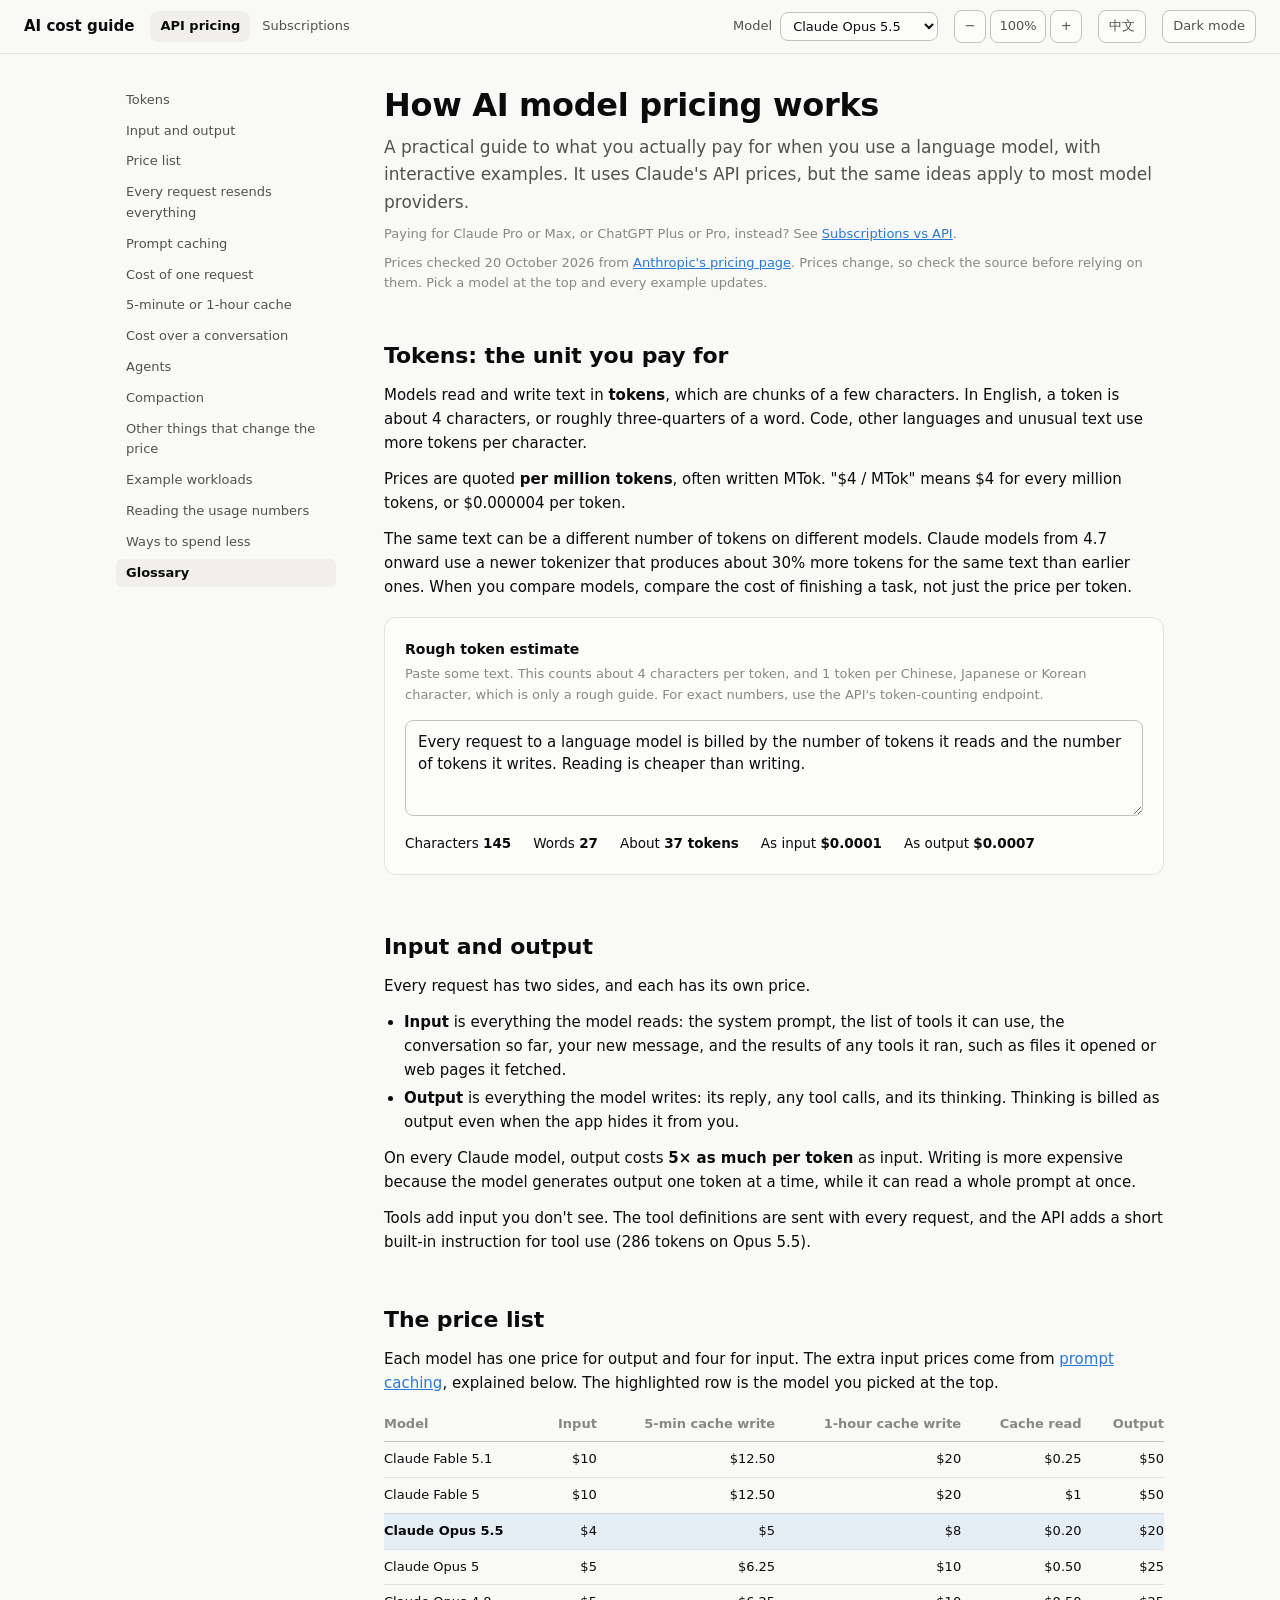
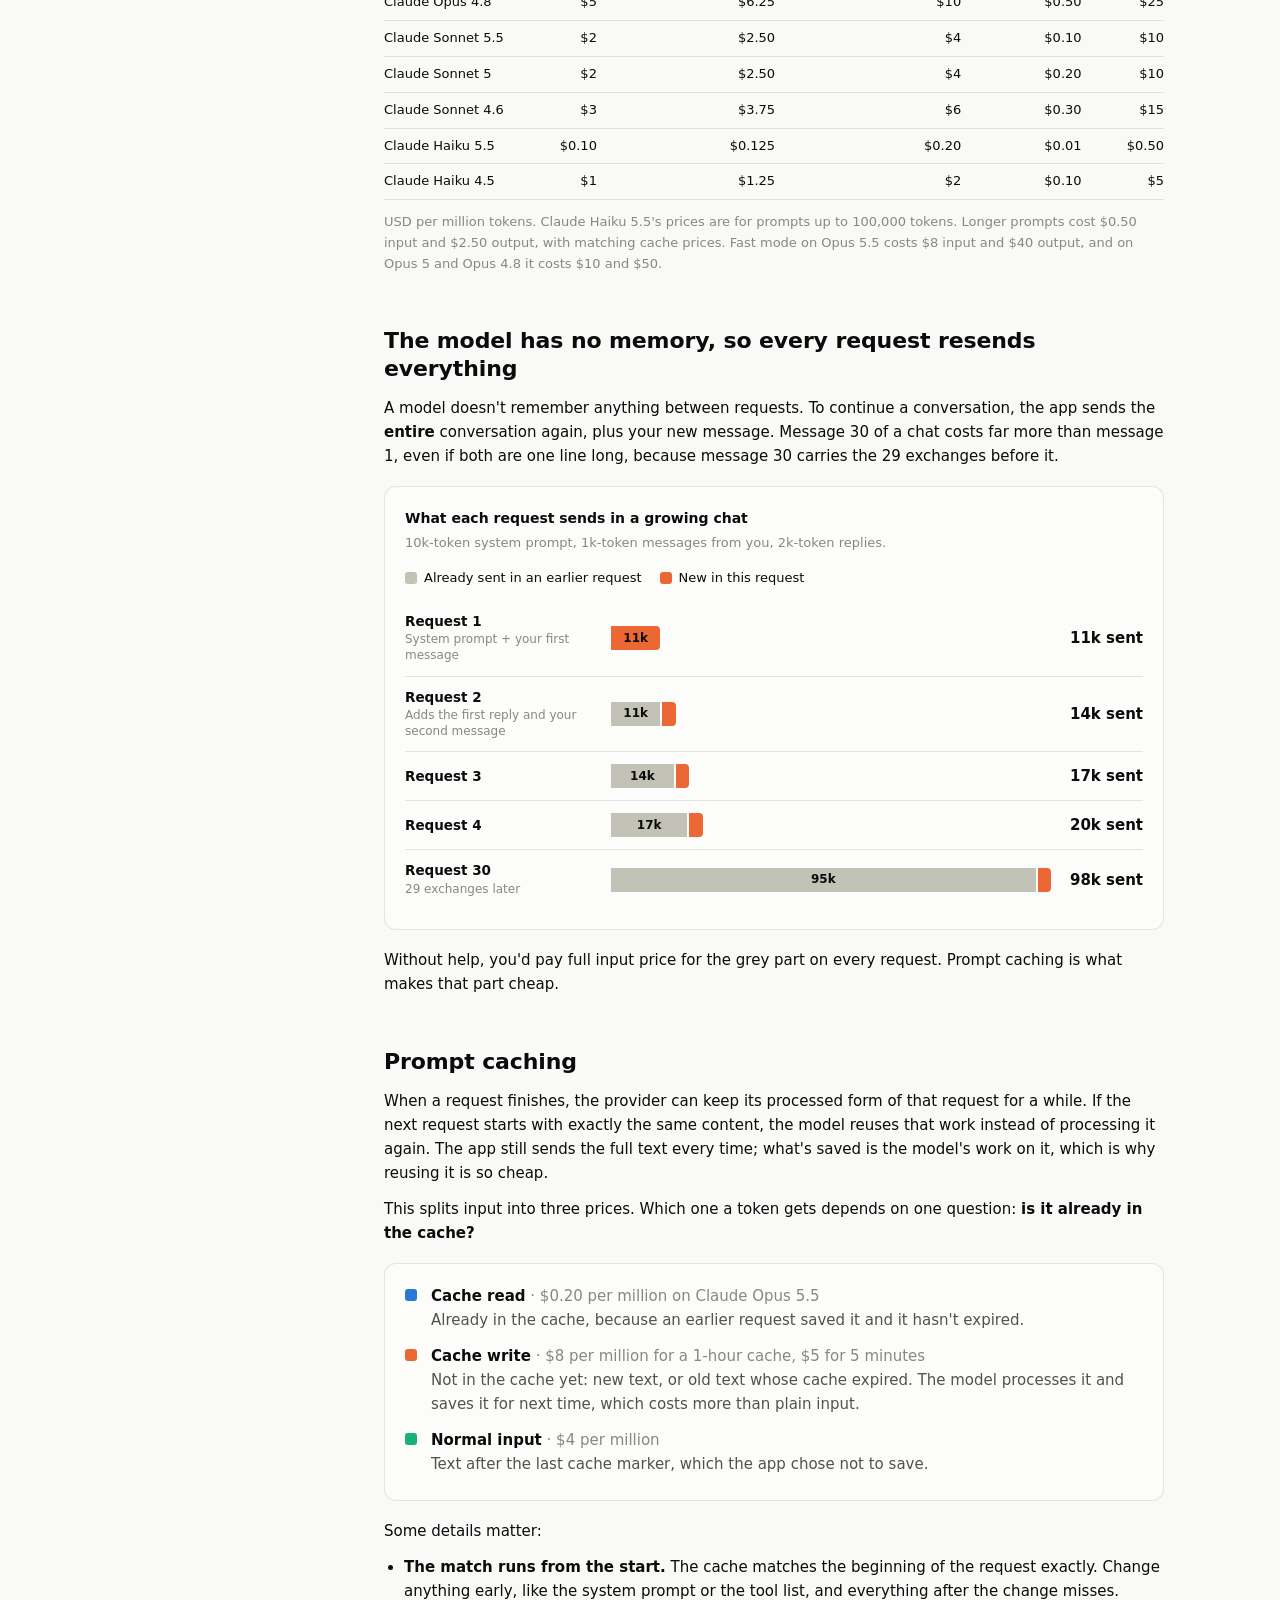
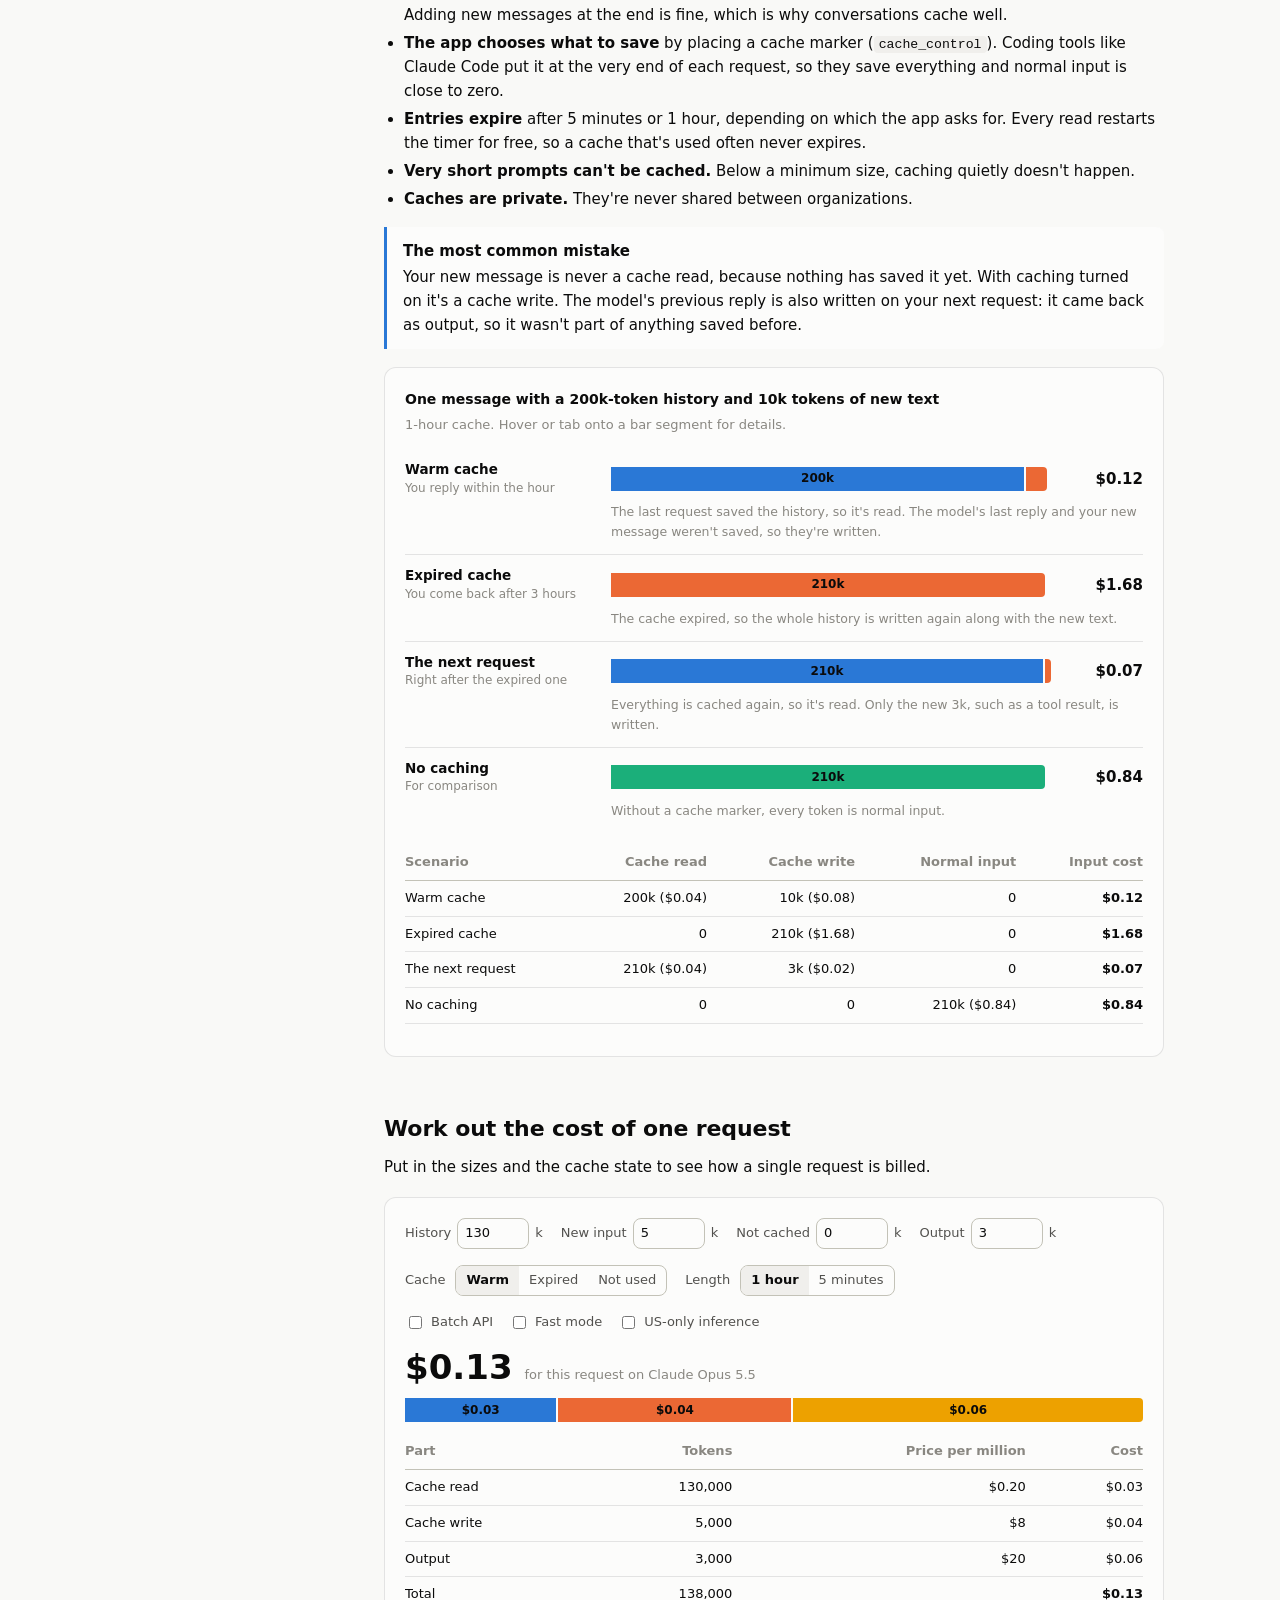
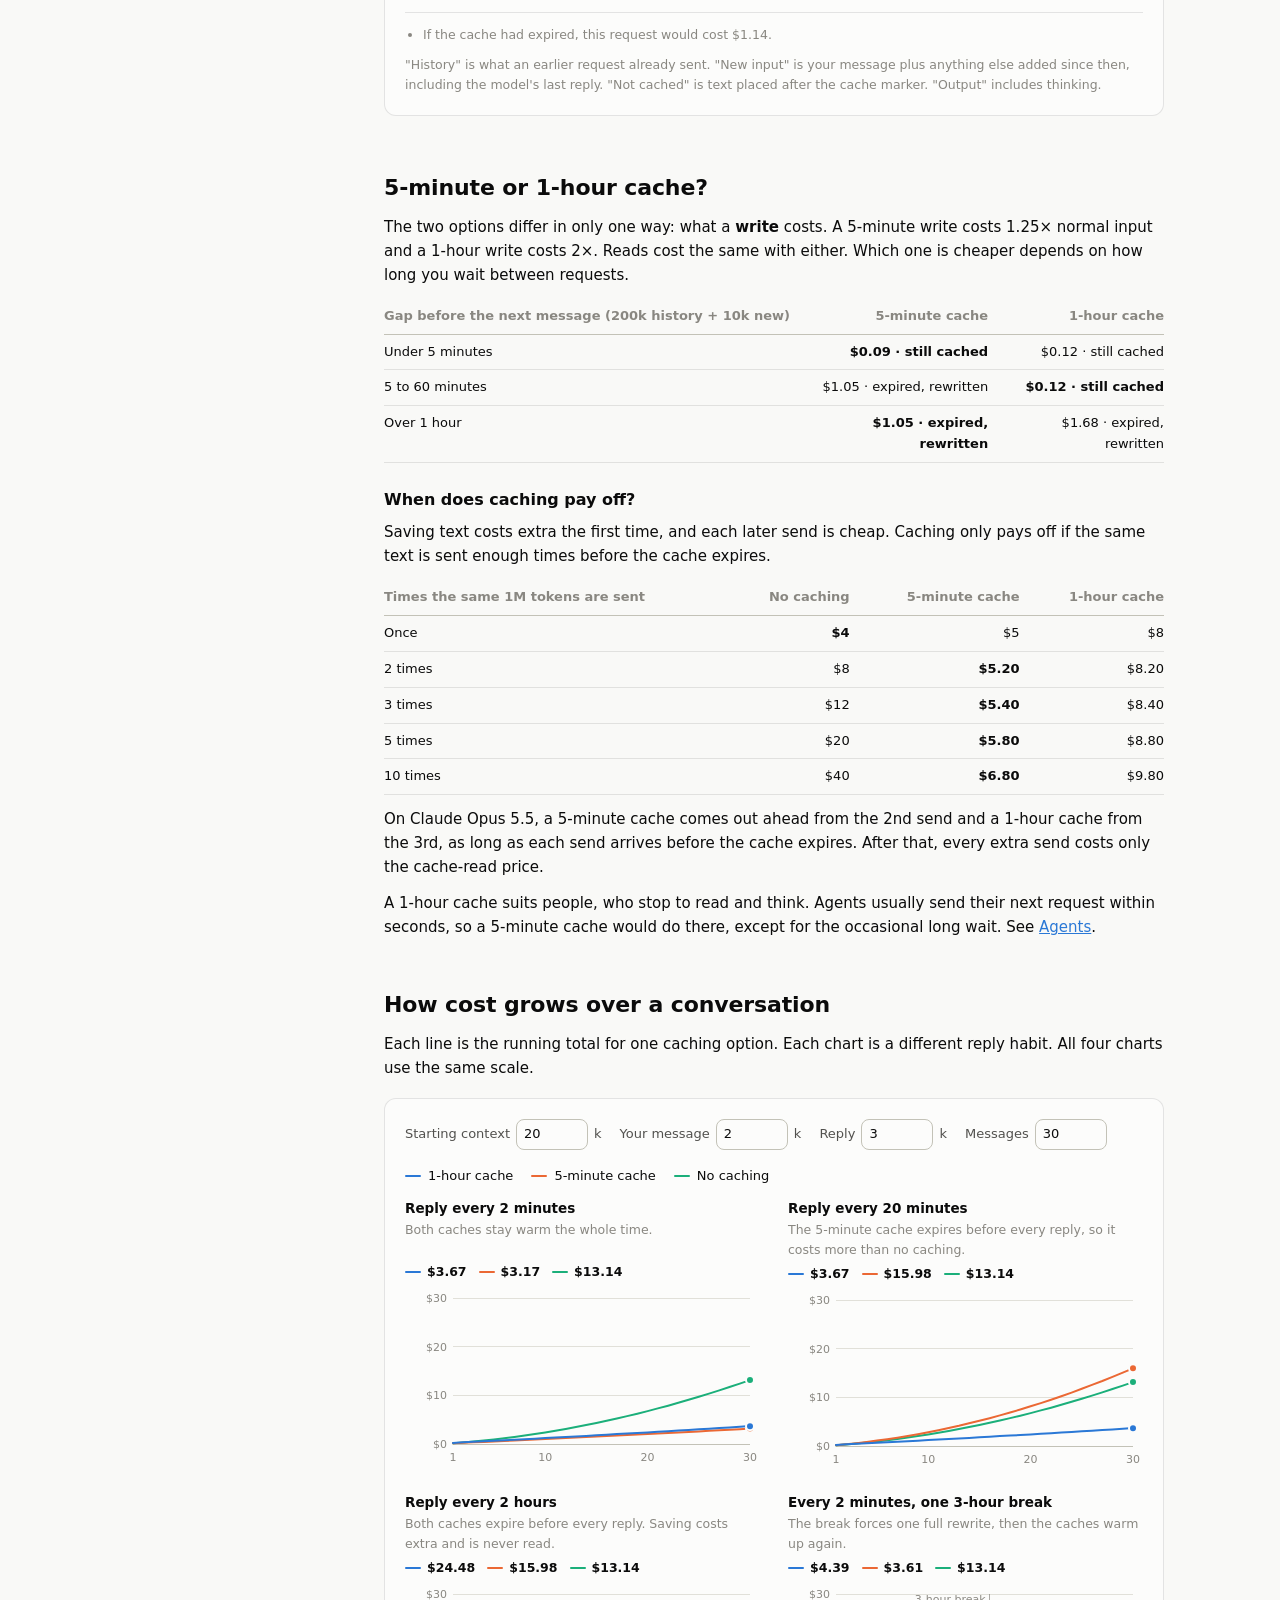
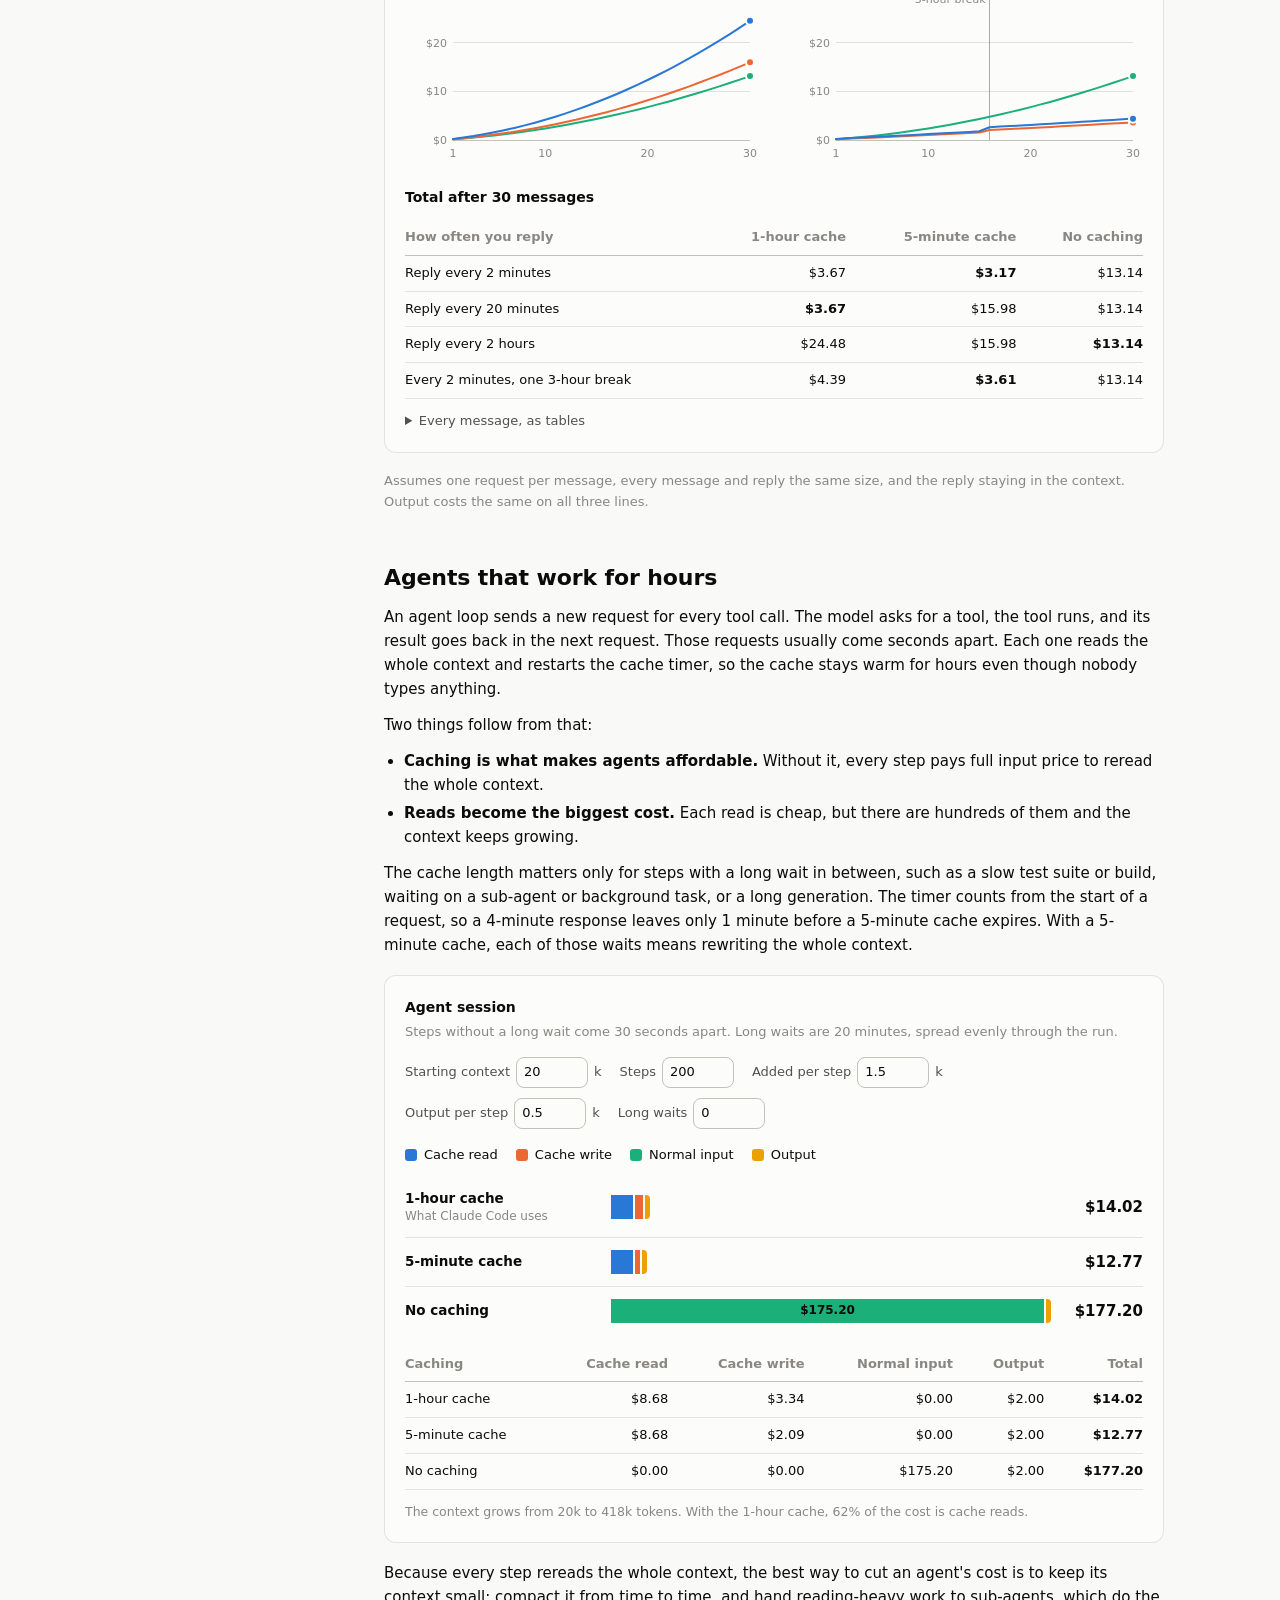
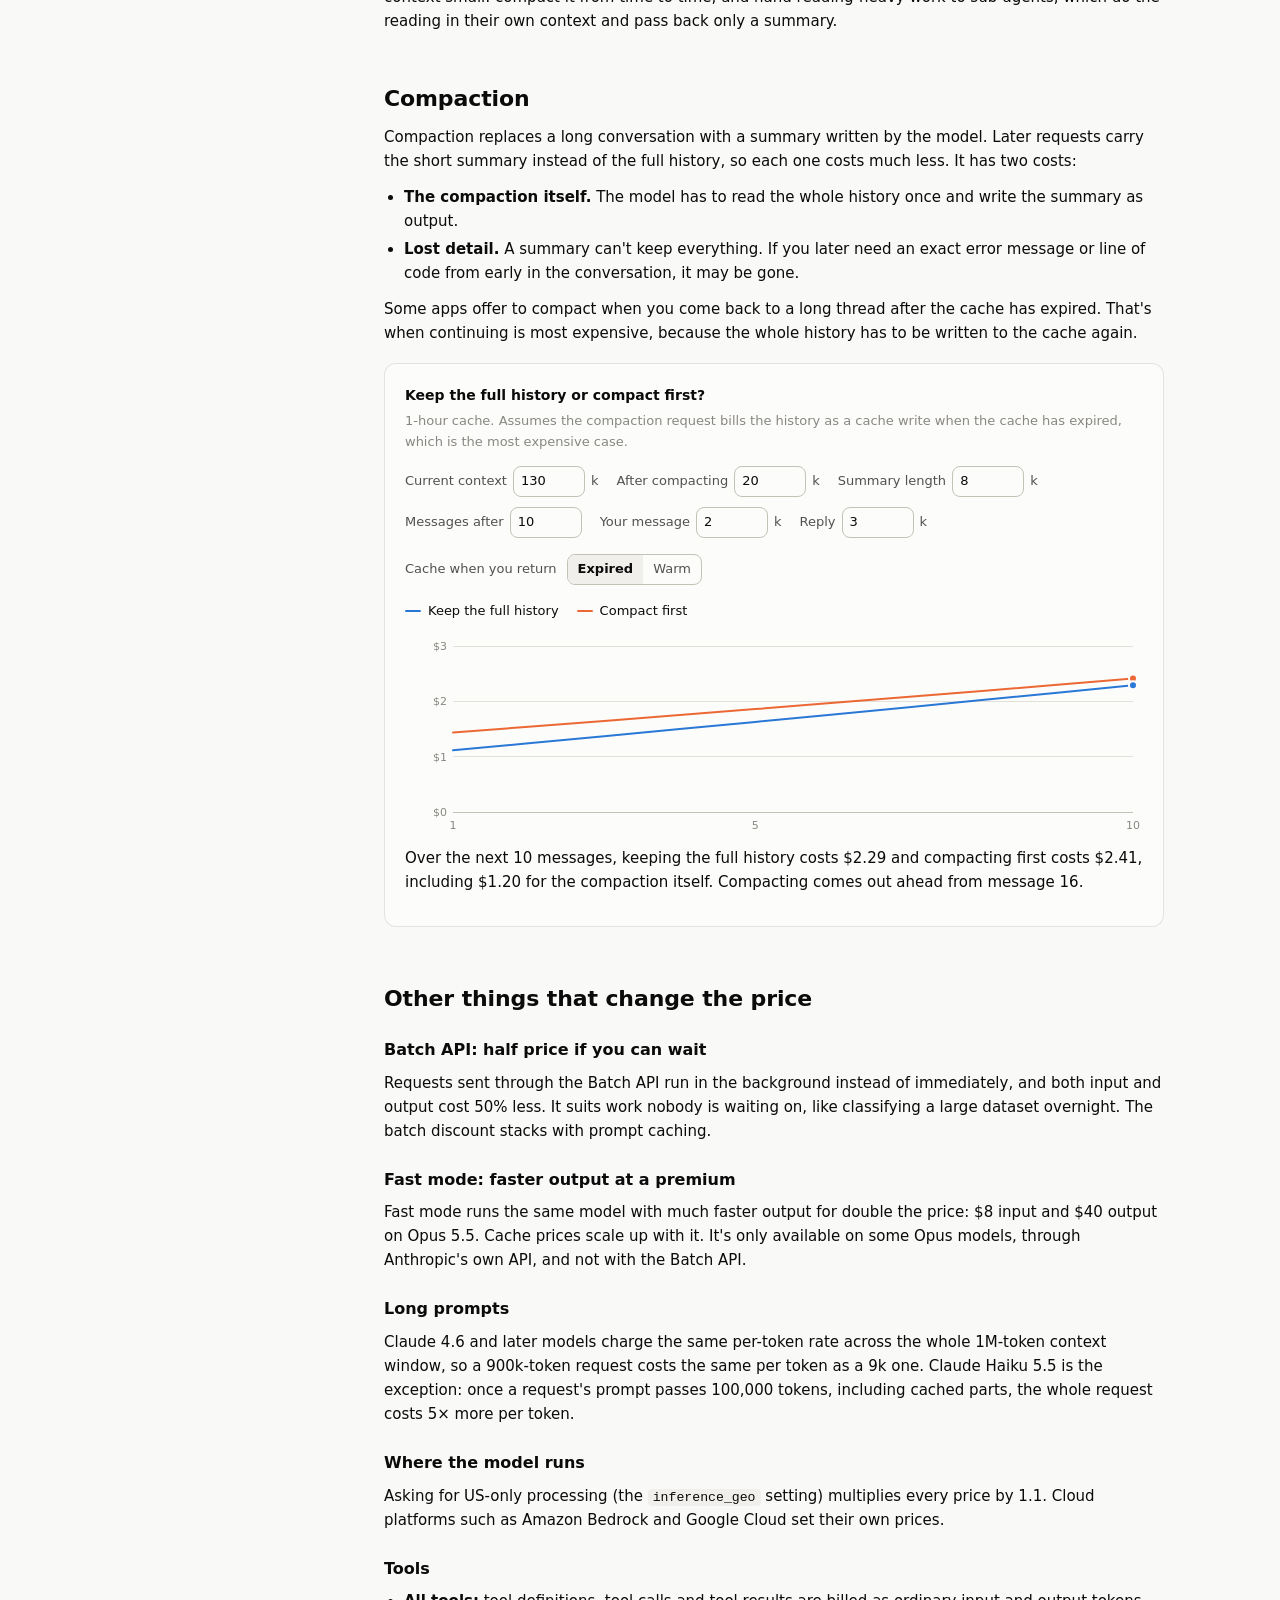
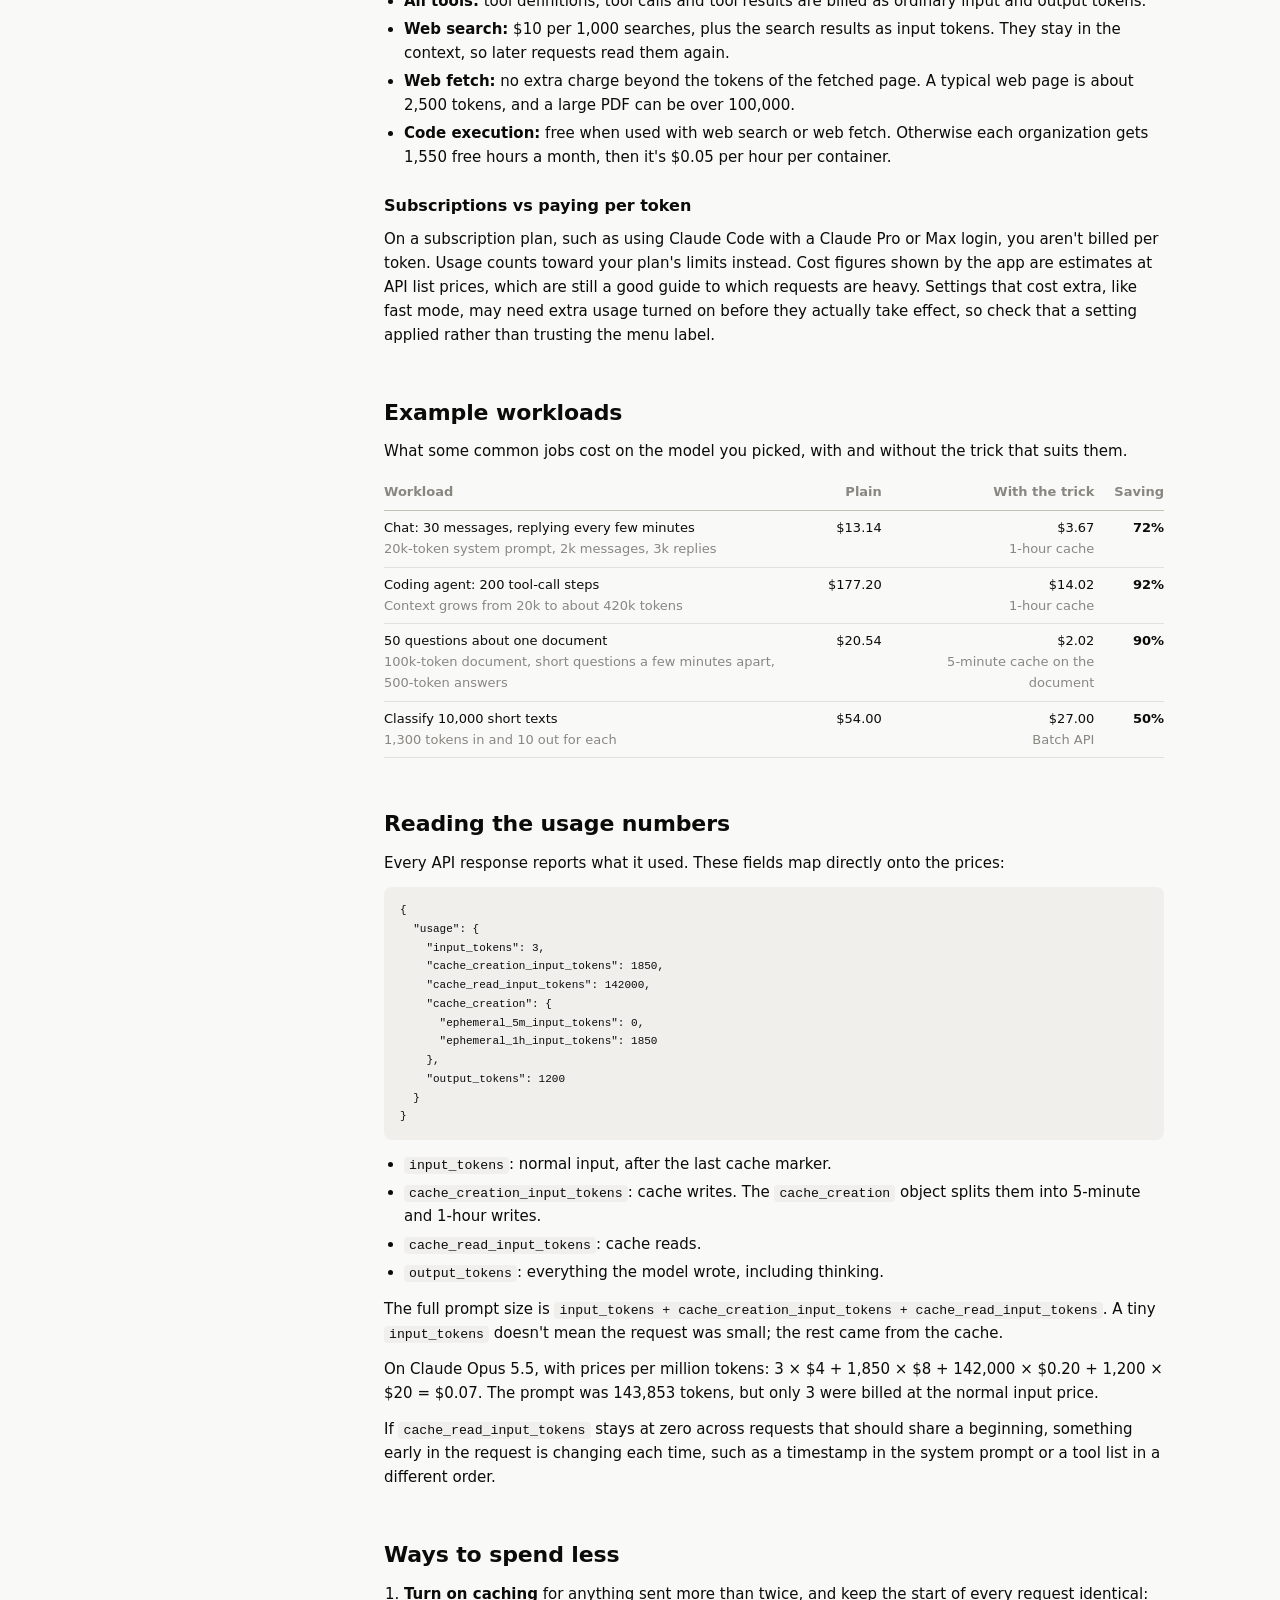
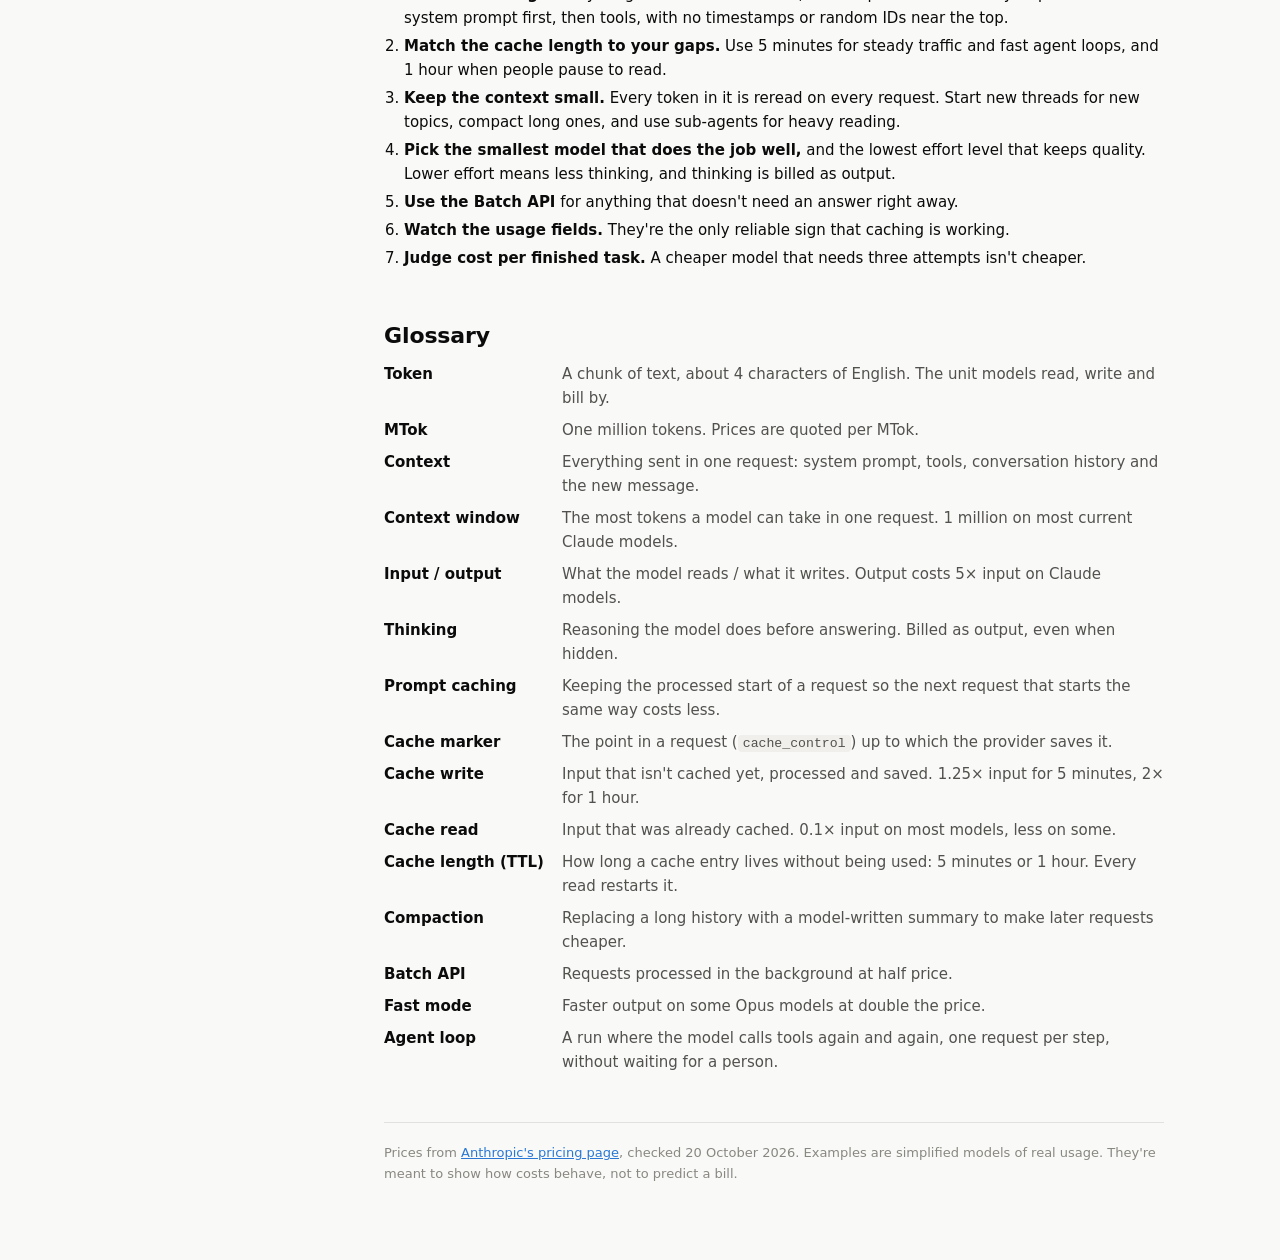
<file: index.html>
<!doctype html>
<html lang="en">
<head>
<meta charset="utf-8">
<meta name="viewport" content="width=device-width, initial-scale=1">
<title data-zh="AI 费用指南：AI 模型是怎么收费的">AI cost guide: how AI model pricing works</title>
<meta name="description" content="An interactive guide to how AI model pricing works, using Claude's API prices: tokens, input and output, prompt caching, conversations, agents, compaction and more.">
<link rel="stylesheet" href="css/styles.css">
<script src="js/boot.js"></script>
</head>
<body>

<header class="topbar">
  <a class="brand" href="index.html"><span lang="en">AI cost guide</span><span lang="zh-CN">AI 费用指南</span></a>
  <nav class="topnav" aria-label="Pages" data-zh-aria-label="页面"><a href="index.html" aria-current="page"><span lang="en">API pricing</span><span lang="zh-CN">API 定价</span></a><a href="subscriptions.html"><span lang="en">Subscriptions</span><span lang="zh-CN">订阅套餐</span></a></nav>
  <label><span lang="en">Model</span><span lang="zh-CN">模型</span> <select id="model-select" aria-label="Model used in every example" data-zh-aria-label="所有示例使用的模型"></select></label>
  <div class="tb-zoom" role="group" aria-label="Page zoom, shared by both pages" data-zh-aria-label="页面缩放，两个页面共用">
    <button class="icon-btn" id="zoom-out" type="button" aria-label="Zoom out" data-zh-aria-label="缩小" title="Zoom out (Ctrl/⌘ −)" data-zh-title="缩小（Ctrl/⌘ −）">−</button>
    <button class="icon-btn zval" id="zoom-val" type="button" title="Reset zoom to 100% (Ctrl/⌘ 0)" data-zh-title="恢复为 100%（Ctrl/⌘ 0）">100%</button>
    <button class="icon-btn" id="zoom-in" type="button" aria-label="Zoom in" data-zh-aria-label="放大" title="Zoom in (Ctrl/⌘ +)" data-zh-title="放大（Ctrl/⌘ +）">+</button>
  </div>
  <button class="icon-btn" id="lang-btn" type="button">中文</button>
  <button class="icon-btn" id="theme-btn" type="button">Dark mode</button>
</header>

<div class="layout" id="top">
  <nav class="toc" aria-label="Sections" data-zh-aria-label="章节">
    <ol>
      <li><a href="#tokens"><span lang="en">Tokens</span><span lang="zh-CN">Token</span></a></li>
      <li><a href="#input-output"><span lang="en">Input and output</span><span lang="zh-CN">输入与输出</span></a></li>
      <li><a href="#prices"><span lang="en">Price list</span><span lang="zh-CN">价格表</span></a></li>
      <li><a href="#resend"><span lang="en">Every request resends everything</span><span lang="zh-CN">每次请求都重发全部内容</span></a></li>
      <li><a href="#caching"><span lang="en">Prompt caching</span><span lang="zh-CN">提示词缓存</span></a></li>
      <li><a href="#calculator"><span lang="en">Cost of one request</span><span lang="zh-CN">单次请求的费用</span></a></li>
      <li><a href="#cache-length"><span lang="en">5-minute or 1-hour cache</span><span lang="zh-CN">5 分钟还是 1 小时缓存</span></a></li>
      <li><a href="#conversation"><span lang="en">Cost over a conversation</span><span lang="zh-CN">一段对话的累计费用</span></a></li>
      <li><a href="#agents"><span lang="en">Agents</span><span lang="zh-CN">智能体</span></a></li>
      <li><a href="#compaction"><span lang="en">Compaction</span><span lang="zh-CN">压缩上下文</span></a></li>
      <li><a href="#other-costs"><span lang="en">Other things that change the price</span><span lang="zh-CN">其他影响价格的因素</span></a></li>
      <li><a href="#examples"><span lang="en">Example workloads</span><span lang="zh-CN">常见任务示例</span></a></li>
      <li><a href="#usage"><span lang="en">Reading the usage numbers</span><span lang="zh-CN">看懂用量数字</span></a></li>
      <li><a href="#save"><span lang="en">Ways to spend less</span><span lang="zh-CN">省钱的办法</span></a></li>
      <li><a href="#glossary"><span lang="en">Glossary</span><span lang="zh-CN">术语表</span></a></li>
    </ol>
  </nav>

  <main>
    <div class="hero">
      <h1 lang="en">How AI model pricing works</h1>
      <h1 lang="zh-CN">AI 模型是怎么收费的</h1>
      <p lang="en">A practical guide to what you actually pay for when you use a language model, with interactive examples. It uses Claude's API prices, but the same ideas apply to most model providers.</p>
      <p lang="zh-CN">这是一份带交互示例的实用指南，讲清楚使用语言模型时你到底在为什么付费。文中用的是 Claude 的 API 价格，但同样的道理适用于大多数模型服务商。</p>
      <p class="meta" lang="en">Paying for Claude Pro or Max, or ChatGPT Plus or Pro, instead? See <a href="subscriptions.html">Subscriptions vs API</a>.</p>
      <p class="meta" lang="zh-CN">用的是 Claude Pro、Max，或 ChatGPT Plus、Pro 这类订阅？请看<a href="subscriptions.html">订阅与 API 对比</a>。</p>
      <p class="meta" lang="en">Prices checked <span class="checked-date"></span> from <a class="source-link" href="#">Anthropic's pricing page</a>. Prices change, so check the source before relying on them. Pick a model at the top and every example updates.</p>
      <p class="meta" lang="zh-CN">价格来自 <a class="source-link" href="#">Anthropic 定价页面</a>，核对于 <span class="checked-date"></span>。价格会变动，使用前请先查看原始来源。在顶部选择一个模型，所有示例都会随之更新。</p>
    </div>

    <!-- Tokens -->
    <section id="tokens">
      <h2 lang="en">Tokens: the unit you pay for</h2>
      <h2 lang="zh-CN">Token：计费的单位</h2>
      <p lang="en">Models read and write text in <b>tokens</b>, which are chunks of a few characters. In English, a token is about 4 characters, or roughly three-quarters of a word. Code, other languages and unusual text use more tokens per character.</p>
      <p lang="zh-CN">模型以 <b>token</b>（也叫“词元”）为单位读写文本，一个 token 就是由几个字符组成的一小段文本。英文里 1 个 token 大约是 4 个字符，约等于四分之三个单词。代码、其他语言和不常见的文本，每个字符要用更多 token：中文大约每个汉字 1 个 token。</p>
      <p lang="en">Prices are quoted <b>per million tokens</b>, often written MTok. "$4 / MTok" means $4 for every million tokens, or $0.000004 per token.</p>
      <p lang="zh-CN">价格按<b>每百万 token</b> 计算，常写作 MTok。“$4 / MTok”表示每一百万个 token 收 4 美元，也就是每个 token 0.000004 美元。</p>
      <p lang="en">The same text can be a different number of tokens on different models. Claude models from 4.7 onward use a newer tokenizer that produces about 30% more tokens for the same text than earlier ones. When you compare models, compare the cost of finishing a task, not just the price per token.</p>
      <p lang="zh-CN">同样的文本在不同模型上可能是不同数量的 token。Claude 4.7 及之后的模型使用了新的分词器，同样的文本会比以前的模型多出约 30% 的 token。比较模型时，要比较完成一项任务的总费用，而不只是每个 token 的单价。</p>
      <div class="panel">
        <p class="panel-title" lang="en">Rough token estimate</p>
        <p class="panel-title" lang="zh-CN">粗略估算 token 数</p>
        <p class="panel-sub" lang="en">Paste some text. This counts about 4 characters per token, and 1 token per Chinese, Japanese or Korean character, which is only a rough guide. For exact numbers, use the API's token-counting endpoint.</p>
        <p class="panel-sub" lang="zh-CN">粘贴一段文本试试。这里按约 4 个字符 1 个 token、每个汉字（或日文、韩文字符）1 个 token 来估算，只能作粗略参考。如需精确数字，请使用 API 的 token 计数接口。</p>
        <textarea id="tok-text" aria-label="Text to estimate" data-zh-aria-label="要估算的文本" data-zh="每次调用语言模型，都按它读取的 token 数和写出的 token 数计费。读取比写出便宜。">Every request to a language model is billed by the number of tokens it reads and the number of tokens it writes. Reading is cheaper than writing.</textarea>
        <div class="estimate" id="tok-out" aria-live="polite"></div>
      </div>
    </section>

    <!-- Input and output -->
    <section id="input-output">
      <h2 lang="en">Input and output</h2>
      <h2 lang="zh-CN">输入与输出</h2>
      <p lang="en">Every request has two sides, and each has its own price.</p>
      <p lang="zh-CN">每次请求都分成两部分，各有各的价格。</p>
      <ul class="plain" lang="en">
        <li><b>Input</b> is everything the model reads: the system prompt, the list of tools it can use, the conversation so far, your new message, and the results of any tools it ran, such as files it opened or web pages it fetched.</li>
        <li><b>Output</b> is everything the model writes: its reply, any tool calls, and its thinking. Thinking is billed as output even when the app hides it from you.</li>
      </ul>
      <ul class="plain" lang="zh-CN">
        <li><b>输入</b>是模型读取的所有内容：系统提示词、它能使用的工具列表、之前的对话、你的新消息，以及它运行过的工具返回的结果，比如它打开的文件或抓取的网页。</li>
        <li><b>输出</b>是模型写出的所有内容：它的回复、工具调用，以及它的思考过程。即使应用把思考过程隐藏起来不给你看，它也按输出计费。</li>
      </ul>
      <p lang="en">On every Claude model, output costs <b>5× as much per token</b> as input. Writing is more expensive because the model generates output one token at a time, while it can read a whole prompt at once.</p>
      <p lang="zh-CN">在所有 Claude 模型上，输出的<b>单价都是输入的 5 倍</b>。写比读贵，是因为模型生成输出时只能一个 token 一个 token 地写，而读取提示词时可以一次读完一整段。</p>
      <p lang="en">Tools add input you don't see. The tool definitions are sent with every request, and the API adds a short built-in instruction for tool use (286 tokens on Opus 5.5).</p>
      <p lang="zh-CN">工具还会带来你看不见的输入。每次请求都会附带工具定义，API 还会额外加上一段简短的内置工具使用说明（在 Opus 5.5 上是 286 个 token）。</p>
    </section>

    <!-- Prices -->
    <section id="prices">
      <h2 lang="en">The price list</h2>
      <h2 lang="zh-CN">价格表</h2>
      <p lang="en">Each model has one price for output and four for input. The extra input prices come from <a href="#caching">prompt caching</a>, explained below. The highlighted row is the model you picked at the top.</p>
      <p lang="zh-CN">每个模型有一个输出价格和四个输入价格。多出来的几个输入价格来自<a href="#caching">提示词缓存</a>，下文会解释。高亮的那一行就是你在顶部选择的模型。</p>
      <div class="table-wrap">
        <table aria-label="Claude API prices per million tokens" data-zh-aria-label="Claude API 价格（每百万 token）">
          <thead><tr><th><span lang="en">Model</span><span lang="zh-CN">模型</span></th><th><span lang="en">Input</span><span lang="zh-CN">输入</span></th><th><span lang="en">5-min cache write</span><span lang="zh-CN">5 分钟缓存写入</span></th><th><span lang="en">1-hour cache write</span><span lang="zh-CN">1 小时缓存写入</span></th><th><span lang="en">Cache read</span><span lang="zh-CN">缓存读取</span></th><th><span lang="en">Output</span><span lang="zh-CN">输出</span></th></tr></thead>
          <tbody id="price-body"></tbody>
        </table>
      </div>
      <p class="muted" style="font-size:13px" lang="en">USD per million tokens. Claude Haiku 5.5's prices are for prompts up to 100,000 tokens. Longer prompts cost $0.50 input and $2.50 output, with matching cache prices. Fast mode on Opus 5.5 costs $8 input and $40 output, and on Opus 5 and Opus 4.8 it costs $10 and $50.</p>
      <p class="muted" style="font-size:13px" lang="zh-CN">单位为美元/每百万 token。Claude Haiku 5.5 的价格适用于 100,000 token 以内的提示词，更长的提示词输入 $0.50、输出 $2.50，缓存价格也相应提高。快速模式在 Opus 5.5 上输入 $8、输出 $40，在 Opus 5 和 Opus 4.8 上为 $10 和 $50。</p>
    </section>

    <!-- Resend -->
    <section id="resend">
      <h2 lang="en">The model has no memory, so every request resends everything</h2>
      <h2 lang="zh-CN">模型没有记忆，所以每次请求都要重发全部内容</h2>
      <p lang="en">A model doesn't remember anything between requests. To continue a conversation, the app sends the <b>entire</b> conversation again, plus your new message. Message 30 of a chat costs far more than message 1, even if both are one line long, because message 30 carries the 29 exchanges before it.</p>
      <p lang="zh-CN">模型在两次请求之间什么都不记得。要继续一段对话，应用会把<b>整段</b>对话连同你的新消息再发送一遍。所以聊天里的第 30 条消息比第 1 条贵得多，哪怕两条都只有一行字，因为第 30 条消息带着前面 29 轮的往来。</p>
      <div class="panel">
        <p class="panel-title" lang="en">What each request sends in a growing chat</p>
        <p class="panel-title" lang="zh-CN">对话越来越长时，每次请求发送了什么</p>
        <p class="panel-sub" lang="en">10k-token system prompt, 1k-token messages from you, 2k-token replies.</p>
        <p class="panel-sub" lang="zh-CN">系统提示词 10k token，你的每条消息 1k token，每条回复 2k token。</p>
        <div class="legend">
          <span><i class="key-rect" style="background:var(--before)"></i><span lang="en">Already sent in an earlier request</span><span lang="zh-CN">之前的请求已经发送过</span></span>
          <span><i class="key-rect" style="background:var(--c-new)"></i><span lang="en">New in this request</span><span lang="zh-CN">这次请求新增的</span></span>
        </div>
        <div class="bar-rows" id="resend-bars"></div>
      </div>
      <p lang="en">Without help, you'd pay full input price for the grey part on every request. Prompt caching is what makes that part cheap.</p>
      <p lang="zh-CN">如果什么都不做，每次请求都要为灰色部分付全价的输入费用。提示词缓存就是让这部分变便宜的办法。</p>
    </section>

    <!-- Caching -->
    <section id="caching">
      <h2 lang="en">Prompt caching</h2>
      <h2 lang="zh-CN">提示词缓存</h2>
      <p lang="en">When a request finishes, the provider can keep its processed form of that request for a while. If the next request starts with exactly the same content, the model reuses that work instead of processing it again. The app still sends the full text every time; what's saved is the model's work on it, which is why reusing it is so cheap.</p>
      <p lang="zh-CN">一次请求完成后，服务商可以把这次请求处理后的结果保留一段时间。如果下一次请求的开头内容完全相同，模型就直接复用这些处理结果，不必重新处理。应用每次仍然会发送完整的文本；省下来的是模型处理这些文本的工作，所以复用起来非常便宜。</p>
      <p lang="en">This splits input into three prices. Which one a token gets depends on one question: <b>is it already in the cache?</b></p>
      <p lang="zh-CN">这样一来，输入就分成了三种价格。一个 token 按哪种价格计费，只取决于一个问题：<b>它是否已经在缓存里？</b></p>
      <div class="panel">
        <ul class="rules">
          <li><i class="key-rect" style="background:var(--c-read)"></i><div lang="en"><b>Cache read</b> <span class="muted num" data-rate="read"></span><br><span class="ink-2">Already in the cache, because an earlier request saved it and it hasn't expired.</span></div><div lang="zh-CN"><b>缓存读取</b> <span class="muted num" data-rate="read"></span><br><span class="ink-2">已经在缓存里：之前的请求保存过它，而且还没过期。</span></div></li>
          <li><i class="key-rect" style="background:var(--c-write)"></i><div lang="en"><b>Cache write</b> <span class="muted num" data-rate="w1"></span><br><span class="ink-2">Not in the cache yet: new text, or old text whose cache expired. The model processes it and saves it for next time, which costs more than plain input.</span></div><div lang="zh-CN"><b>缓存写入</b> <span class="muted num" data-rate="w1"></span><br><span class="ink-2">还不在缓存里：新的文本，或者缓存已经过期的旧文本。模型处理它并保存下来供下次使用，所以比普通输入更贵。</span></div></li>
          <li><i class="key-rect" style="background:var(--c-normal)"></i><div lang="en"><b>Normal input</b> <span class="muted num" data-rate="input"></span><br><span class="ink-2">Text after the last cache marker, which the app chose not to save.</span></div><div lang="zh-CN"><b>普通输入</b> <span class="muted num" data-rate="input"></span><br><span class="ink-2">最后一个缓存标记之后的文本，应用选择不保存这部分。</span></div></li>
        </ul>
      </div>
      <p lang="en">Some details matter:</p>
      <p lang="zh-CN">有几个细节很重要：</p>
      <ul class="plain" lang="en">
        <li><b>The match runs from the start.</b> The cache matches the beginning of the request exactly. Change anything early, like the system prompt or the tool list, and everything after the change misses. Adding new messages at the end is fine, which is why conversations cache well.</li>
        <li><b>The app chooses what to save</b> by placing a cache marker (<code>cache_control</code>). Coding tools like Claude Code put it at the very end of each request, so they save everything and normal input is close to zero.</li>
        <li><b>Entries expire</b> after 5 minutes or 1 hour, depending on which the app asks for. Every read restarts the timer for free, so a cache that's used often never expires.</li>
        <li><b>Very short prompts can't be cached.</b> Below a minimum size, caching quietly doesn't happen.</li>
        <li><b>Caches are private.</b> They're never shared between organizations.</li>
      </ul>
      <ul class="plain" lang="zh-CN">
        <li><b>从开头开始匹配。</b>缓存要求请求的开头部分完全一致。只要前面有任何改动，比如改了系统提示词或工具列表，改动之后的所有内容都无法命中缓存。在末尾追加新消息没有问题，所以对话的缓存效果很好。</li>
        <li><b>由应用决定保存什么</b>，方法是放置一个缓存标记（<code>cache_control</code>）。像 Claude Code 这样的编程工具会把它放在每次请求的最末尾，所以会保存全部内容，普通输入几乎为零。</li>
        <li><b>缓存会过期</b>，过期时间是 5 分钟或 1 小时，取决于应用选择哪一种。每次读取都会免费重新计时，所以经常使用的缓存永远不会过期。</li>
        <li><b>太短的提示词无法缓存。</b>低于最小长度时，缓存会悄悄地不生效。</li>
        <li><b>缓存是私有的。</b>不同组织之间从不共享缓存。</li>
      </ul>
      <div class="callout" lang="en">
        <strong>The most common mistake</strong>
        Your new message is never a cache read, because nothing has saved it yet. With caching turned on it's a cache write. The model's previous reply is also written on your next request: it came back as output, so it wasn't part of anything saved before.
      </div>
      <div class="callout" lang="zh-CN">
        <strong>最常见的误解</strong>
        你的新消息永远不会是缓存读取，因为还没有任何请求保存过它。开启缓存后，它算作缓存写入。模型的上一条回复也会在你下一次请求时被写入缓存：它是作为输出返回的，所以不在之前保存过的任何内容里。
      </div>
      <div class="panel">
        <p class="panel-title" lang="en">One message with a 200k-token history and 10k tokens of new text</p>
        <p class="panel-title" lang="zh-CN">一条消息：200k token 的历史记录，加上 10k token 的新文本</p>
        <p class="panel-sub" lang="en">1-hour cache. Hover or tab onto a bar segment for details.</p>
        <p class="panel-sub" lang="zh-CN">1 小时缓存。把鼠标移到条形的某一段上（或用 Tab 键选中）可查看详情。</p>
        <div class="bar-rows" id="scenario-bars"></div>
        <div class="table-wrap">
          <table aria-label="Token split and cost per scenario" data-zh-aria-label="各场景的 token 构成和费用">
            <thead><tr><th><span lang="en">Scenario</span><span lang="zh-CN">场景</span></th><th><span lang="en">Cache read</span><span lang="zh-CN">缓存读取</span></th><th><span lang="en">Cache write</span><span lang="zh-CN">缓存写入</span></th><th><span lang="en">Normal input</span><span lang="zh-CN">普通输入</span></th><th><span lang="en">Input cost</span><span lang="zh-CN">输入费用</span></th></tr></thead>
            <tbody id="scenario-body"></tbody>
          </table>
        </div>
      </div>
    </section>

    <!-- Calculator -->
    <section id="calculator">
      <h2 lang="en">Work out the cost of one request</h2>
      <h2 lang="zh-CN">算一算单次请求的费用</h2>
      <p lang="en">Put in the sizes and the cache state to see how a single request is billed.</p>
      <p lang="zh-CN">填入各部分的大小和缓存状态，看看一次请求是怎么计费的。</p>
      <div class="panel">
        <div class="controls">
          <label><span lang="en">History</span><span lang="zh-CN">历史记录</span> <input type="number" id="calc-history" value="130" min="0" max="1000" step="10"> k</label>
          <label><span lang="en">New input</span><span lang="zh-CN">新输入</span> <input type="number" id="calc-new" value="5" min="0" max="1000" step="1"> k</label>
          <label><span lang="en">Not cached</span><span lang="zh-CN">不缓存</span> <input type="number" id="calc-tail" value="0" min="0" max="1000" step="1"> k</label>
          <label><span lang="en">Output</span><span lang="zh-CN">输出</span> <input type="number" id="calc-output" value="3" min="0" max="128" step="1"> k</label>
        </div>
        <div class="controls">
          <fieldset><legend><span lang="en">Cache</span><span lang="zh-CN">缓存</span></legend>
            <span class="seg-btns">
              <label><input type="radio" name="calc-state" value="warm" checked><span><span lang="en">Warm</span><span lang="zh-CN">有效</span></span></label>
              <label><input type="radio" name="calc-state" value="expired"><span><span lang="en">Expired</span><span lang="zh-CN">已过期</span></span></label>
              <label><input type="radio" name="calc-state" value="none"><span><span lang="en">Not used</span><span lang="zh-CN">不使用</span></span></label>
            </span>
          </fieldset>
          <fieldset><legend><span lang="en">Length</span><span lang="zh-CN">时长</span></legend>
            <span class="seg-btns">
              <label><input type="radio" name="calc-ttl" value="1h" checked><span><span lang="en">1 hour</span><span lang="zh-CN">1 小时</span></span></label>
              <label><input type="radio" name="calc-ttl" value="5m"><span><span lang="en">5 minutes</span><span lang="zh-CN">5 分钟</span></span></label>
            </span>
          </fieldset>
        </div>
        <div class="controls checks">
          <label><input type="checkbox" id="calc-batch"> <span lang="en">Batch API</span><span lang="zh-CN">批处理 API</span></label>
          <label><input type="checkbox" id="calc-fast"> <span lang="en">Fast mode</span><span lang="zh-CN">快速模式</span></label>
          <label><input type="checkbox" id="calc-us"> <span lang="en">US-only inference</span><span lang="zh-CN">仅在美国推理</span></label>
        </div>
        <div class="result"><span class="big num" id="calc-total"></span><span class="big-label" id="calc-label"></span></div>
        <div id="calc-bar"></div>
        <div class="table-wrap">
          <table aria-label="Cost breakdown" data-zh-aria-label="费用明细">
            <thead><tr><th><span lang="en">Part</span><span lang="zh-CN">部分</span></th><th><span lang="en">Tokens</span><span lang="zh-CN">Token 数</span></th><th><span lang="en">Price per million</span><span lang="zh-CN">每百万价格</span></th><th><span lang="en">Cost</span><span lang="zh-CN">费用</span></th></tr></thead>
            <tbody id="calc-body"></tbody>
          </table>
        </div>
        <ul class="notes" id="calc-notes"></ul>
        <p class="muted" style="font-size:12.5px;margin:10px 0 0" lang="en">"History" is what an earlier request already sent. "New input" is your message plus anything else added since then, including the model's last reply. "Not cached" is text placed after the cache marker. "Output" includes thinking.</p>
        <p class="muted" style="font-size:12.5px;margin:10px 0 0" lang="zh-CN">“历史记录”是之前的请求已经发送过的内容。“新输入”是你的消息以及此后新增的其他内容，包括模型的上一条回复。“不缓存”是放在缓存标记之后的文本。“输出”包含思考内容。</p>
      </div>
    </section>

    <!-- Cache length -->
    <section id="cache-length">
      <h2 lang="en">5-minute or 1-hour cache?</h2>
      <h2 lang="zh-CN">选 5 分钟缓存还是 1 小时缓存？</h2>
      <p lang="en">The two options differ in only one way: what a <b>write</b> costs. A 5-minute write costs 1.25× normal input and a 1-hour write costs 2×. Reads cost the same with either. Which one is cheaper depends on how long you wait between requests.</p>
      <p lang="zh-CN">两种选项只有一个区别：<b>写入</b>的价格。5 分钟缓存的写入价格是普通输入的 1.25 倍，1 小时缓存是 2 倍。两者的读取价格相同。哪个更便宜，取决于你两次请求之间隔多久。</p>
      <div class="table-wrap">
        <table aria-label="Cost by gap between messages" data-zh-aria-label="按消息间隔计算的费用">
          <thead><tr><th><span lang="en">Gap before the next message (200k history + 10k new)</span><span lang="zh-CN">距下一条消息的间隔（200k 历史记录 + 10k 新内容）</span></th><th><span lang="en">5-minute cache</span><span lang="zh-CN">5 分钟缓存</span></th><th><span lang="en">1-hour cache</span><span lang="zh-CN">1 小时缓存</span></th></tr></thead>
          <tbody id="gap-body"></tbody>
        </table>
      </div>
      <h3 lang="en">When does caching pay off?</h3>
      <h3 lang="zh-CN">缓存什么时候才划算？</h3>
      <p lang="en">Saving text costs extra the first time, and each later send is cheap. Caching only pays off if the same text is sent enough times before the cache expires.</p>
      <p lang="zh-CN">第一次保存文本要多花钱，之后每次发送都很便宜。只有在缓存过期前把同样的文本发送足够多次，缓存才划算。</p>
      <div class="table-wrap">
        <table aria-label="Cost of sending the same million tokens several times" data-zh-aria-label="同样的一百万 token 发送多次的费用">
          <thead><tr><th><span lang="en">Times the same 1M tokens are sent</span><span lang="zh-CN">同样的 1M token 发送次数</span></th><th><span lang="en">No caching</span><span lang="zh-CN">不缓存</span></th><th><span lang="en">5-minute cache</span><span lang="zh-CN">5 分钟缓存</span></th><th><span lang="en">1-hour cache</span><span lang="zh-CN">1 小时缓存</span></th></tr></thead>
          <tbody id="breakeven-body"></tbody>
        </table>
      </div>
      <p id="breakeven-text"></p>
      <p lang="en">A 1-hour cache suits people, who stop to read and think. Agents usually send their next request within seconds, so a 5-minute cache would do there, except for the occasional long wait. See <a href="#agents">Agents</a>.</p>
      <p lang="zh-CN">1 小时缓存适合人来用，因为人会停下来阅读和思考。智能体通常几秒内就会发出下一个请求，所以用 5 分钟缓存就够了，除非偶尔有很长的等待。参见<a href="#agents">智能体</a>。</p>
    </section>

    <!-- Conversation -->
    <section id="conversation">
      <h2 lang="en">How cost grows over a conversation</h2>
      <h2 lang="zh-CN">一段对话的费用是怎么增长的</h2>
      <p lang="en">Each line is the running total for one caching option. Each chart is a different reply habit. All four charts use the same scale.</p>
      <p lang="zh-CN">每条线是一种缓存选项的累计费用，每张图代表一种回复习惯。四张图使用相同的刻度。</p>
      <div class="panel">
        <div class="controls">
          <label><span lang="en">Starting context</span><span lang="zh-CN">初始上下文</span> <input type="number" id="conv-start" value="20" min="0" max="900" step="5"> k</label>
          <label><span lang="en">Your message</span><span lang="zh-CN">你的消息</span> <input type="number" id="conv-user" value="2" min="0.1" max="100" step="1"> k</label>
          <label><span lang="en">Reply</span><span lang="zh-CN">回复</span> <input type="number" id="conv-reply" value="3" min="0.1" max="100" step="1"> k</label>
          <label><span lang="en">Messages</span><span lang="zh-CN">消息数</span> <input type="number" id="conv-n" value="30" min="2" max="200" step="5"></label>
        </div>
        <div class="legend">
          <span><i class="key-line" style="background:var(--c-h1)"></i><span lang="en">1-hour cache</span><span lang="zh-CN">1 小时缓存</span></span>
          <span><i class="key-line" style="background:var(--c-m5)"></i><span lang="en">5-minute cache</span><span lang="zh-CN">5 分钟缓存</span></span>
          <span><i class="key-line" style="background:var(--c-none)"></i><span lang="en">No caching</span><span lang="zh-CN">不缓存</span></span>
        </div>
        <div class="multiples" id="conv-charts"></div>
        <h3 id="conv-sum-h" style="font-size:14px"></h3>
        <div class="table-wrap">
          <table aria-labelledby="conv-sum-h">
            <thead><tr><th><span lang="en">How often you reply</span><span lang="zh-CN">回复频率</span></th><th><span lang="en">1-hour cache</span><span lang="zh-CN">1 小时缓存</span></th><th><span lang="en">5-minute cache</span><span lang="zh-CN">5 分钟缓存</span></th><th><span lang="en">No caching</span><span lang="zh-CN">不缓存</span></th></tr></thead>
            <tbody id="conv-body"></tbody>
          </table>
        </div>
        <details><summary><span lang="en">Every message, as tables</span><span lang="zh-CN">每条消息的明细表</span></summary><div id="conv-detail"></div></details>
      </div>
      <p class="muted" style="font-size:13px" lang="en">Assumes one request per message, every message and reply the same size, and the reply staying in the context. Output costs the same on all three lines.</p>
      <p class="muted" style="font-size:13px" lang="zh-CN">假设每条消息对应一次请求，每条消息和每条回复大小都相同，并且回复会留在上下文中。三条线的输出费用相同。</p>
    </section>

    <!-- Agents -->
    <section id="agents">
      <h2 lang="en">Agents that work for hours</h2>
      <h2 lang="zh-CN">连续工作几个小时的智能体</h2>
      <p lang="en">An agent loop sends a new request for every tool call. The model asks for a tool, the tool runs, and its result goes back in the next request. Those requests usually come seconds apart. Each one reads the whole context and restarts the cache timer, so the cache stays warm for hours even though nobody types anything.</p>
      <p lang="zh-CN">智能体（Agent）循环每调用一次工具就发送一次新请求：模型要求调用某个工具，工具运行，结果放进下一次请求里发回去。这些请求通常只隔几秒。每次请求都会读取整个上下文并重新开始缓存计时，所以即使没有人打字，缓存也能连续几个小时保持有效。</p>
      <p lang="en">Two things follow from that:</p>
      <p lang="zh-CN">由此可以得出两点：</p>
      <ul class="plain" lang="en">
        <li><b>Caching is what makes agents affordable.</b> Without it, every step pays full input price to reread the whole context.</li>
        <li><b>Reads become the biggest cost.</b> Each read is cheap, but there are hundreds of them and the context keeps growing.</li>
      </ul>
      <ul class="plain" lang="zh-CN">
        <li><b>有了缓存，智能体才用得起。</b>没有缓存，每一步都要按全价重新读取整个上下文。</li>
        <li><b>读取会成为最大的开销。</b>每次读取都很便宜，但要读上几百次，而且上下文还在不断变长。</li>
      </ul>
      <p lang="en">The cache length matters only for steps with a long wait in between, such as a slow test suite or build, waiting on a sub-agent or background task, or a long generation. The timer counts from the start of a request, so a 4-minute response leaves only 1 minute before a 5-minute cache expires. With a 5-minute cache, each of those waits means rewriting the whole context.</p>
      <p lang="zh-CN">缓存时长只对中间有长时间等待的步骤有影响，比如运行很慢的测试或构建、等待子智能体或后台任务，或者生成很长的内容。计时从请求开始时算起，所以一次耗时 4 分钟的响应结束后，5 分钟缓存只剩 1 分钟就会过期。用 5 分钟缓存时，每遇到一次这样的等待，就要把整个上下文重新写入一遍。</p>
      <div class="panel">
        <p class="panel-title" lang="en">Agent session</p>
        <p class="panel-title" lang="zh-CN">智能体会话</p>
        <p class="panel-sub" lang="en">Steps without a long wait come 30 seconds apart. Long waits are 20 minutes, spread evenly through the run.</p>
        <p class="panel-sub" lang="zh-CN">没有长时间等待的步骤之间隔 30 秒。长时间等待每次 20 分钟，均匀分布在整个运行过程中。</p>
        <div class="controls">
          <label><span lang="en">Starting context</span><span lang="zh-CN">初始上下文</span> <input type="number" id="ag-start" value="20" min="0" max="900" step="5"> k</label>
          <label><span lang="en">Steps</span><span lang="zh-CN">步数</span> <input type="number" id="ag-steps" value="200" min="2" max="2000" step="10"></label>
          <label><span lang="en">Added per step</span><span lang="zh-CN">每步新增</span> <input type="number" id="ag-add" value="1.5" min="0" max="100" step="0.5"> k</label>
          <label><span lang="en">Output per step</span><span lang="zh-CN">每步输出</span> <input type="number" id="ag-out" value="0.5" min="0" max="64" step="0.5"> k</label>
          <label><span lang="en">Long waits</span><span lang="zh-CN">长时间等待次数</span> <input type="number" id="ag-waits" value="0" min="0" max="500" step="1"></label>
        </div>
        <div class="legend">
          <span><i class="key-rect" style="background:var(--c-read)"></i><span lang="en">Cache read</span><span lang="zh-CN">缓存读取</span></span>
          <span><i class="key-rect" style="background:var(--c-write)"></i><span lang="en">Cache write</span><span lang="zh-CN">缓存写入</span></span>
          <span><i class="key-rect" style="background:var(--c-normal)"></i><span lang="en">Normal input</span><span lang="zh-CN">普通输入</span></span>
          <span><i class="key-rect" style="background:var(--c-output)"></i><span lang="en">Output</span><span lang="zh-CN">输出</span></span>
        </div>
        <div class="bar-rows" id="agent-bars"></div>
        <div class="table-wrap">
          <table aria-label="Agent session cost by caching option" data-zh-aria-label="不同缓存选项下的智能体会话费用">
            <thead><tr><th><span lang="en">Caching</span><span lang="zh-CN">缓存方式</span></th><th><span lang="en">Cache read</span><span lang="zh-CN">缓存读取</span></th><th><span lang="en">Cache write</span><span lang="zh-CN">缓存写入</span></th><th><span lang="en">Normal input</span><span lang="zh-CN">普通输入</span></th><th><span lang="en">Output</span><span lang="zh-CN">输出</span></th><th><span lang="en">Total</span><span lang="zh-CN">总计</span></th></tr></thead>
            <tbody id="agent-body"></tbody>
          </table>
        </div>
        <p class="muted" style="font-size:12.5px;margin:0" id="agent-note"></p>
      </div>
      <p lang="en">Because every step rereads the whole context, the best way to cut an agent's cost is to keep its context small: compact it from time to time, and hand reading-heavy work to sub-agents, which do the reading in their own context and pass back only a summary.</p>
      <p lang="zh-CN">因为每一步都要重新读取整个上下文，降低智能体费用最好的办法就是让上下文保持精简：时不时压缩一下，并把需要大量阅读的工作交给子智能体。子智能体在自己的上下文里完成阅读，只把摘要传回来。</p>
    </section>

    <!-- Compaction -->
    <section id="compaction">
      <h2 lang="en">Compaction</h2>
      <h2 lang="zh-CN">压缩上下文</h2>
      <p lang="en">Compaction replaces a long conversation with a summary written by the model. Later requests carry the short summary instead of the full history, so each one costs much less. It has two costs:</p>
      <p lang="zh-CN">压缩（compaction）就是用模型写的一份摘要替换掉一段很长的对话。之后的请求只需带上简短的摘要，而不是完整的历史记录，所以每次请求都便宜得多。它有两项代价：</p>
      <ul class="plain" lang="en">
        <li><b>The compaction itself.</b> The model has to read the whole history once and write the summary as output.</li>
        <li><b>Lost detail.</b> A summary can't keep everything. If you later need an exact error message or line of code from early in the conversation, it may be gone.</li>
      </ul>
      <ul class="plain" lang="zh-CN">
        <li><b>压缩本身的费用。</b>模型要把整段历史读一遍，并把摘要作为输出写出来。</li>
        <li><b>细节会丢失。</b>摘要不可能保留所有内容。如果你之后需要对话早期某条确切的错误信息或某行代码，它可能已经没了。</li>
      </ul>
      <p lang="en">Some apps offer to compact when you come back to a long thread after the cache has expired. That's when continuing is most expensive, because the whole history has to be written to the cache again.</p>
      <p lang="zh-CN">有些应用会在你隔了很久、缓存已经过期后回到一段很长的对话时，提议先压缩。这正是继续对话最贵的时候，因为整段历史都要重新写入缓存。</p>
      <div class="panel">
        <p class="panel-title" lang="en">Keep the full history or compact first?</p>
        <p class="panel-title" lang="zh-CN">保留完整历史，还是先压缩？</p>
        <p class="panel-sub" lang="en">1-hour cache. Assumes the compaction request bills the history as a cache write when the cache has expired, which is the most expensive case.</p>
        <p class="panel-sub" lang="zh-CN">1 小时缓存。假设缓存已过期时，压缩请求把历史记录按缓存写入计费，这是最贵的情况。</p>
        <div class="controls">
          <label><span lang="en">Current context</span><span lang="zh-CN">当前上下文</span> <input type="number" id="cp-history" value="130" min="1" max="1000" step="10"> k</label>
          <label><span lang="en">After compacting</span><span lang="zh-CN">压缩后</span> <input type="number" id="cp-after" value="20" min="1" max="500" step="5"> k</label>
          <label><span lang="en">Summary length</span><span lang="zh-CN">摘要长度</span> <input type="number" id="cp-summary" value="8" min="0" max="64" step="1"> k</label>
          <label><span lang="en">Messages after</span><span lang="zh-CN">之后的消息数</span> <input type="number" id="cp-n" value="10" min="1" max="200" step="1"></label>
          <label><span lang="en">Your message</span><span lang="zh-CN">你的消息</span> <input type="number" id="cp-user" value="2" min="0.1" max="100" step="1"> k</label>
          <label><span lang="en">Reply</span><span lang="zh-CN">回复</span> <input type="number" id="cp-reply" value="3" min="0.1" max="100" step="1"> k</label>
        </div>
        <div class="controls">
          <fieldset><legend><span lang="en">Cache when you return</span><span lang="zh-CN">回来时的缓存</span></legend>
            <span class="seg-btns">
              <label><input type="radio" name="cp-state" value="expired" checked><span><span lang="en">Expired</span><span lang="zh-CN">已过期</span></span></label>
              <label><input type="radio" name="cp-state" value="warm"><span><span lang="en">Warm</span><span lang="zh-CN">有效</span></span></label>
            </span>
          </fieldset>
        </div>
        <div class="legend">
          <span><i class="key-line" style="background:var(--c-keep)"></i><span lang="en">Keep the full history</span><span lang="zh-CN">保留完整历史</span></span>
          <span><i class="key-line" style="background:var(--c-compact)"></i><span lang="en">Compact first</span><span lang="zh-CN">先压缩</span></span>
        </div>
        <div class="plot" id="cp-chart"></div>
        <p id="cp-text" style="margin-top:12px"></p>
      </div>
    </section>

    <!-- Other costs -->
    <section id="other-costs">
      <h2 lang="en">Other things that change the price</h2>
      <h2 lang="zh-CN">其他影响价格的因素</h2>
      <h3 lang="en">Batch API: half price if you can wait</h3>
      <h3 lang="zh-CN">批处理 API：愿意等，就打五折</h3>
      <p lang="en">Requests sent through the Batch API run in the background instead of immediately, and both input and output cost 50% less. It suits work nobody is waiting on, like classifying a large dataset overnight. The batch discount stacks with prompt caching.</p>
      <p lang="zh-CN">通过批处理 API（Batch API）发送的请求会在后台运行，而不是立即执行，输入和输出都便宜 50%。它适合没人急着等结果的工作，比如连夜给一个大数据集做分类。批处理折扣可以和提示词缓存叠加。</p>
      <h3 lang="en">Fast mode: faster output at a premium</h3>
      <h3 lang="zh-CN">快速模式：加钱换更快的输出</h3>
      <p lang="en">Fast mode runs the same model with much faster output for double the price: $8 input and $40 output on Opus 5.5. Cache prices scale up with it. It's only available on some Opus models, through Anthropic's own API, and not with the Batch API.</p>
      <p lang="zh-CN">快速模式运行的是同一个模型，输出快得多，价格翻倍：在 Opus 5.5 上输入 $8、输出 $40。缓存价格也随之上调。它只在部分 Opus 模型上提供，只能通过 Anthropic 自己的 API 使用，而且不能和批处理 API 一起用。</p>
      <h3 lang="en">Long prompts</h3>
      <h3 lang="zh-CN">超长提示词</h3>
      <p lang="en">Claude 4.6 and later models charge the same per-token rate across the whole 1M-token context window, so a 900k-token request costs the same per token as a 9k one. Claude Haiku 5.5 is the exception: once a request's prompt passes 100,000 tokens, including cached parts, the whole request costs 5× more per token.</p>
      <p lang="zh-CN">Claude 4.6 及之后的模型在整个 100 万 token 的上下文窗口内都按同一单价计费，所以 900k token 的请求和 9k token 的请求，每个 token 的价格是一样的。Claude Haiku 5.5 是例外：一旦请求的提示词超过 100,000 token（缓存部分也算在内），整个请求每个 token 的价格都会变成 5 倍。</p>
      <h3 lang="en">Where the model runs</h3>
      <h3 lang="zh-CN">模型在哪里运行</h3>
      <p lang="en">Asking for US-only processing (the <code>inference_geo</code> setting) multiplies every price by 1.1. Cloud platforms such as Amazon Bedrock and Google Cloud set their own prices.</p>
      <p lang="zh-CN">要求只在美国境内处理（<code>inference_geo</code> 设置）会让所有价格乘以 1.1。Amazon Bedrock、Google Cloud 等云平台则各自定价。</p>
      <h3 lang="en">Tools</h3>
      <h3 lang="zh-CN">工具</h3>
      <ul class="plain" lang="en">
        <li><b>All tools:</b> tool definitions, tool calls and tool results are billed as ordinary input and output tokens.</li>
        <li><b>Web search:</b> $10 per 1,000 searches, plus the search results as input tokens. They stay in the context, so later requests read them again.</li>
        <li><b>Web fetch:</b> no extra charge beyond the tokens of the fetched page. A typical web page is about 2,500 tokens, and a large PDF can be over 100,000.</li>
        <li><b>Code execution:</b> free when used with web search or web fetch. Otherwise each organization gets 1,550 free hours a month, then it's $0.05 per hour per container.</li>
      </ul>
      <ul class="plain" lang="zh-CN">
        <li><b>所有工具：</b>工具定义、工具调用和工具结果都按普通的输入和输出 token 计费。</li>
        <li><b>网页搜索：</b>每 1,000 次搜索 $10，搜索结果另按输入 token 计费。这些结果会留在上下文里，所以之后的请求还会再读一遍。</li>
        <li><b>网页抓取：</b>除了抓取页面本身的 token 外不额外收费。一个普通网页大约 2,500 个 token，一份大型 PDF 可能超过 100,000 个。</li>
        <li><b>代码执行：</b>和网页搜索或网页抓取一起使用时免费。否则每个组织每月有 1,550 小时的免费额度，超出后每个容器每小时 $0.05。</li>
      </ul>
      <h3 lang="en">Subscriptions vs paying per token</h3>
      <h3 lang="zh-CN">订阅与按 token 付费</h3>
      <p lang="en">On a subscription plan, such as using Claude Code with a Claude Pro or Max login, you aren't billed per token. Usage counts toward your plan's limits instead. Cost figures shown by the app are estimates at API list prices, which are still a good guide to which requests are heavy. Settings that cost extra, like fast mode, may need extra usage turned on before they actually take effect, so check that a setting applied rather than trusting the menu label.</p>
      <p lang="zh-CN">使用订阅套餐时，比如用 Claude Pro 或 Max 账号登录 Claude Code，不会按 token 收费，用量会计入套餐的限额。应用里显示的费用数字是按 API 标价估算的，但仍然能很好地反映哪些请求比较“重”。有些需要额外付费的设置（比如快速模式）可能要先开启额外用量才会真正生效，所以要确认设置确实生效了，别只看菜单上的标签。</p>
    </section>

    <!-- Examples -->
    <section id="examples">
      <h2 lang="en">Example workloads</h2>
      <h2 lang="zh-CN">常见任务示例</h2>
      <p lang="en">What some common jobs cost on the model you picked, with and without the trick that suits them.</p>
      <p lang="zh-CN">在你选择的模型上，几种常见任务分别要花多少钱：不用省钱技巧时，以及用上最适合它的技巧时。</p>
      <div class="table-wrap">
        <table aria-label="Example workload costs" data-zh-aria-label="常见任务的费用">
          <thead><tr><th class="wrap"><span lang="en">Workload</span><span lang="zh-CN">任务</span></th><th><span lang="en">Plain</span><span lang="zh-CN">不用技巧</span></th><th><span lang="en">With the trick</span><span lang="zh-CN">使用技巧</span></th><th><span lang="en">Saving</span><span lang="zh-CN">节省</span></th></tr></thead>
          <tbody id="examples-body"></tbody>
        </table>
      </div>
    </section>

    <!-- Usage -->
    <section id="usage">
      <h2 lang="en">Reading the usage numbers</h2>
      <h2 lang="zh-CN">看懂用量数字</h2>
      <p lang="en">Every API response reports what it used. These fields map directly onto the prices:</p>
      <p lang="zh-CN">每个 API 响应都会报告它用了多少。这些字段和价格一一对应：</p>
      <pre><code id="usage-json"></code></pre>
      <ul class="plain" style="margin-top:12px" lang="en">
        <li><code>input_tokens</code>: normal input, after the last cache marker.</li>
        <li><code>cache_creation_input_tokens</code>: cache writes. The <code>cache_creation</code> object splits them into 5-minute and 1-hour writes.</li>
        <li><code>cache_read_input_tokens</code>: cache reads.</li>
        <li><code>output_tokens</code>: everything the model wrote, including thinking.</li>
      </ul>
      <ul class="plain" style="margin-top:12px" lang="zh-CN">
        <li><code>input_tokens</code>：普通输入，即最后一个缓存标记之后的部分。</li>
        <li><code>cache_creation_input_tokens</code>：缓存写入。<code>cache_creation</code> 对象会把它拆分成 5 分钟写入和 1 小时写入。</li>
        <li><code>cache_read_input_tokens</code>：缓存读取。</li>
        <li><code>output_tokens</code>：模型写出的所有内容，包括思考。</li>
      </ul>
      <p lang="en">The full prompt size is <code>input_tokens + cache_creation_input_tokens + cache_read_input_tokens</code>. A tiny <code>input_tokens</code> doesn't mean the request was small; the rest came from the cache.</p>
      <p lang="zh-CN">完整的提示词大小是 <code>input_tokens + cache_creation_input_tokens + cache_read_input_tokens</code>。<code>input_tokens</code> 很小并不代表请求很小，其余部分来自缓存。</p>
      <p id="usage-math"></p>
      <p lang="en">If <code>cache_read_input_tokens</code> stays at zero across requests that should share a beginning, something early in the request is changing each time, such as a timestamp in the system prompt or a tool list in a different order.</p>
      <p lang="zh-CN">如果几次本应开头相同的请求里，<code>cache_read_input_tokens</code> 一直是零，说明请求靠前的部分每次都有变化，比如系统提示词里有时间戳，或者工具列表的顺序不一样。</p>
    </section>

    <!-- Save -->
    <section id="save">
      <h2 lang="en">Ways to spend less</h2>
      <h2 lang="zh-CN">省钱的办法</h2>
      <ol class="plain" lang="en">
        <li><b>Turn on caching</b> for anything sent more than twice, and keep the start of every request identical: system prompt first, then tools, with no timestamps or random IDs near the top.</li>
        <li><b>Match the cache length to your gaps.</b> Use 5 minutes for steady traffic and fast agent loops, and 1 hour when people pause to read.</li>
        <li><b>Keep the context small.</b> Every token in it is reread on every request. Start new threads for new topics, compact long ones, and use sub-agents for heavy reading.</li>
        <li><b>Pick the smallest model that does the job well,</b> and the lowest effort level that keeps quality. Lower effort means less thinking, and thinking is billed as output.</li>
        <li><b>Use the Batch API</b> for anything that doesn't need an answer right away.</li>
        <li><b>Watch the usage fields.</b> They're the only reliable sign that caching is working.</li>
        <li><b>Judge cost per finished task.</b> A cheaper model that needs three attempts isn't cheaper.</li>
      </ol>
      <ol class="plain" lang="zh-CN">
        <li><b>开启缓存：</b>凡是会发送两次以上的内容都要缓存，并让每次请求的开头保持完全一致：先放系统提示词，再放工具，开头附近不要有时间戳或随机 ID。</li>
        <li><b>让缓存时长匹配你的间隔。</b>请求稳定、智能体循环很快时用 5 分钟；有人会停下来阅读时用 1 小时。</li>
        <li><b>保持上下文精简。</b>上下文里的每个 token 在每次请求时都要重新读取。新话题就开新对话，长对话要压缩，大量阅读的工作交给子智能体。</li>
        <li><b>选能把事情做好的最小模型，</b>以及能保证质量的最低推理强度（effort）。推理强度越低，思考越少，而思考按输出计费。</li>
        <li><b>不急着要答案的任务，</b>都用批处理 API。</li>
        <li><b>留意用量字段。</b>只有它们能可靠地告诉你缓存是否在起作用。</li>
        <li><b>按完成一项任务的总费用来衡量。</b>便宜的模型如果要试三次才成功，其实并不便宜。</li>
      </ol>
    </section>

    <!-- Glossary -->
    <section id="glossary">
      <h2 lang="en">Glossary</h2>
      <h2 lang="zh-CN">术语表</h2>
      <dl class="glossary" lang="en">
        <dt>Token</dt><dd>A chunk of text, about 4 characters of English. The unit models read, write and bill by.</dd>
        <dt>MTok</dt><dd>One million tokens. Prices are quoted per MTok.</dd>
        <dt>Context</dt><dd>Everything sent in one request: system prompt, tools, conversation history and the new message.</dd>
        <dt>Context window</dt><dd>The most tokens a model can take in one request. 1 million on most current Claude models.</dd>
        <dt>Input / output</dt><dd>What the model reads / what it writes. Output costs 5× input on Claude models.</dd>
        <dt>Thinking</dt><dd>Reasoning the model does before answering. Billed as output, even when hidden.</dd>
        <dt>Prompt caching</dt><dd>Keeping the processed start of a request so the next request that starts the same way costs less.</dd>
        <dt>Cache marker</dt><dd>The point in a request (<code>cache_control</code>) up to which the provider saves it.</dd>
        <dt>Cache write</dt><dd>Input that isn't cached yet, processed and saved. 1.25× input for 5 minutes, 2× for 1 hour.</dd>
        <dt>Cache read</dt><dd>Input that was already cached. 0.1× input on most models, less on some.</dd>
        <dt>Cache length (TTL)</dt><dd>How long a cache entry lives without being used: 5 minutes or 1 hour. Every read restarts it.</dd>
        <dt>Compaction</dt><dd>Replacing a long history with a model-written summary to make later requests cheaper.</dd>
        <dt>Batch API</dt><dd>Requests processed in the background at half price.</dd>
        <dt>Fast mode</dt><dd>Faster output on some Opus models at double the price.</dd>
        <dt>Agent loop</dt><dd>A run where the model calls tools again and again, one request per step, without waiting for a person.</dd>
      </dl>
      <dl class="glossary" lang="zh-CN">
        <dt>Token（词元）</dt><dd>一小段文本，大约 4 个英文字符，或大约 1 个汉字。模型按它来读、写和计费。</dd>
        <dt>MTok</dt><dd>一百万个 token。价格按每 MTok 报价。</dd>
        <dt>上下文（Context）</dt><dd>一次请求里发送的全部内容：系统提示词、工具、对话历史和新消息。</dd>
        <dt>上下文窗口</dt><dd>模型在一次请求中最多能接收的 token 数。目前大多数 Claude 模型是 100 万。</dd>
        <dt>输入 / 输出</dt><dd>模型读取的内容 / 写出的内容。在 Claude 模型上，输出价格是输入的 5 倍。</dd>
        <dt>思考（Thinking）</dt><dd>模型在回答前进行的推理。按输出计费，即使被隐藏也一样。</dd>
        <dt>提示词缓存</dt><dd>保留请求开头部分的处理结果，让下一次以同样内容开头的请求更便宜。</dd>
        <dt>缓存标记</dt><dd>请求中的一个位置（<code>cache_control</code>），服务商会保存到这个位置为止的内容。</dd>
        <dt>缓存写入</dt><dd>还没有缓存的输入，经过处理并保存下来。5 分钟缓存为输入价格的 1.25 倍，1 小时缓存为 2 倍。</dd>
        <dt>缓存读取</dt><dd>已经缓存过的输入。在大多数模型上是输入价格的 0.1 倍，部分模型更低。</dd>
        <dt>缓存时长（TTL）</dt><dd>缓存在不被使用的情况下能保留多久：5 分钟或 1 小时。每次读取都会重新计时。</dd>
        <dt>压缩（Compaction）</dt><dd>用模型写的摘要替换很长的历史记录，让之后的请求更便宜。</dd>
        <dt>批处理 API</dt><dd>在后台处理、按半价计费的请求。</dd>
        <dt>快速模式</dt><dd>部分 Opus 模型提供的更快输出，价格翻倍。</dd>
        <dt>智能体循环</dt><dd>模型一次又一次地调用工具、每一步发送一次请求、不用等人来操作的运行过程。</dd>
      </dl>
    </section>

    <footer>
      <p lang="en">Prices from <a class="source-link" href="#">Anthropic's pricing page</a>, checked <span class="checked-date"></span>. Examples are simplified models of real usage. They're meant to show how costs behave, not to predict a bill.</p>
      <p lang="zh-CN">价格来自 <a class="source-link" href="#">Anthropic 定价页面</a>，核对于 <span class="checked-date"></span>。示例是对真实使用情况的简化模拟，目的是展示费用如何变化，而不是预测你的账单。</p>
    </footer>
  </main>
</div>

<script src="js/lang.js"></script>
<script src="js/pricing.js"></script>
<script src="js/charts.js"></script>
<script src="js/theme.js"></script>
<script src="js/zoom.js"></script>
<script src="js/app.js"></script>
</body>
</html>
</file>
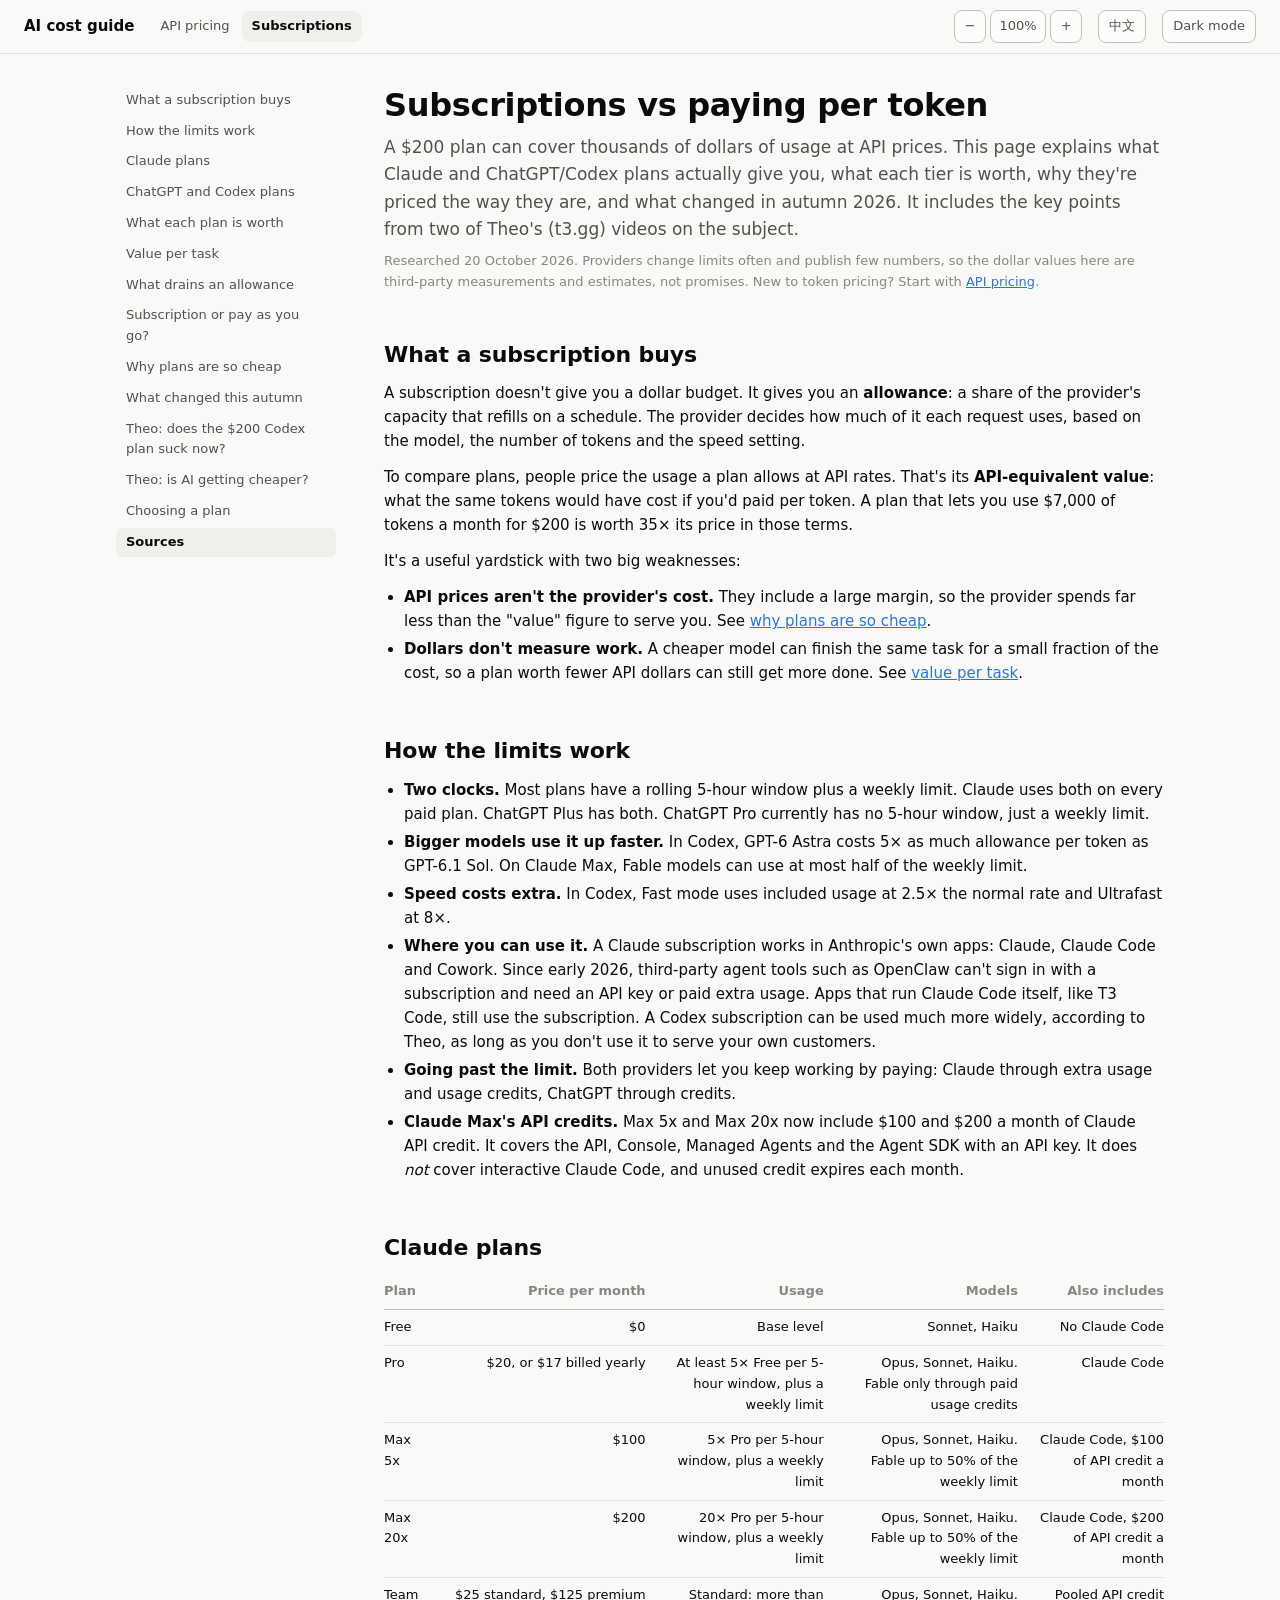
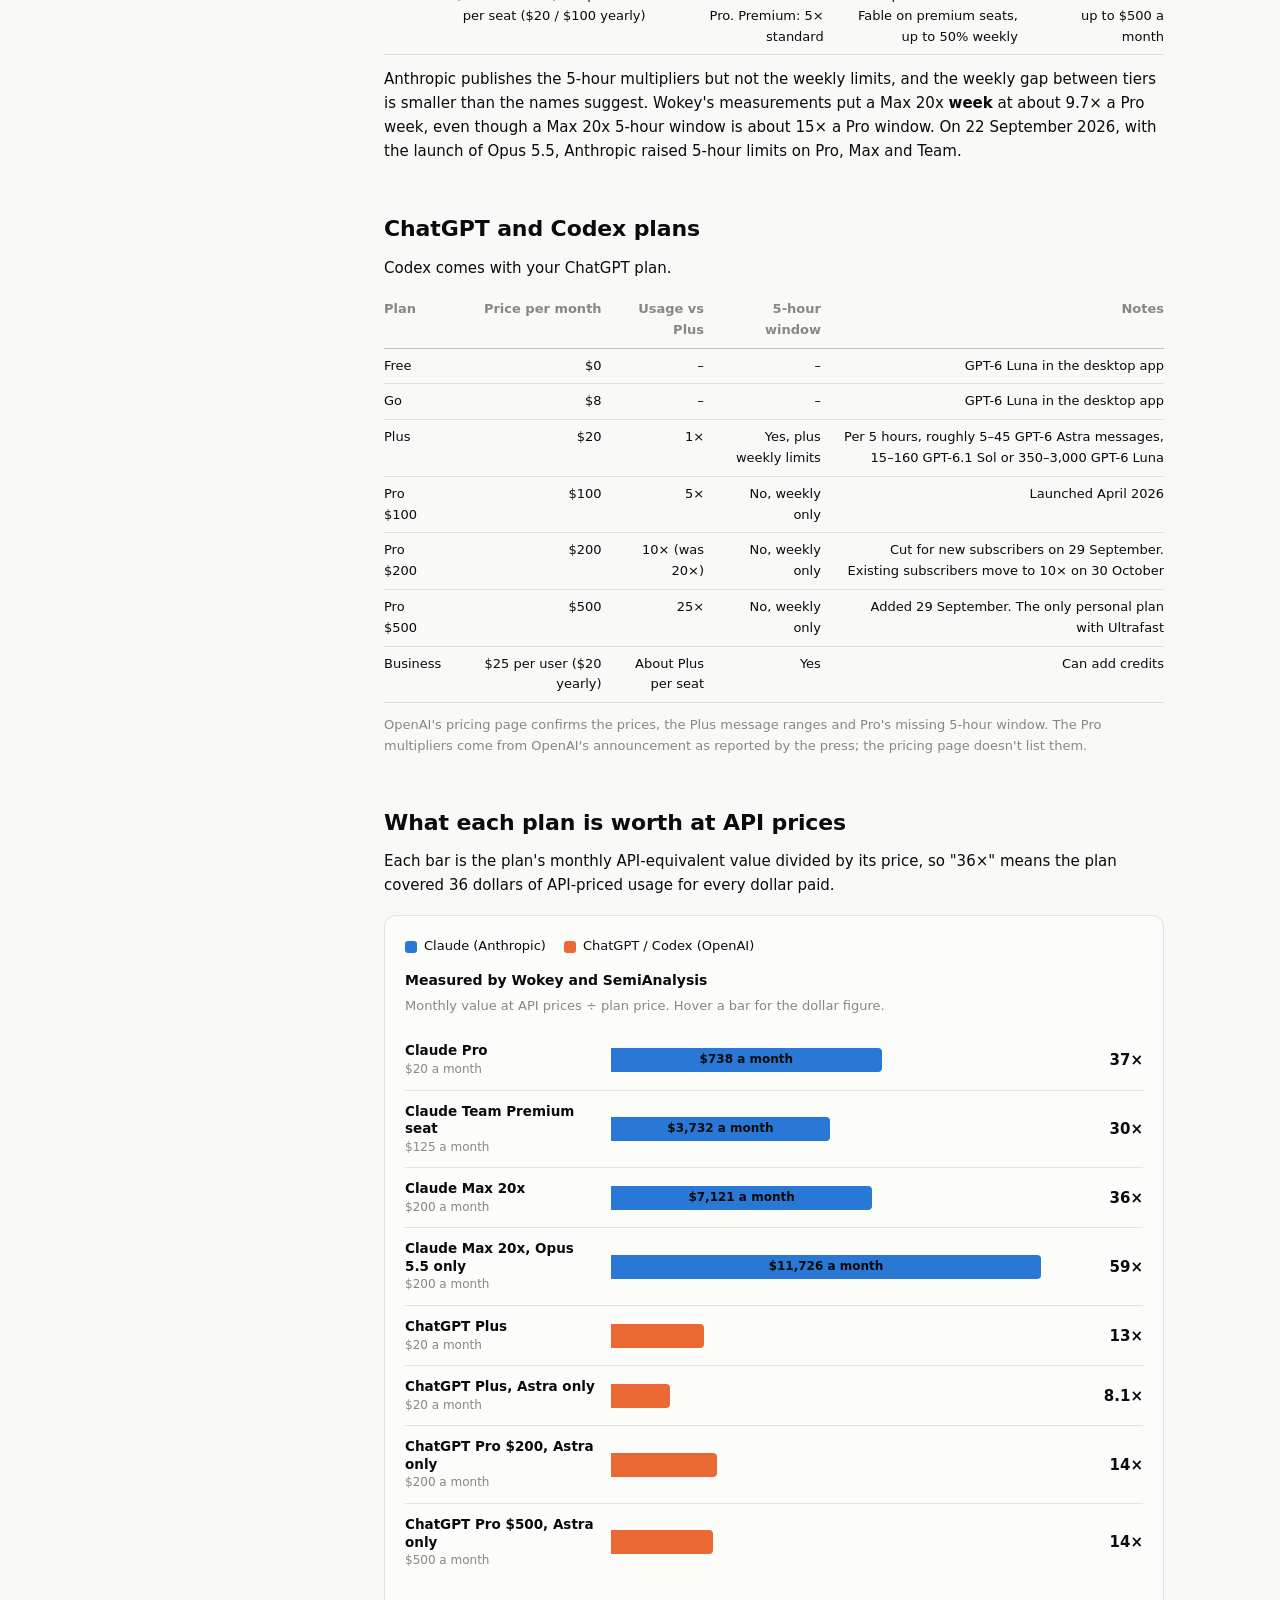
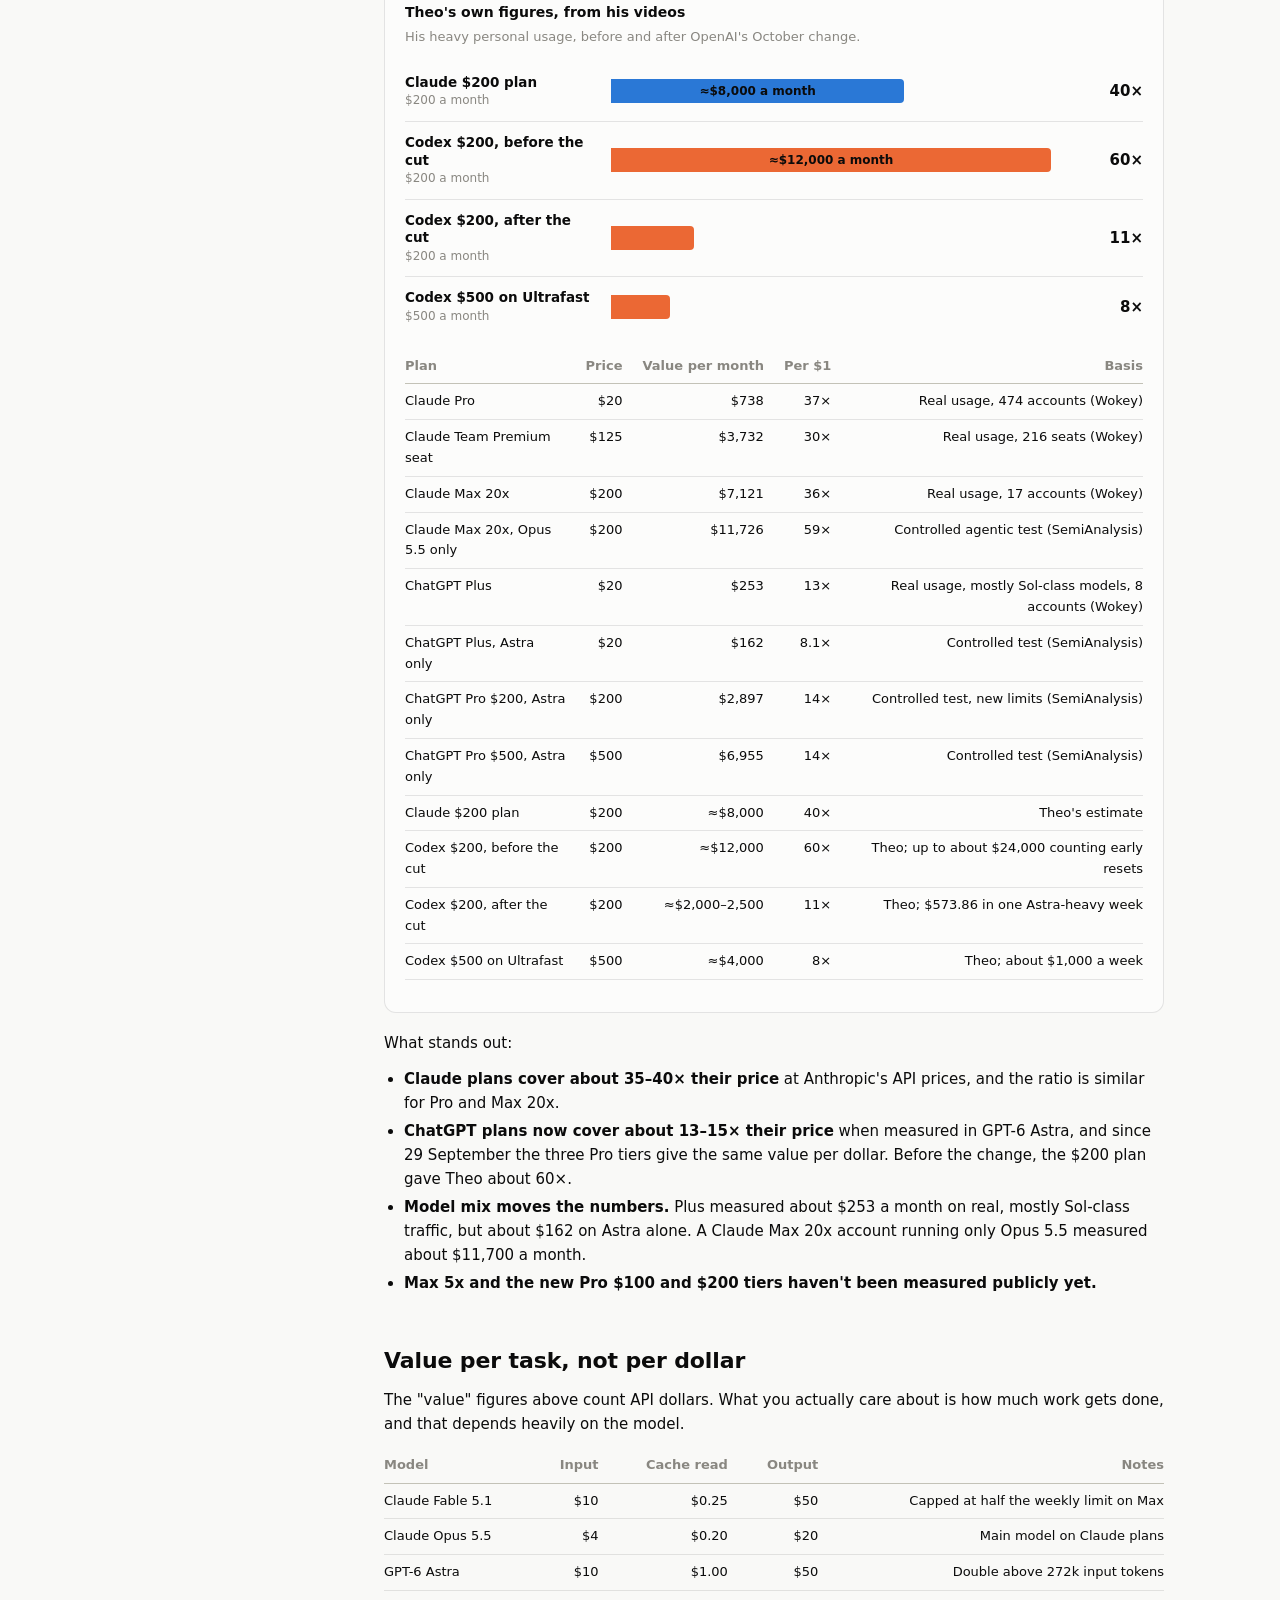
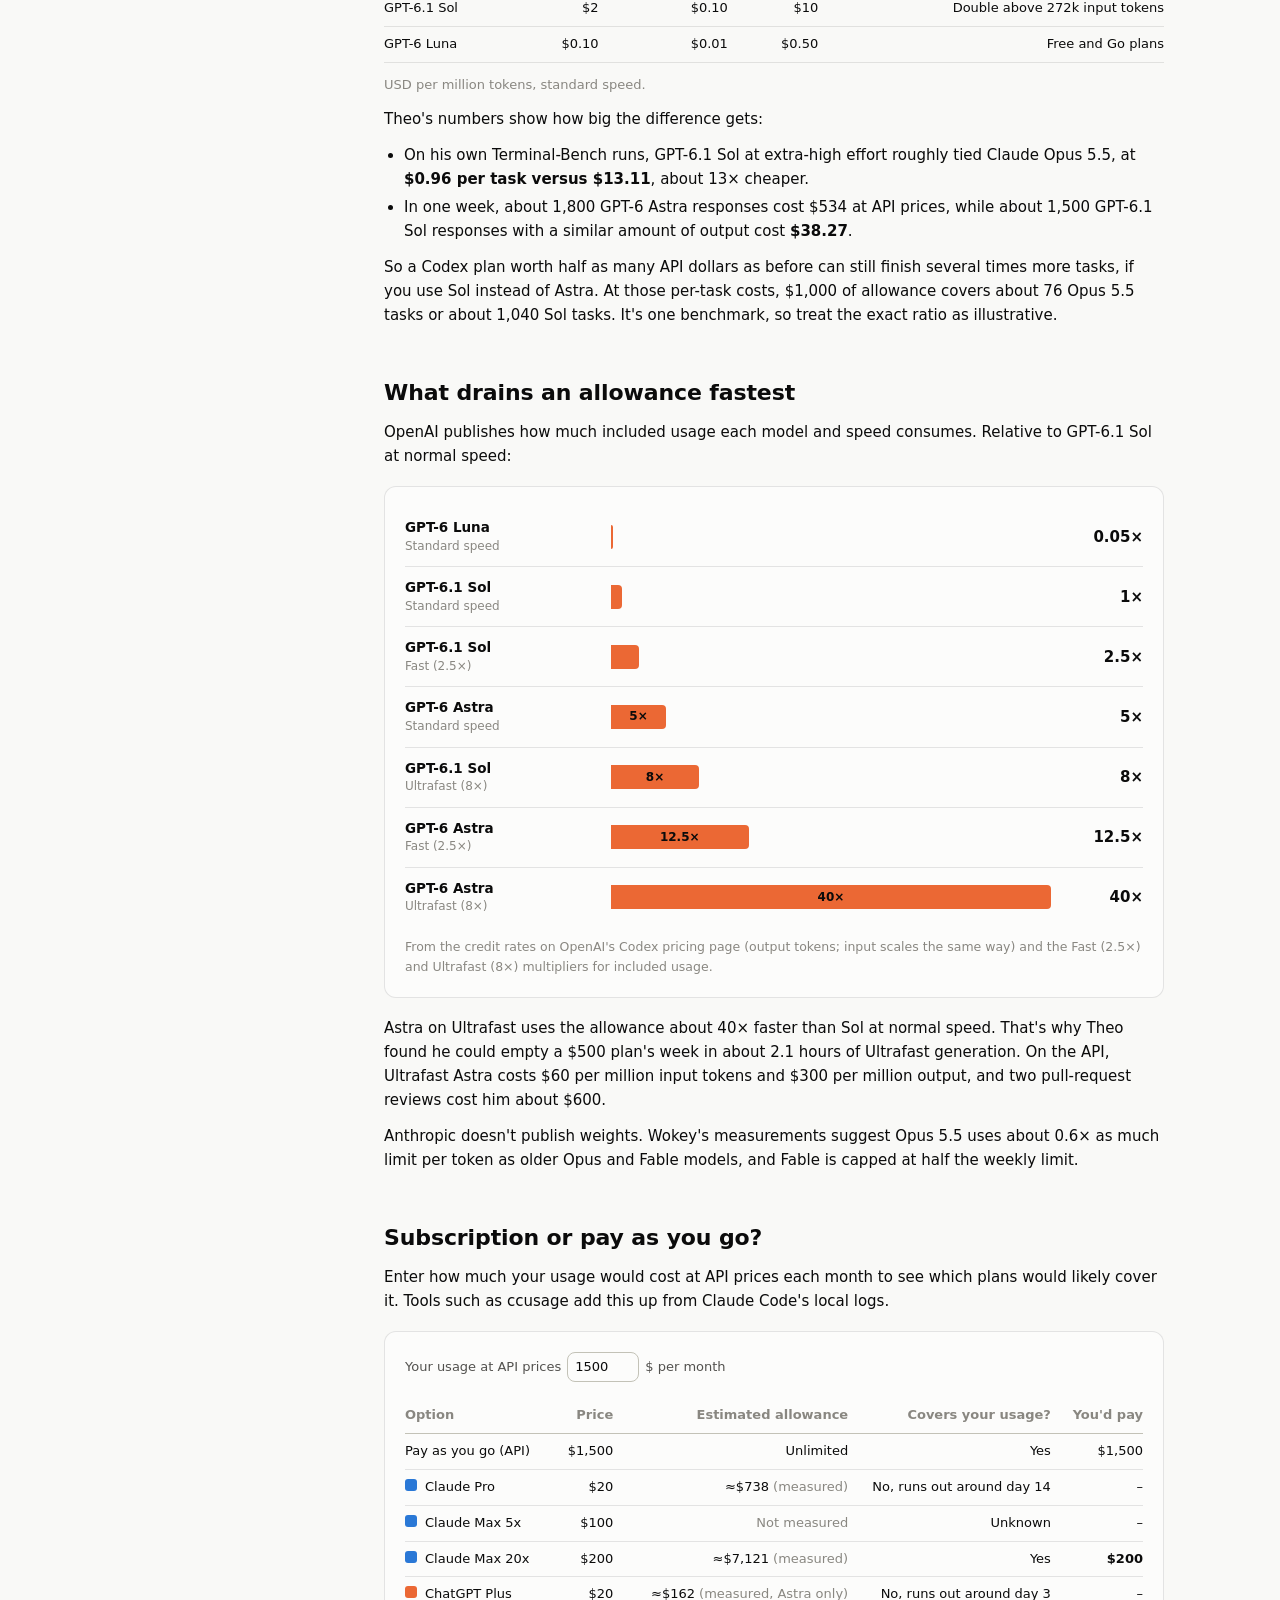
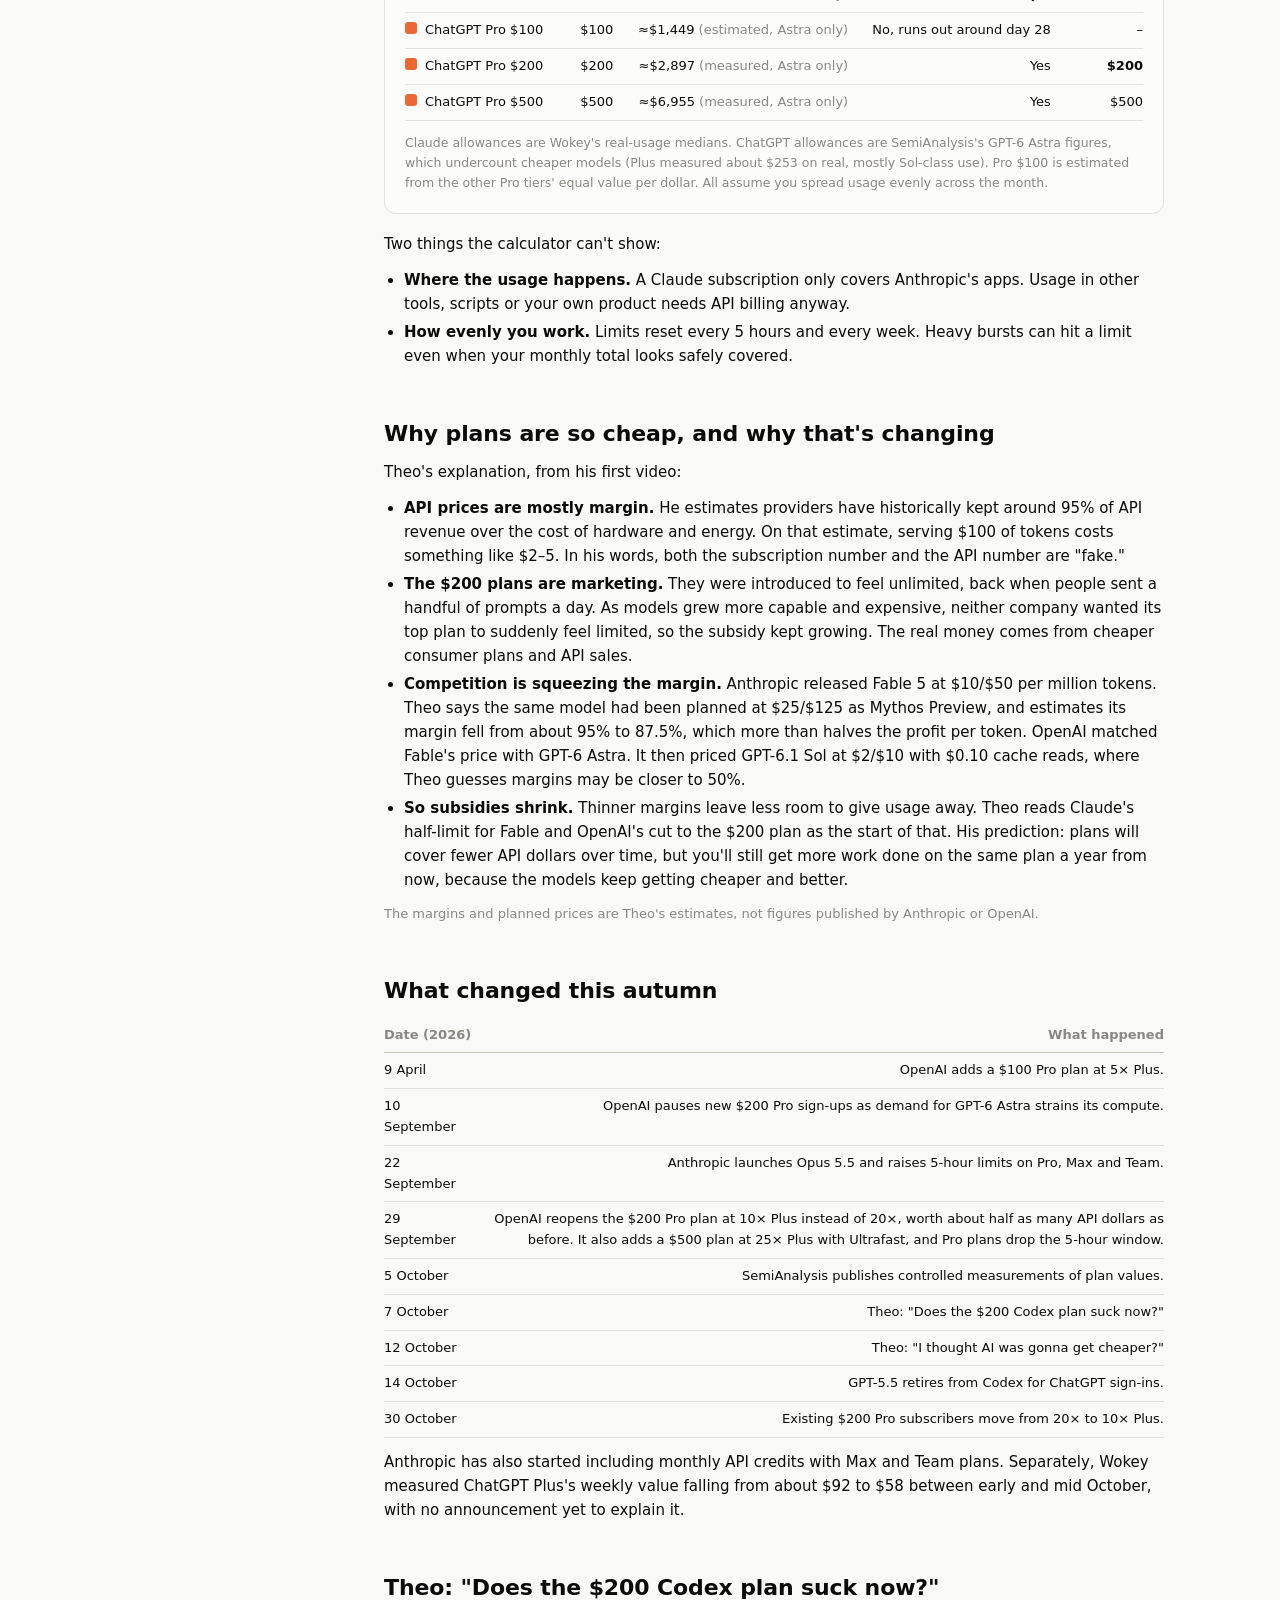
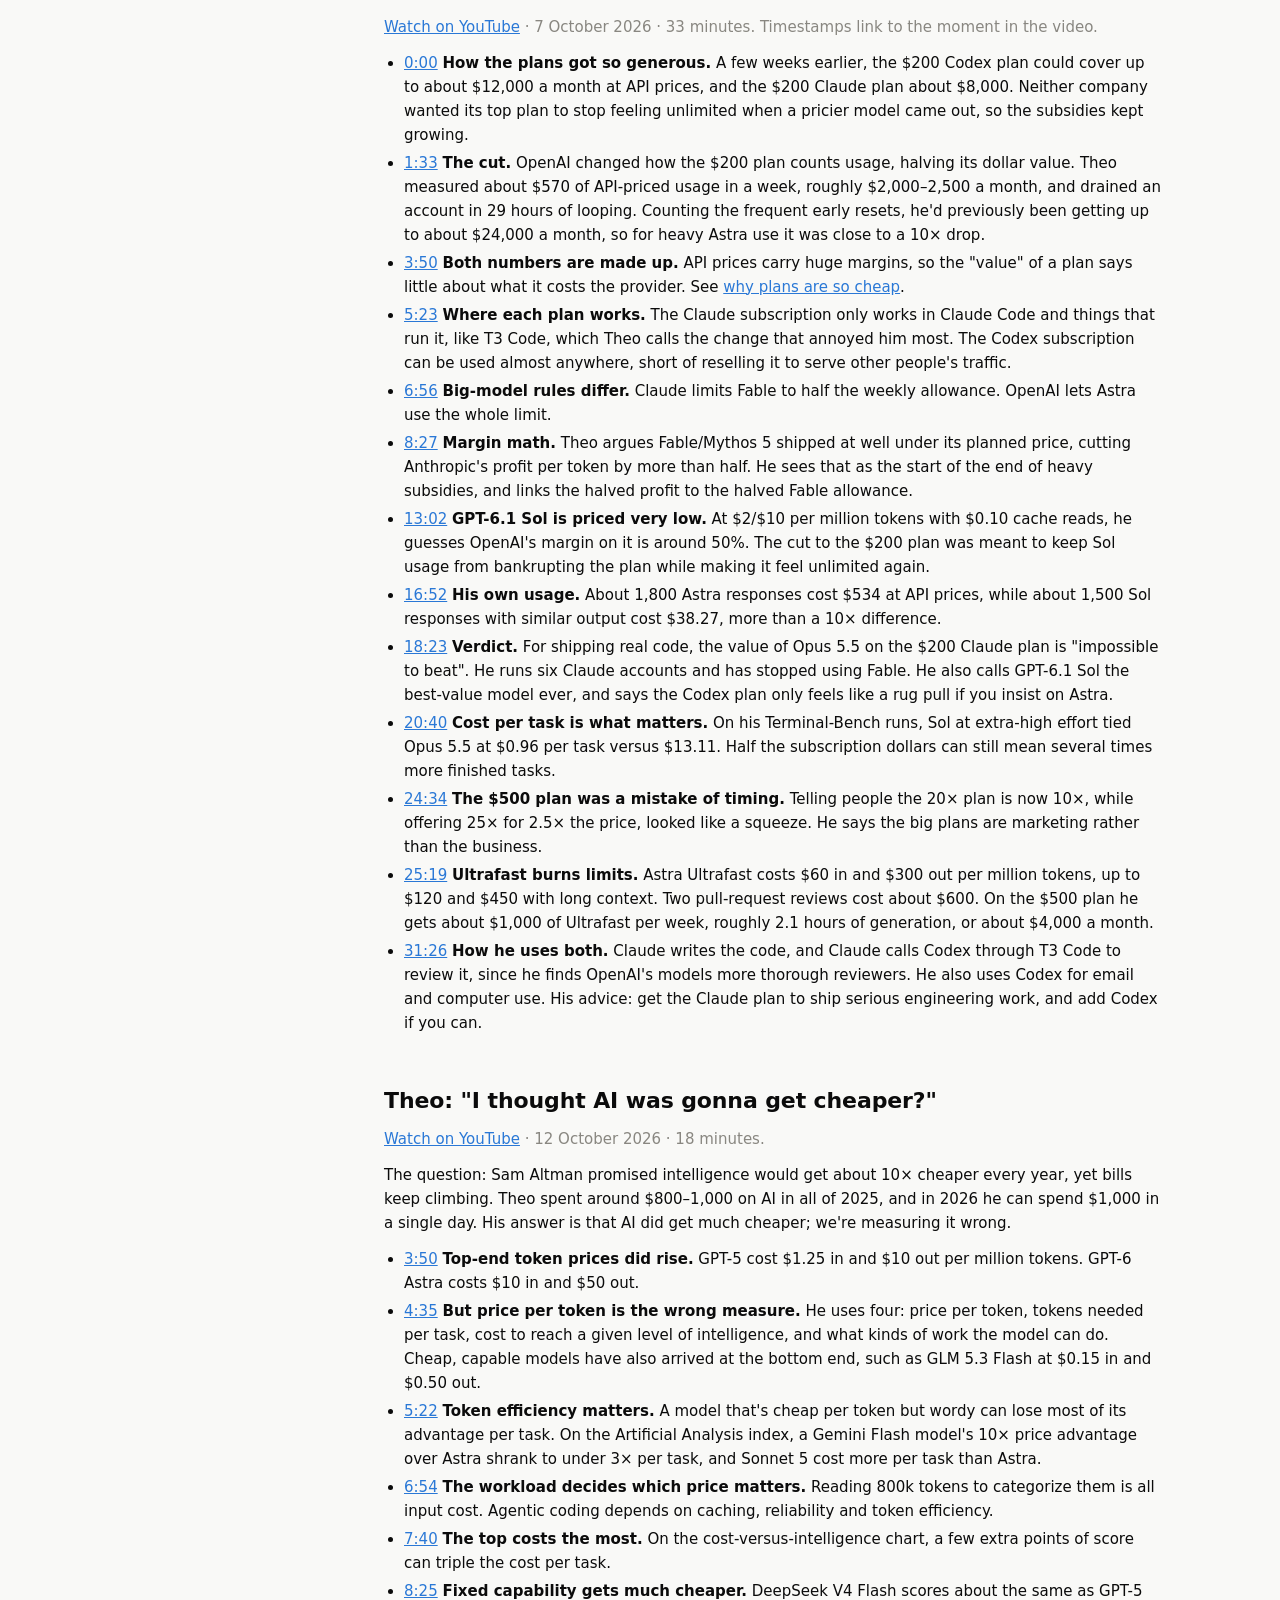
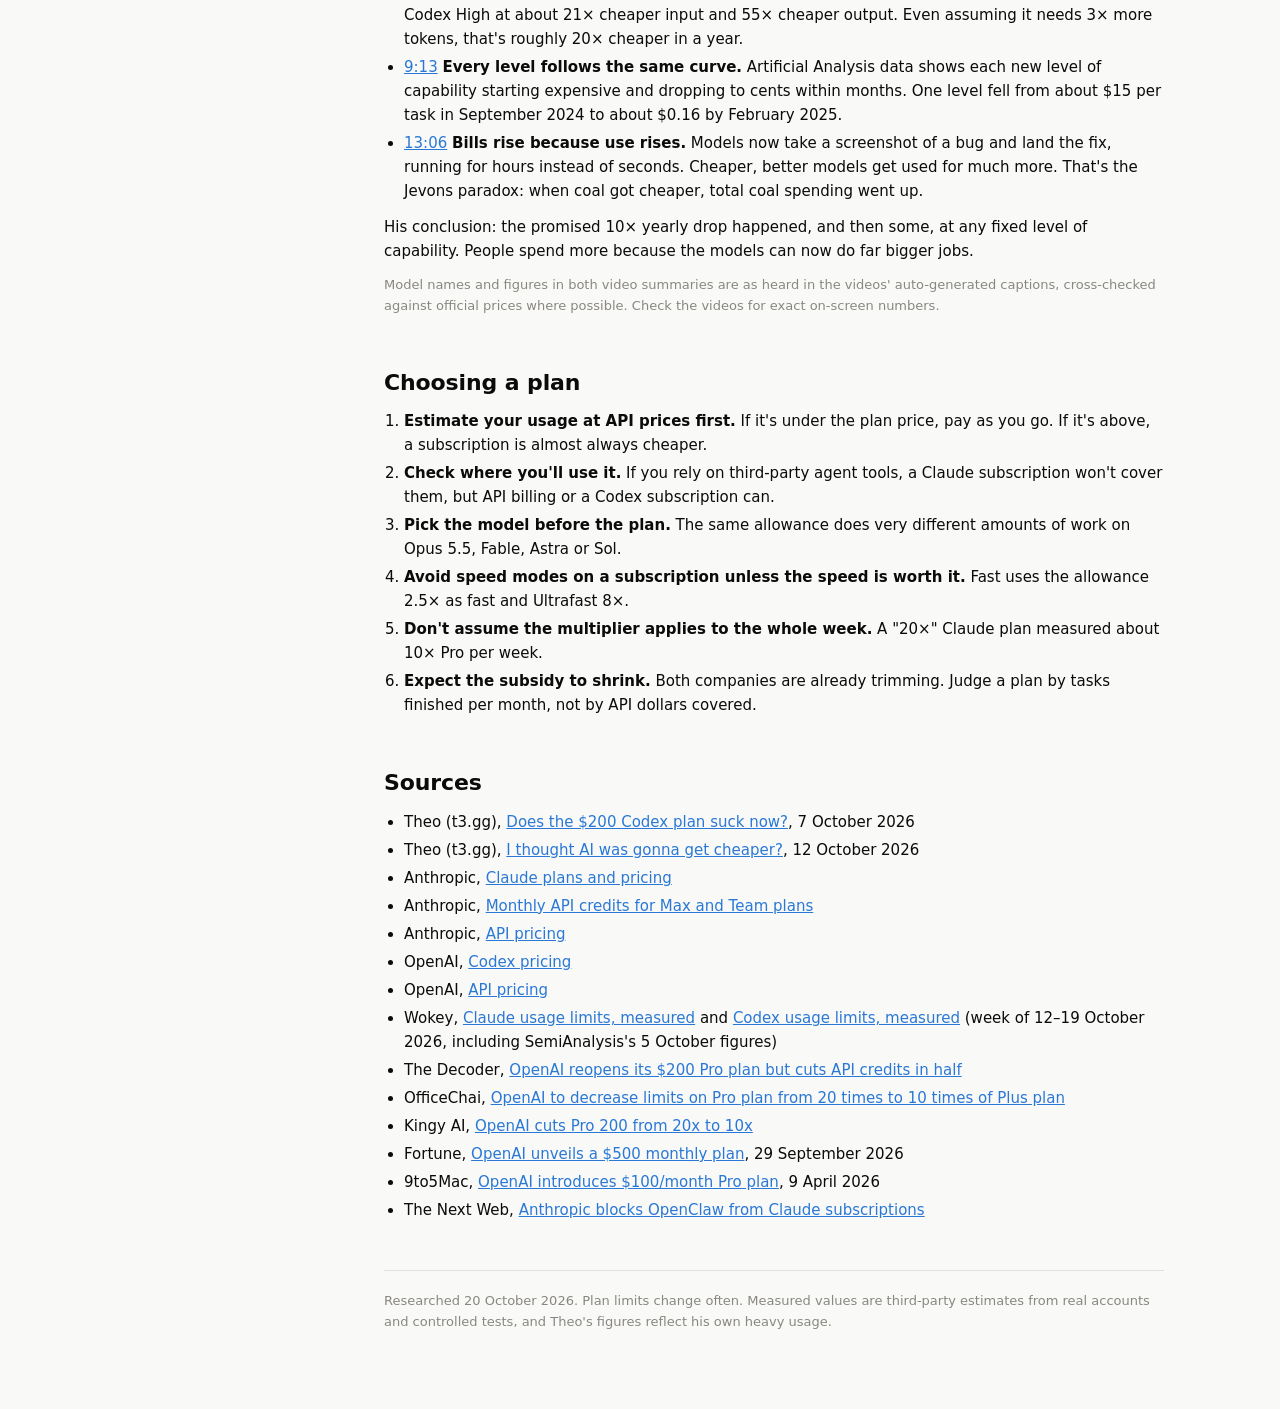
<file: subscriptions.html>
<!doctype html>
<html lang="en">
<head>
<meta charset="utf-8">
<meta name="viewport" content="width=device-width, initial-scale=1">
<title data-zh="AI 费用指南：订阅套餐与 API 对比">AI cost guide: subscriptions vs API</title>
<meta name="description" content="What Claude and ChatGPT/Codex subscriptions are worth at API prices, how their limits work, what changed in autumn 2026, and the key points from Theo's videos on plan value and AI costs.">
<link rel="stylesheet" href="css/styles.css">
<script src="js/boot.js"></script>
</head>
<body>

<header class="topbar">
  <a class="brand" href="index.html"><span lang="en">AI cost guide</span><span lang="zh-CN">AI 费用指南</span></a>
  <nav class="topnav" aria-label="Pages" data-zh-aria-label="页面"><a href="index.html"><span lang="en">API pricing</span><span lang="zh-CN">API 定价</span></a><a href="subscriptions.html" aria-current="page"><span lang="en">Subscriptions</span><span lang="zh-CN">订阅套餐</span></a></nav>
  <div class="tb-zoom" role="group" aria-label="Page zoom, shared by both pages" data-zh-aria-label="页面缩放，两个页面共用">
    <button class="icon-btn" id="zoom-out" type="button" aria-label="Zoom out" data-zh-aria-label="缩小" title="Zoom out (Ctrl/⌘ −)" data-zh-title="缩小（Ctrl/⌘ −）">−</button>
    <button class="icon-btn zval" id="zoom-val" type="button" title="Reset zoom to 100% (Ctrl/⌘ 0)" data-zh-title="恢复为 100%（Ctrl/⌘ 0）">100%</button>
    <button class="icon-btn" id="zoom-in" type="button" aria-label="Zoom in" data-zh-aria-label="放大" title="Zoom in (Ctrl/⌘ +)" data-zh-title="放大（Ctrl/⌘ +）">+</button>
  </div>
  <button class="icon-btn" id="lang-btn" type="button">中文</button>
  <button class="icon-btn" id="theme-btn" type="button">Dark mode</button>
</header>

<div class="layout" id="top">
  <nav class="toc" aria-label="Sections" data-zh-aria-label="章节">
    <ol>
      <li><a href="#basics"><span lang="en">What a subscription buys</span><span lang="zh-CN">订阅买到的是什么</span></a></li>
      <li><a href="#limits"><span lang="en">How the limits work</span><span lang="zh-CN">限额怎么算</span></a></li>
      <li><a href="#claude-plans"><span lang="en">Claude plans</span><span lang="zh-CN">Claude 套餐</span></a></li>
      <li><a href="#openai-plans"><span lang="en">ChatGPT and Codex plans</span><span lang="zh-CN">ChatGPT 和 Codex 套餐</span></a></li>
      <li><a href="#value"><span lang="en">What each plan is worth</span><span lang="zh-CN">各套餐值多少钱</span></a></li>
      <li><a href="#per-task"><span lang="en">Value per task</span><span lang="zh-CN">按任务算价值</span></a></li>
      <li><a href="#drain"><span lang="en">What drains an allowance</span><span lang="zh-CN">什么最耗额度</span></a></li>
      <li><a href="#calculator"><span lang="en">Subscription or pay as you go?</span><span lang="zh-CN">订阅还是按量付费？</span></a></li>
      <li><a href="#why-cheap"><span lang="en">Why plans are so cheap</span><span lang="zh-CN">套餐为什么这么便宜</span></a></li>
      <li><a href="#timeline"><span lang="en">What changed this autumn</span><span lang="zh-CN">今年秋天的变化</span></a></li>
      <li><a href="#theo-codex"><span lang="en">Theo: does the $200 Codex plan suck now?</span><span lang="zh-CN">Theo：$200 的 Codex 套餐变差了吗？</span></a></li>
      <li><a href="#theo-cheaper"><span lang="en">Theo: is AI getting cheaper?</span><span lang="zh-CN">Theo：AI 在变便宜吗？</span></a></li>
      <li><a href="#choosing"><span lang="en">Choosing a plan</span><span lang="zh-CN">如何选套餐</span></a></li>
      <li><a href="#sources"><span lang="en">Sources</span><span lang="zh-CN">来源</span></a></li>
    </ol>
  </nav>

  <main>
    <div class="hero">
      <h1 lang="en">Subscriptions vs paying per token</h1>
      <h1 lang="zh-CN">订阅套餐 vs 按 token 付费</h1>
      <p lang="en">A $200 plan can cover thousands of dollars of usage at API prices. This page explains what Claude and ChatGPT/Codex plans actually give you, what each tier is worth, why they're priced the way they are, and what changed in autumn 2026. It includes the key points from two of Theo's (t3.gg) videos on the subject.</p>
      <p lang="zh-CN">一个 $200 的套餐，按 API 价格算可以覆盖价值数千美元的用量。本页介绍 Claude 和 ChatGPT/Codex 套餐实际给你什么、每一档值多少钱、为什么这样定价，以及 2026 年秋天发生了哪些变化。其中还整理了 Theo（t3.gg）关于这个话题的两期视频的要点。</p>
      <p class="meta" lang="en">Researched 20 October 2026. Providers change limits often and publish few numbers, so the dollar values here are third-party measurements and estimates, not promises. New to token pricing? Start with <a href="index.html">API pricing</a>.</p>
      <p class="meta" lang="zh-CN">资料整理于 2026 年 10 月 20 日。服务商经常调整限额，公布的数字也很少，所以这里的金额都是第三方的实测和估算，并非官方承诺。还不了解按 token 计费？先看 <a href="index.html">API 定价</a>。</p>
    </div>

    <section id="basics">
      <h2 lang="en">What a subscription buys</h2>
      <h2 lang="zh-CN">订阅买到的是什么</h2>
      <p lang="en">A subscription doesn't give you a dollar budget. It gives you an <b>allowance</b>: a share of the provider's capacity that refills on a schedule. The provider decides how much of it each request uses, based on the model, the number of tokens and the speed setting.</p>
      <p lang="zh-CN">订阅给你的不是一笔美元预算，而是一份<b>额度</b>：服务商算力中的一份，按固定周期恢复。每个请求消耗多少额度由服务商决定，取决于所用的模型、token 数量和速度设置。</p>
      <p lang="en">To compare plans, people price the usage a plan allows at API rates. That's its <b>API-equivalent value</b>: what the same tokens would have cost if you'd paid per token. A plan that lets you use $7,000 of tokens a month for $200 is worth 35× its price in those terms.</p>
      <p lang="zh-CN">为了比较套餐，人们会把一个套餐允许的用量按 API 价格折算成钱，这就是它的 <b>API 等价价值</b>：同样的 token 如果按量付费要花多少钱。一个月费 $200、每月能用掉价值 $7,000 token 的套餐，按这个算法就值它价格的 35 倍。</p>
      <p lang="en">It's a useful yardstick with two big weaknesses:</p>
      <p lang="zh-CN">这是个有用的衡量标准，但有两大缺陷：</p>
      <ul class="plain" lang="en">
        <li><b>API prices aren't the provider's cost.</b> They include a large margin, so the provider spends far less than the "value" figure to serve you. See <a href="#why-cheap">why plans are so cheap</a>.</li>
        <li><b>Dollars don't measure work.</b> A cheaper model can finish the same task for a small fraction of the cost, so a plan worth fewer API dollars can still get more done. See <a href="#per-task">value per task</a>.</li>
      </ul>
      <ul class="plain" lang="zh-CN">
        <li><b>API 价格不等于服务商的成本。</b>其中包含很高的利润，服务商为你提供服务的实际花费远低于这个“价值”数字。见<a href="#why-cheap">套餐为什么这么便宜</a>。</li>
        <li><b>美元衡量不了完成的工作量。</b>便宜的模型可能只用一小部分成本就完成同样的任务，所以折合 API 美元更少的套餐，实际能干的活可能更多。见<a href="#per-task">按任务算价值</a>。</li>
      </ul>
    </section>

    <section id="limits">
      <h2 lang="en">How the limits work</h2>
      <h2 lang="zh-CN">限额怎么算</h2>
      <ul class="plain" lang="en">
        <li><b>Two clocks.</b> Most plans have a rolling 5-hour window plus a weekly limit. Claude uses both on every paid plan. ChatGPT Plus has both. ChatGPT Pro currently has no 5-hour window, just a weekly limit.</li>
        <li><b>Bigger models use it up faster.</b> In Codex, GPT-6 Astra costs 5× as much allowance per token as GPT-6.1 Sol. On Claude Max, Fable models can use at most half of the weekly limit.</li>
        <li><b>Speed costs extra.</b> In Codex, Fast mode uses included usage at 2.5× the normal rate and Ultrafast at 8×.</li>
        <li><b>Where you can use it.</b> A Claude subscription works in Anthropic's own apps: Claude, Claude Code and Cowork. Since early 2026, third-party agent tools such as OpenClaw can't sign in with a subscription and need an API key or paid extra usage. Apps that run Claude Code itself, like T3 Code, still use the subscription. A Codex subscription can be used much more widely, according to Theo, as long as you don't use it to serve your own customers.</li>
        <li><b>Going past the limit.</b> Both providers let you keep working by paying: Claude through extra usage and usage credits, ChatGPT through credits.</li>
        <li><b>Claude Max's API credits.</b> Max 5x and Max 20x now include $100 and $200 a month of Claude API credit. It covers the API, Console, Managed Agents and the Agent SDK with an API key. It does <em>not</em> cover interactive Claude Code, and unused credit expires each month.</li>
      </ul>
      <ul class="plain" lang="zh-CN">
        <li><b>两套计时。</b>大多数套餐既有滚动 5 小时窗口，又有每周限额。Claude 的所有付费套餐两者都有，ChatGPT Plus 也是。ChatGPT Pro 目前没有 5 小时窗口，只有每周限额。</li>
        <li><b>越大的模型消耗越快。</b>在 Codex 里，GPT-6 Astra 每个 token 消耗的额度是 GPT-6.1 Sol 的 5 倍。在 Claude Max 上，Fable 系列模型最多只能用掉每周限额的一半。</li>
        <li><b>速度要额外付出代价。</b>在 Codex 里，快速模式（Fast）消耗套餐内用量的速度是正常的 2.5 倍，超快模式（Ultrafast）是 8 倍。</li>
        <li><b>能在哪里用。</b>Claude 订阅只能在 Anthropic 自家的应用里用：Claude、Claude Code 和 Cowork。从 2026 年初起，OpenClaw 等第三方智能体工具不能再用订阅账号登录，需要 API 密钥或付费的额外用量。直接运行 Claude Code 本身的应用（比如 T3 Code）仍然可以用订阅。据 Theo 说，Codex 订阅的使用范围要宽得多，只要你不拿它来服务自己的客户。</li>
        <li><b>超出限额之后。</b>两家都允许你付费继续用：Claude 通过额外用量和用量积分，ChatGPT 通过积分。</li>
        <li><b>Claude Max 附带的 API 额度。</b>Max 5x 和 Max 20x 现在每月分别附带 $100 和 $200 的 Claude API 额度，可用于 API、Console、Managed Agents，以及用 API 密钥调用的 Agent SDK。它<b>不</b>覆盖交互式使用的 Claude Code，未用完的额度每月清零。</li>
      </ul>
    </section>

    <section id="claude-plans">
      <h2 lang="en">Claude plans</h2>
      <h2 lang="zh-CN">Claude 套餐</h2>
      <div class="table-wrap">
        <table aria-label="Claude plans" data-zh-aria-label="Claude 套餐">
          <thead><tr><th><span lang="en">Plan</span><span lang="zh-CN">套餐</span></th><th><span lang="en">Price per month</span><span lang="zh-CN">月费</span></th><th class="wrap"><span lang="en">Usage</span><span lang="zh-CN">用量</span></th><th class="wrap"><span lang="en">Models</span><span lang="zh-CN">模型</span></th><th class="wrap"><span lang="en">Also includes</span><span lang="zh-CN">其他包含</span></th></tr></thead>
          <tbody lang="en">
            <tr><td>Free</td><td>$0</td><td class="wrap">Base level</td><td class="wrap">Sonnet, Haiku</td><td class="wrap">No Claude Code</td></tr>
            <tr><td>Pro</td><td>$20, or $17 billed yearly</td><td class="wrap">At least 5× Free per 5-hour window, plus a weekly limit</td><td class="wrap">Opus, Sonnet, Haiku. Fable only through paid usage credits</td><td class="wrap">Claude Code</td></tr>
            <tr><td>Max 5x</td><td>$100</td><td class="wrap">5× Pro per 5-hour window, plus a weekly limit</td><td class="wrap">Opus, Sonnet, Haiku. Fable up to 50% of the weekly limit</td><td class="wrap">Claude Code, $100 of API credit a month</td></tr>
            <tr><td>Max 20x</td><td>$200</td><td class="wrap">20× Pro per 5-hour window, plus a weekly limit</td><td class="wrap">Opus, Sonnet, Haiku. Fable up to 50% of the weekly limit</td><td class="wrap">Claude Code, $200 of API credit a month</td></tr>
            <tr><td>Team</td><td>$25 standard, $125 premium per seat ($20 / $100 yearly)</td><td class="wrap">Standard: more than Pro. Premium: 5× standard</td><td class="wrap">Opus, Sonnet, Haiku. Fable on premium seats, up to 50% weekly</td><td class="wrap">Pooled API credit up to $500 a month</td></tr>
          </tbody>
          <tbody lang="zh-CN">
            <tr><td>免费版</td><td>$0</td><td class="wrap">基础水平</td><td class="wrap">Sonnet、Haiku</td><td class="wrap">不含 Claude Code</td></tr>
            <tr><td>Pro</td><td>$20，按年付为 $17</td><td class="wrap">每个 5 小时窗口至少是免费版的 5 倍，另有每周限额</td><td class="wrap">Opus、Sonnet、Haiku。Fable 只能通过付费的用量积分使用</td><td class="wrap">Claude Code</td></tr>
            <tr><td>Max 5x</td><td>$100</td><td class="wrap">每个 5 小时窗口是 Pro 的 5 倍，另有每周限额</td><td class="wrap">Opus、Sonnet、Haiku。Fable 最多占每周限额的 50%</td><td class="wrap">Claude Code，每月 $100 的 API 额度</td></tr>
            <tr><td>Max 20x</td><td>$200</td><td class="wrap">每个 5 小时窗口是 Pro 的 20 倍，另有每周限额</td><td class="wrap">Opus、Sonnet、Haiku。Fable 最多占每周限额的 50%</td><td class="wrap">Claude Code，每月 $200 的 API 额度</td></tr>
            <tr><td>Team</td><td>每席位：标准 $25，高级 $125（按年付为 $20 / $100）</td><td class="wrap">标准席位：多于 Pro。高级席位：标准席位的 5 倍</td><td class="wrap">Opus、Sonnet、Haiku。高级席位可用 Fable，最多占每周限额的 50%</td><td class="wrap">共享 API 额度，每月最多 $500</td></tr>
          </tbody>
        </table>
      </div>
      <p lang="en">Anthropic publishes the 5-hour multipliers but not the weekly limits, and the weekly gap between tiers is smaller than the names suggest. Wokey's measurements put a Max 20x <b>week</b> at about 9.7× a Pro week, even though a Max 20x 5-hour window is about 15× a Pro window. On 22 September 2026, with the launch of Opus 5.5, Anthropic raised 5-hour limits on Pro, Max and Team.</p>
      <p lang="zh-CN">Anthropic 公布了 5 小时窗口的倍数，但没有公布每周限额，而且各档之间每周额度的差距比名字暗示的要小。按 Wokey 的实测，Max 20x 的<b>每周</b>额度约为 Pro 的 9.7 倍，尽管 Max 20x 的 5 小时窗口约为 Pro 的 15 倍。2026 年 9 月 22 日，Anthropic 在发布 Opus 5.5 的同时，提高了 Pro、Max 和 Team 的 5 小时限额。</p>
    </section>

    <section id="openai-plans">
      <h2 lang="en">ChatGPT and Codex plans</h2>
      <h2 lang="zh-CN">ChatGPT 和 Codex 套餐</h2>
      <p lang="en">Codex comes with your ChatGPT plan.</p>
      <p lang="zh-CN">Codex 包含在你的 ChatGPT 套餐里。</p>
      <div class="table-wrap">
        <table aria-label="ChatGPT and Codex plans" data-zh-aria-label="ChatGPT 和 Codex 套餐">
          <thead><tr><th><span lang="en">Plan</span><span lang="zh-CN">套餐</span></th><th><span lang="en">Price per month</span><span lang="zh-CN">月费</span></th><th class="wrap"><span lang="en">Usage vs Plus</span><span lang="zh-CN">用量（相对 Plus）</span></th><th class="wrap"><span lang="en">5-hour window</span><span lang="zh-CN">5 小时窗口</span></th><th class="wrap"><span lang="en">Notes</span><span lang="zh-CN">备注</span></th></tr></thead>
          <tbody lang="en">
            <tr><td>Free</td><td>$0</td><td class="wrap">–</td><td class="wrap">–</td><td class="wrap">GPT-6 Luna in the desktop app</td></tr>
            <tr><td>Go</td><td>$8</td><td class="wrap">–</td><td class="wrap">–</td><td class="wrap">GPT-6 Luna in the desktop app</td></tr>
            <tr><td>Plus</td><td>$20</td><td class="wrap">1×</td><td class="wrap">Yes, plus weekly limits</td><td class="wrap">Per 5 hours, roughly 5–45 GPT-6 Astra messages, 15–160 GPT-6.1 Sol or 350–3,000 GPT-6 Luna</td></tr>
            <tr><td>Pro $100</td><td>$100</td><td class="wrap">5×</td><td class="wrap">No, weekly only</td><td class="wrap">Launched April 2026</td></tr>
            <tr><td>Pro $200</td><td>$200</td><td class="wrap">10× (was 20×)</td><td class="wrap">No, weekly only</td><td class="wrap">Cut for new subscribers on 29 September. Existing subscribers move to 10× on 30 October</td></tr>
            <tr><td>Pro $500</td><td>$500</td><td class="wrap">25×</td><td class="wrap">No, weekly only</td><td class="wrap">Added 29 September. The only personal plan with Ultrafast</td></tr>
            <tr><td>Business</td><td>$25 per user ($20 yearly)</td><td class="wrap">About Plus per seat</td><td class="wrap">Yes</td><td class="wrap">Can add credits</td></tr>
          </tbody>
          <tbody lang="zh-CN">
            <tr><td>免费版</td><td>$0</td><td class="wrap">–</td><td class="wrap">–</td><td class="wrap">桌面应用中可用 GPT-6 Luna</td></tr>
            <tr><td>Go</td><td>$8</td><td class="wrap">–</td><td class="wrap">–</td><td class="wrap">桌面应用中可用 GPT-6 Luna</td></tr>
            <tr><td>Plus</td><td>$20</td><td class="wrap">1×</td><td class="wrap">有，另有每周限额</td><td class="wrap">每 5 小时大约可发 5–45 条 GPT-6 Astra 消息、15–160 条 GPT-6.1 Sol 消息或 350–3,000 条 GPT-6 Luna 消息</td></tr>
            <tr><td>Pro $100</td><td>$100</td><td class="wrap">5×</td><td class="wrap">无，只有每周限额</td><td class="wrap">2026 年 4 月推出</td></tr>
            <tr><td>Pro $200</td><td>$200</td><td class="wrap">10×（原为 20×）</td><td class="wrap">无，只有每周限额</td><td class="wrap">9 月 29 日起对新订阅者削减。老订阅者 10 月 30 日起改为 10×</td></tr>
            <tr><td>Pro $500</td><td>$500</td><td class="wrap">25×</td><td class="wrap">无，只有每周限额</td><td class="wrap">9 月 29 日新增。唯一提供超快模式的个人套餐</td></tr>
            <tr><td>Business</td><td>每用户 $25（按年付为 $20）</td><td class="wrap">每席位约等于 Plus</td><td class="wrap">有</td><td class="wrap">可加购积分</td></tr>
          </tbody>
        </table>
      </div>
      <p class="muted" style="font-size:13px" lang="en">OpenAI's pricing page confirms the prices, the Plus message ranges and Pro's missing 5-hour window. The Pro multipliers come from OpenAI's announcement as reported by the press; the pricing page doesn't list them.</p>
      <p class="muted" style="font-size:13px" lang="zh-CN">OpenAI 的定价页面证实了价格、Plus 的消息条数范围，以及 Pro 没有 5 小时窗口。Pro 的倍数来自媒体报道的 OpenAI 公告，定价页面上没有列出。</p>
    </section>

    <section id="value">
      <h2 lang="en">What each plan is worth at API prices</h2>
      <h2 lang="zh-CN">按 API 价格算，各套餐值多少钱</h2>
      <p lang="en">Each bar is the plan's monthly API-equivalent value divided by its price, so "36×" means the plan covered 36 dollars of API-priced usage for every dollar paid.</p>
      <p lang="zh-CN">每根条形是套餐每月的 API 等价价值除以月费，所以“36×”表示每付 1 美元，套餐就覆盖了按 API 价格计 36 美元的用量。</p>
      <div class="panel">
        <div class="legend">
          <span><i class="key-rect" style="background:var(--s1)"></i><span lang="en">Claude (Anthropic)</span><span lang="zh-CN">Claude（Anthropic）</span></span>
          <span><i class="key-rect" style="background:var(--s2)"></i><span lang="en">ChatGPT / Codex (OpenAI)</span><span lang="zh-CN">ChatGPT / Codex（OpenAI）</span></span>
        </div>
        <p class="panel-title" lang="en">Measured by Wokey and SemiAnalysis</p>
        <p class="panel-title" lang="zh-CN">Wokey 和 SemiAnalysis 的实测</p>
        <p class="panel-sub" lang="en">Monthly value at API prices ÷ plan price. Hover a bar for the dollar figure.</p>
        <p class="panel-sub" lang="zh-CN">按 API 价格计的每月价值 ÷ 套餐价格。把鼠标悬停在条形上可查看金额。</p>
        <div class="bar-rows" id="value-bars"></div>
        <p class="panel-title" style="margin-top:20px" lang="en">Theo's own figures, from his videos</p>
        <p class="panel-title" style="margin-top:20px" lang="zh-CN">Theo 在视频中给出的个人数据</p>
        <p class="panel-sub" lang="en">His heavy personal usage, before and after OpenAI's October change.</p>
        <p class="panel-sub" lang="zh-CN">他本人的重度使用，OpenAI 10 月调整前后的对比。</p>
        <div class="bar-rows" id="theo-bars"></div>
        <div class="table-wrap">
          <table aria-label="Plan values at API prices" data-zh-aria-label="按 API 价格计的套餐价值">
            <thead><tr><th class="wrap"><span lang="en">Plan</span><span lang="zh-CN">套餐</span></th><th><span lang="en">Price</span><span lang="zh-CN">价格</span></th><th><span lang="en">Value per month</span><span lang="zh-CN">每月价值</span></th><th><span lang="en">Per $1</span><span lang="zh-CN">每 $1</span></th><th class="wrap"><span lang="en">Basis</span><span lang="zh-CN">依据</span></th></tr></thead>
            <tbody id="value-body"></tbody>
          </table>
        </div>
      </div>
      <p lang="en">What stands out:</p>
      <p lang="zh-CN">值得注意的几点：</p>
      <ul class="plain" lang="en">
        <li><b>Claude plans cover about 35–40× their price</b> at Anthropic's API prices, and the ratio is similar for Pro and Max 20x.</li>
        <li><b>ChatGPT plans now cover about 13–15× their price</b> when measured in GPT-6 Astra, and since 29 September the three Pro tiers give the same value per dollar. Before the change, the $200 plan gave Theo about 60×.</li>
        <li><b>Model mix moves the numbers.</b> Plus measured about $253 a month on real, mostly Sol-class traffic, but about $162 on Astra alone. A Claude Max 20x account running only Opus 5.5 measured about $11,700 a month.</li>
        <li><b>Max 5x and the new Pro $100 and $200 tiers haven't been measured publicly yet.</b></li>
      </ul>
      <ul class="plain" lang="zh-CN">
        <li>按 Anthropic 的 API 价格，<b>Claude 套餐能覆盖约为其价格 35–40 倍的用量</b>，Pro 和 Max 20x 的比例差不多。</li>
        <li>以 GPT-6 Astra 计，<b>ChatGPT 套餐现在能覆盖约为其价格 13–15 倍的用量</b>。自 9 月 29 日起，三档 Pro 每美元的价值相同。调整之前，$200 套餐给 Theo 带来了约 60 倍的价值。</li>
        <li><b>模型组合会改变结果。</b>Plus 在以 Sol 级模型为主的真实使用中实测约每月 $253，只用 Astra 时约为 $162。一个只跑 Opus 5.5 的 Claude Max 20x 账号实测约每月 $11,700。</li>
        <li><b>Max 5x 以及新的 Pro $100 和 $200 档位还没有公开的实测数据。</b></li>
      </ul>
    </section>

    <section id="per-task">
      <h2 lang="en">Value per task, not per dollar</h2>
      <h2 lang="zh-CN">按任务算价值，而不是按美元</h2>
      <p lang="en">The "value" figures above count API dollars. What you actually care about is how much work gets done, and that depends heavily on the model.</p>
      <p lang="zh-CN">上面的“价值”数字算的是 API 美元。你真正关心的是能完成多少工作，而这在很大程度上取决于模型。</p>
      <div class="table-wrap">
        <table aria-label="API prices of the main subscription models" data-zh-aria-label="主要订阅模型的 API 价格">
          <thead><tr><th><span lang="en">Model</span><span lang="zh-CN">模型</span></th><th><span lang="en">Input</span><span lang="zh-CN">输入</span></th><th><span lang="en">Cache read</span><span lang="zh-CN">缓存读取</span></th><th><span lang="en">Output</span><span lang="zh-CN">输出</span></th><th class="wrap"><span lang="en">Notes</span><span lang="zh-CN">备注</span></th></tr></thead>
          <tbody lang="en">
            <tr><td>Claude Fable 5.1</td><td>$10</td><td>$0.25</td><td>$50</td><td class="wrap">Capped at half the weekly limit on Max</td></tr>
            <tr><td>Claude Opus 5.5</td><td>$4</td><td>$0.20</td><td>$20</td><td class="wrap">Main model on Claude plans</td></tr>
            <tr><td>GPT-6 Astra</td><td>$10</td><td>$1.00</td><td>$50</td><td class="wrap">Double above 272k input tokens</td></tr>
            <tr><td>GPT-6.1 Sol</td><td>$2</td><td>$0.10</td><td>$10</td><td class="wrap">Double above 272k input tokens</td></tr>
            <tr><td>GPT-6 Luna</td><td>$0.10</td><td>$0.01</td><td>$0.50</td><td class="wrap">Free and Go plans</td></tr>
          </tbody>
          <tbody lang="zh-CN">
            <tr><td>Claude Fable 5.1</td><td>$10</td><td>$0.25</td><td>$50</td><td class="wrap">在 Max 上最多占每周限额的一半</td></tr>
            <tr><td>Claude Opus 5.5</td><td>$4</td><td>$0.20</td><td>$20</td><td class="wrap">Claude 套餐的主力模型</td></tr>
            <tr><td>GPT-6 Astra</td><td>$10</td><td>$1.00</td><td>$50</td><td class="wrap">输入超过 272k token 后价格翻倍</td></tr>
            <tr><td>GPT-6.1 Sol</td><td>$2</td><td>$0.10</td><td>$10</td><td class="wrap">输入超过 272k token 后价格翻倍</td></tr>
            <tr><td>GPT-6 Luna</td><td>$0.10</td><td>$0.01</td><td>$0.50</td><td class="wrap">免费版和 Go 套餐</td></tr>
          </tbody>
        </table>
      </div>
      <p class="muted" style="font-size:13px" lang="en">USD per million tokens, standard speed.</p>
      <p class="muted" style="font-size:13px" lang="zh-CN">单位为每百万 token 的美元价格，标准速度。</p>
      <p lang="en">Theo's numbers show how big the difference gets:</p>
      <p lang="zh-CN">Theo 的数据显示了差距能有多大：</p>
      <ul class="plain" lang="en">
        <li>On his own Terminal-Bench runs, GPT-6.1 Sol at extra-high effort roughly tied Claude Opus 5.5, at <b>$0.96 per task versus $13.11</b>, about 13× cheaper.</li>
        <li>In one week, about 1,800 GPT-6 Astra responses cost $534 at API prices, while about 1,500 GPT-6.1 Sol responses with a similar amount of output cost <b>$38.27</b>.</li>
      </ul>
      <ul class="plain" lang="zh-CN">
        <li>在他自己跑的 Terminal-Bench 测试中，推理强度设为超高的 GPT-6.1 Sol 与 Claude Opus 5.5 成绩大致持平，但成本是<b>每个任务 $0.96 对 $13.11</b>，便宜约 13 倍。</li>
        <li>一周内，约 1,800 次 GPT-6 Astra 回复按 API 价格计花了 $534，而输出量相近的约 1,500 次 GPT-6.1 Sol 回复只花了 <b>$38.27</b>。</li>
      </ul>
      <p lang="en">So a Codex plan worth half as many API dollars as before can still finish several times more tasks, if you use Sol instead of Astra. At those per-task costs, $1,000 of allowance covers about 76 Opus 5.5 tasks or about 1,040 Sol tasks. It's one benchmark, so treat the exact ratio as illustrative.</p>
      <p lang="zh-CN">所以，即使 Codex 套餐折合的 API 美元只有以前的一半，只要你用 Sol 而不是 Astra，能完成的任务仍然可以多出好几倍。按上面的单任务成本，$1,000 的额度大约够完成 76 个 Opus 5.5 任务，或约 1,040 个 Sol 任务。这只是一个基准测试，具体比例仅供参考。</p>
    </section>

    <section id="drain">
      <h2 lang="en">What drains an allowance fastest</h2>
      <h2 lang="zh-CN">什么最耗额度</h2>
      <p lang="en">OpenAI publishes how much included usage each model and speed consumes. Relative to GPT-6.1 Sol at normal speed:</p>
      <p lang="zh-CN">OpenAI 公布了每种模型和速度消耗套餐内用量的快慢。以正常速度的 GPT-6.1 Sol 为基准：</p>
      <div class="panel">
        <div class="bar-rows" id="drain-bars"></div>
        <p class="muted" style="font-size:12.5px;margin:10px 0 0" lang="en">From the credit rates on OpenAI's Codex pricing page (output tokens; input scales the same way) and the Fast (2.5×) and Ultrafast (8×) multipliers for included usage.</p>
        <p class="muted" style="font-size:12.5px;margin:10px 0 0" lang="zh-CN">依据 OpenAI 的 Codex 定价页面上的积分费率（按输出 token 计；输入按同样比例换算），以及套餐内用量的快速（2.5 倍）和超快（8 倍）倍数。</p>
      </div>
      <p lang="en">Astra on Ultrafast uses the allowance about 40× faster than Sol at normal speed. That's why Theo found he could empty a $500 plan's week in about 2.1 hours of Ultrafast generation. On the API, Ultrafast Astra costs $60 per million input tokens and $300 per million output, and two pull-request reviews cost him about $600.</p>
      <p lang="zh-CN">超快模式下的 Astra 消耗额度的速度约为正常速度 Sol 的 40 倍。这就是为什么 Theo 发现，用超快模式生成约 2.1 小时就能耗光 $500 套餐一整周的额度。在 API 上，超快模式的 Astra 每百万输入 token $60、每百万输出 token $300，他做两次 PR 审查就花了约 $600。</p>
      <p lang="en">Anthropic doesn't publish weights. Wokey's measurements suggest Opus 5.5 uses about 0.6× as much limit per token as older Opus and Fable models, and Fable is capped at half the weekly limit.</p>
      <p lang="zh-CN">Anthropic 没有公布这类权重。Wokey 的实测显示，Opus 5.5 每个 token 消耗的限额约为旧款 Opus 和 Fable 模型的 0.6 倍，而 Fable 最多只能用掉每周限额的一半。</p>
    </section>

    <section id="calculator">
      <h2 lang="en">Subscription or pay as you go?</h2>
      <h2 lang="zh-CN">订阅还是按量付费？</h2>
      <p lang="en">Enter how much your usage would cost at API prices each month to see which plans would likely cover it. Tools such as ccusage add this up from Claude Code's local logs.</p>
      <p lang="zh-CN">输入你每月的用量按 API 价格算要花多少钱，看看哪些套餐大概能覆盖。ccusage 等工具可以根据 Claude Code 的本地日志算出这个数。</p>
      <div class="panel">
        <div class="controls">
          <label><span lang="en">Your usage at API prices</span><span lang="zh-CN">你的用量（按 API 价格）</span> <input type="number" id="calc-usage" value="1500" min="0" max="100000" step="100"> <span lang="en">$ per month</span><span lang="zh-CN">美元/月</span></label>
        </div>
        <div class="table-wrap">
          <table aria-label="Plans that would cover your usage" data-zh-aria-label="能覆盖你用量的套餐">
            <thead><tr><th class="wrap"><span lang="en">Option</span><span lang="zh-CN">方案</span></th><th><span lang="en">Price</span><span lang="zh-CN">价格</span></th><th><span lang="en">Estimated allowance</span><span lang="zh-CN">估算额度</span></th><th class="wrap"><span lang="en">Covers your usage?</span><span lang="zh-CN">能覆盖你的用量吗？</span></th><th><span lang="en">You'd pay</span><span lang="zh-CN">你需支付</span></th></tr></thead>
            <tbody id="calc-body"></tbody>
          </table>
        </div>
        <p class="muted" style="font-size:12.5px;margin:0" id="calc-note"></p>
      </div>
      <p lang="en">Two things the calculator can't show:</p>
      <p lang="zh-CN">计算器体现不了的两点：</p>
      <ul class="plain" lang="en">
        <li><b>Where the usage happens.</b> A Claude subscription only covers Anthropic's apps. Usage in other tools, scripts or your own product needs API billing anyway.</li>
        <li><b>How evenly you work.</b> Limits reset every 5 hours and every week. Heavy bursts can hit a limit even when your monthly total looks safely covered.</li>
      </ul>
      <ul class="plain" lang="zh-CN">
        <li><b>用量发生在哪里。</b>Claude 订阅只覆盖 Anthropic 自家的应用。在其他工具、脚本或你自己的产品里产生的用量，无论如何都要走 API 计费。</li>
        <li><b>你的使用是否均匀。</b>限额每 5 小时和每周各重置一次。即使每月总量看起来完全够用，集中大量使用时也可能撞上限额。</li>
      </ul>
    </section>

    <section id="why-cheap">
      <h2 lang="en">Why plans are so cheap, and why that's changing</h2>
      <h2 lang="zh-CN">套餐为什么这么便宜，以及为什么这正在改变</h2>
      <p lang="en">Theo's explanation, from his first video:</p>
      <p lang="zh-CN">Theo 在第一期视频里的解释：</p>
      <ul class="plain" lang="en">
        <li><b>API prices are mostly margin.</b> He estimates providers have historically kept around 95% of API revenue over the cost of hardware and energy. On that estimate, serving $100 of tokens costs something like $2–5. In his words, both the subscription number and the API number are "fake."</li>
        <li><b>The $200 plans are marketing.</b> They were introduced to feel unlimited, back when people sent a handful of prompts a day. As models grew more capable and expensive, neither company wanted its top plan to suddenly feel limited, so the subsidy kept growing. The real money comes from cheaper consumer plans and API sales.</li>
        <li><b>Competition is squeezing the margin.</b> Anthropic released Fable 5 at $10/$50 per million tokens. Theo says the same model had been planned at $25/$125 as Mythos Preview, and estimates its margin fell from about 95% to 87.5%, which more than halves the profit per token. OpenAI matched Fable's price with GPT-6 Astra. It then priced GPT-6.1 Sol at $2/$10 with $0.10 cache reads, where Theo guesses margins may be closer to 50%.</li>
        <li><b>So subsidies shrink.</b> Thinner margins leave less room to give usage away. Theo reads Claude's half-limit for Fable and OpenAI's cut to the $200 plan as the start of that. His prediction: plans will cover fewer API dollars over time, but you'll still get more work done on the same plan a year from now, because the models keep getting cheaper and better.</li>
      </ul>
      <ul class="plain" lang="zh-CN">
        <li><b>API 价格大部分是利润。</b>他估计，扣除硬件和电力成本后，服务商过去大约能留下 API 收入的 95%。按这个估算，提供价值 $100 的 token，成本大约只有 $2–5。用他的话说，订阅的数字和 API 的数字都是“假的”。</li>
        <li><b>$200 的套餐是营销手段。</b>推出这些套餐时，人们一天只发几条提示词，它们的卖点就是用起来像无限量。随着模型越来越强、越来越贵，两家公司都不想让自己的顶级套餐突然显得有限制，于是补贴越来越多。真正赚钱的是更便宜的消费者套餐和 API 销售。</li>
        <li><b>竞争在压缩利润。</b>Anthropic 以每百万 token $10/$50 的价格发布了 Fable 5。Theo 说，同一个模型原本计划以 Mythos Preview 的名义定价 $25/$125，他估计其利润率因此从约 95% 降到了 87.5%，每个 token 的利润减少了一半以上。OpenAI 用 GPT-6 Astra 跟进了 Fable 的价格，随后又把 GPT-6.1 Sol 定为 $2/$10、缓存读取 $0.10，Theo 猜测它的利润率可能接近 50%。</li>
        <li><b>所以补贴会缩水。</b>利润越薄，能白送的用量就越少。Theo 认为，Claude 把 Fable 限制在一半额度、OpenAI 削减 $200 套餐，就是这一趋势的开始。他的预测是：套餐折合的 API 美元会越来越少，但一年后，同样的套餐你仍能完成更多工作，因为模型会越来越便宜、越来越好。</li>
      </ul>
      <p class="muted" style="font-size:13px" lang="en">The margins and planned prices are Theo's estimates, not figures published by Anthropic or OpenAI.</p>
      <p class="muted" style="font-size:13px" lang="zh-CN">利润率和原计划价格都是 Theo 的估计，并非 Anthropic 或 OpenAI 公布的数据。</p>
    </section>

    <section id="timeline">
      <h2 lang="en">What changed this autumn</h2>
      <h2 lang="zh-CN">今年秋天的变化</h2>
      <div class="table-wrap">
        <table aria-label="Timeline of plan changes" data-zh-aria-label="套餐变化时间线">
          <thead><tr><th><span lang="en">Date (2026)</span><span lang="zh-CN">日期（2026 年）</span></th><th class="wrap"><span lang="en">What happened</span><span lang="zh-CN">发生了什么</span></th></tr></thead>
          <tbody lang="en">
            <tr><td>9 April</td><td class="wrap">OpenAI adds a $100 Pro plan at 5× Plus.</td></tr>
            <tr><td>10 September</td><td class="wrap">OpenAI pauses new $200 Pro sign-ups as demand for GPT-6 Astra strains its compute.</td></tr>
            <tr><td>22 September</td><td class="wrap">Anthropic launches Opus 5.5 and raises 5-hour limits on Pro, Max and Team.</td></tr>
            <tr><td>29 September</td><td class="wrap">OpenAI reopens the $200 Pro plan at 10× Plus instead of 20×, worth about half as many API dollars as before. It also adds a $500 plan at 25× Plus with Ultrafast, and Pro plans drop the 5-hour window.</td></tr>
            <tr><td>5 October</td><td class="wrap">SemiAnalysis publishes controlled measurements of plan values.</td></tr>
            <tr><td>7 October</td><td class="wrap">Theo: "Does the $200 Codex plan suck now?"</td></tr>
            <tr><td>12 October</td><td class="wrap">Theo: "I thought AI was gonna get cheaper?"</td></tr>
            <tr><td>14 October</td><td class="wrap">GPT-5.5 retires from Codex for ChatGPT sign-ins.</td></tr>
            <tr><td>30 October</td><td class="wrap">Existing $200 Pro subscribers move from 20× to 10× Plus.</td></tr>
          </tbody>
          <tbody lang="zh-CN">
            <tr><td>4 月 9 日</td><td class="wrap">OpenAI 新增 $100 的 Pro 套餐，用量为 Plus 的 5 倍。</td></tr>
            <tr><td>9 月 10 日</td><td class="wrap">GPT-6 Astra 需求激增、算力吃紧，OpenAI 暂停 $200 Pro 套餐的新用户注册。</td></tr>
            <tr><td>9 月 22 日</td><td class="wrap">Anthropic 发布 Opus 5.5，并提高 Pro、Max 和 Team 的 5 小时限额。</td></tr>
            <tr><td>9 月 29 日</td><td class="wrap">OpenAI 重新开放 $200 Pro 套餐，但用量从 Plus 的 20 倍降为 10 倍，折合的 API 美元约为以前的一半。同时新增 $500 套餐，用量为 Plus 的 25 倍并提供超快模式；Pro 套餐取消 5 小时窗口。</td></tr>
            <tr><td>10 月 5 日</td><td class="wrap">SemiAnalysis 发布套餐价值的对照实测。</td></tr>
            <tr><td>10 月 7 日</td><td class="wrap">Theo 发布视频《$200 的 Codex 套餐现在变差了吗？》</td></tr>
            <tr><td>10 月 12 日</td><td class="wrap">Theo 发布视频《不是说 AI 会越来越便宜吗？》</td></tr>
            <tr><td>10 月 14 日</td><td class="wrap">用 ChatGPT 账号登录的 Codex 不再提供 GPT-5.5。</td></tr>
            <tr><td>10 月 30 日</td><td class="wrap">$200 Pro 的老订阅者从 Plus 的 20 倍降为 10 倍。</td></tr>
          </tbody>
        </table>
      </div>
      <p lang="en">Anthropic has also started including monthly API credits with Max and Team plans. Separately, Wokey measured ChatGPT Plus's weekly value falling from about $92 to $58 between early and mid October, with no announcement yet to explain it.</p>
      <p lang="zh-CN">Anthropic 也开始在 Max 和 Team 套餐中附带每月 API 额度。另外，Wokey 实测发现，ChatGPT Plus 的每周价值在 10 月上旬到中旬之间从约 $92 降到了 $58，目前还没有任何公告解释原因。</p>
    </section>

    <section id="theo-codex">
      <h2 lang="en">Theo: "Does the $200 Codex plan suck now?"</h2>
      <h2 lang="zh-CN">Theo：《$200 的 Codex 套餐现在变差了吗？》</h2>
      <p class="muted" lang="en"><a href="https://www.youtube.com/watch?v=nYA0yASgaZI">Watch on YouTube</a> · 7 October 2026 · 33 minutes. Timestamps link to the moment in the video.</p>
      <p class="muted" lang="zh-CN"><a href="https://www.youtube.com/watch?v=nYA0yASgaZI">在 YouTube 上观看</a> · 2026 年 10 月 7 日 · 33 分钟。时间戳链接到视频中的对应位置。</p>
      <ul class="plain" lang="en">
        <li><a href="https://www.youtube.com/watch?v=nYA0yASgaZI&amp;t=0s">0:00</a> <b>How the plans got so generous.</b> A few weeks earlier, the $200 Codex plan could cover up to about $12,000 a month at API prices, and the $200 Claude plan about $8,000. Neither company wanted its top plan to stop feeling unlimited when a pricier model came out, so the subsidies kept growing.</li>
        <li><a href="https://www.youtube.com/watch?v=nYA0yASgaZI&amp;t=93s">1:33</a> <b>The cut.</b> OpenAI changed how the $200 plan counts usage, halving its dollar value. Theo measured about $570 of API-priced usage in a week, roughly $2,000–2,500 a month, and drained an account in 29 hours of looping. Counting the frequent early resets, he'd previously been getting up to about $24,000 a month, so for heavy Astra use it was close to a 10× drop.</li>
        <li><a href="https://www.youtube.com/watch?v=nYA0yASgaZI&amp;t=230s">3:50</a> <b>Both numbers are made up.</b> API prices carry huge margins, so the "value" of a plan says little about what it costs the provider. See <a href="#why-cheap">why plans are so cheap</a>.</li>
        <li><a href="https://www.youtube.com/watch?v=nYA0yASgaZI&amp;t=323s">5:23</a> <b>Where each plan works.</b> The Claude subscription only works in Claude Code and things that run it, like T3 Code, which Theo calls the change that annoyed him most. The Codex subscription can be used almost anywhere, short of reselling it to serve other people's traffic.</li>
        <li><a href="https://www.youtube.com/watch?v=nYA0yASgaZI&amp;t=416s">6:56</a> <b>Big-model rules differ.</b> Claude limits Fable to half the weekly allowance. OpenAI lets Astra use the whole limit.</li>
        <li><a href="https://www.youtube.com/watch?v=nYA0yASgaZI&amp;t=507s">8:27</a> <b>Margin math.</b> Theo argues Fable/Mythos 5 shipped at well under its planned price, cutting Anthropic's profit per token by more than half. He sees that as the start of the end of heavy subsidies, and links the halved profit to the halved Fable allowance.</li>
        <li><a href="https://www.youtube.com/watch?v=nYA0yASgaZI&amp;t=782s">13:02</a> <b>GPT-6.1 Sol is priced very low.</b> At $2/$10 per million tokens with $0.10 cache reads, he guesses OpenAI's margin on it is around 50%. The cut to the $200 plan was meant to keep Sol usage from bankrupting the plan while making it feel unlimited again.</li>
        <li><a href="https://www.youtube.com/watch?v=nYA0yASgaZI&amp;t=1012s">16:52</a> <b>His own usage.</b> About 1,800 Astra responses cost $534 at API prices, while about 1,500 Sol responses with similar output cost $38.27, more than a 10× difference.</li>
        <li><a href="https://www.youtube.com/watch?v=nYA0yASgaZI&amp;t=1103s">18:23</a> <b>Verdict.</b> For shipping real code, the value of Opus 5.5 on the $200 Claude plan is "impossible to beat". He runs six Claude accounts and has stopped using Fable. He also calls GPT-6.1 Sol the best-value model ever, and says the Codex plan only feels like a rug pull if you insist on Astra.</li>
        <li><a href="https://www.youtube.com/watch?v=nYA0yASgaZI&amp;t=1240s">20:40</a> <b>Cost per task is what matters.</b> On his Terminal-Bench runs, Sol at extra-high effort tied Opus 5.5 at $0.96 per task versus $13.11. Half the subscription dollars can still mean several times more finished tasks.</li>
        <li><a href="https://www.youtube.com/watch?v=nYA0yASgaZI&amp;t=1474s">24:34</a> <b>The $500 plan was a mistake of timing.</b> Telling people the 20× plan is now 10×, while offering 25× for 2.5× the price, looked like a squeeze. He says the big plans are marketing rather than the business.</li>
        <li><a href="https://www.youtube.com/watch?v=nYA0yASgaZI&amp;t=1519s">25:19</a> <b>Ultrafast burns limits.</b> Astra Ultrafast costs $60 in and $300 out per million tokens, up to $120 and $450 with long context. Two pull-request reviews cost about $600. On the $500 plan he gets about $1,000 of Ultrafast per week, roughly 2.1 hours of generation, or about $4,000 a month.</li>
        <li><a href="https://www.youtube.com/watch?v=nYA0yASgaZI&amp;t=1886s">31:26</a> <b>How he uses both.</b> Claude writes the code, and Claude calls Codex through T3 Code to review it, since he finds OpenAI's models more thorough reviewers. He also uses Codex for email and computer use. His advice: get the Claude plan to ship serious engineering work, and add Codex if you can.</li>
      </ul>
      <ul class="plain" lang="zh-CN">
        <li><a href="https://www.youtube.com/watch?v=nYA0yASgaZI&amp;t=0s">0:00</a> <b>套餐是怎么变得这么大方的。</b>几周前，$200 的 Codex 套餐按 API 价格计每月最多能覆盖约 $12,000 的用量，$200 的 Claude 套餐约为 $8,000。每当更贵的模型推出，两家公司都不想让自己的顶级套餐失去“无限量”的感觉，于是补贴越来越多。</li>
        <li><a href="https://www.youtube.com/watch?v=nYA0yASgaZI&amp;t=93s">1:33</a> <b>削减。</b>OpenAI 改变了 $200 套餐计算用量的方式，使其折合的美元价值减半。Theo 实测一周用掉了按 API 价格计约 $570 的用量，相当于每月约 $2,000–2,500，循环跑了 29 小时就耗光了一个账号。算上之前频繁的提前重置，他以前每月最多能用到约 $24,000，所以对重度使用 Astra 的人来说，降幅接近 10 倍。</li>
        <li><a href="https://www.youtube.com/watch?v=nYA0yASgaZI&amp;t=230s">3:50</a> <b>两个数字都是编出来的。</b>API 价格里有巨大的利润，所以套餐的“价值”很难说明服务商实际付出了多少成本。见<a href="#why-cheap">套餐为什么这么便宜</a>。</li>
        <li><a href="https://www.youtube.com/watch?v=nYA0yASgaZI&amp;t=323s">5:23</a> <b>各套餐能在哪里用。</b>Claude 订阅只能在 Claude Code 以及运行 Claude Code 的工具（比如 T3 Code）里使用，Theo 说这是最让他恼火的变化。Codex 订阅几乎在哪里都能用，只要不是转售出去为别人的流量服务。</li>
        <li><a href="https://www.youtube.com/watch?v=nYA0yASgaZI&amp;t=416s">6:56</a> <b>大模型的规则不同。</b>Claude 把 Fable 限制在每周额度的一半，OpenAI 则允许 Astra 用满全部限额。</li>
        <li><a href="https://www.youtube.com/watch?v=nYA0yASgaZI&amp;t=507s">8:27</a> <b>利润的账。</b>Theo 认为 Fable/Mythos 5 的发布价格远低于原计划，使 Anthropic 每个 token 的利润减少了一半以上。他把这看作大幅补贴走向终结的开始，并把利润减半与 Fable 额度减半联系在一起。</li>
        <li><a href="https://www.youtube.com/watch?v=nYA0yASgaZI&amp;t=782s">13:02</a> <b>GPT-6.1 Sol 定价非常低。</b>每百万 token $2/$10、缓存读取 $0.10，他猜 OpenAI 在它上面的利润率大约是 50%。削减 $200 套餐，是为了防止 Sol 的用量把套餐拖垮，同时让它重新有“无限量”的感觉。</li>
        <li><a href="https://www.youtube.com/watch?v=nYA0yASgaZI&amp;t=1012s">16:52</a> <b>他自己的用量。</b>约 1,800 次 Astra 回复按 API 价格计花了 $534，而输出量相近的约 1,500 次 Sol 回复只花了 $38.27，相差 10 倍以上。</li>
        <li><a href="https://www.youtube.com/watch?v=nYA0yASgaZI&amp;t=1103s">18:23</a> <b>结论。</b>对于真正交付代码来说，$200 Claude 套餐上 Opus 5.5 的性价比“无可匹敌”。他同时用着六个 Claude 账号，已经不再用 Fable。他还称 GPT-6.1 Sol 是史上性价比最高的模型，并说只有坚持用 Astra，才会觉得 Codex 套餐是在背刺用户。</li>
        <li><a href="https://www.youtube.com/watch?v=nYA0yASgaZI&amp;t=1240s">20:40</a> <b>重要的是每个任务的成本。</b>在他跑的 Terminal-Bench 测试中，超高推理强度的 Sol 与 Opus 5.5 打成平手，成本是每个任务 $0.96 对 $13.11。订阅折合的美元少了一半，完成的任务仍可能多出好几倍。</li>
        <li><a href="https://www.youtube.com/watch?v=nYA0yASgaZI&amp;t=1474s">24:34</a> <b>$500 套餐推出的时机不对。</b>一边告诉大家 20 倍的套餐现在变成了 10 倍，一边以 2.5 倍的价格提供 25 倍的用量，看起来就像在逼人加钱。他说大套餐是营销手段，而不是真正的生意。</li>
        <li><a href="https://www.youtube.com/watch?v=nYA0yASgaZI&amp;t=1519s">25:19</a> <b>超快模式很烧限额。</b>超快模式的 Astra 每百万 token 输入 $60、输出 $300，长上下文时最高达 $120 和 $450。两次 PR 审查就花了约 $600。在 $500 套餐上，他每周大约能用价值 $1,000 的超快模式，约合 2.1 小时的生成时间，也就是每月约 $4,000。</li>
        <li><a href="https://www.youtube.com/watch?v=nYA0yASgaZI&amp;t=1886s">31:26</a> <b>他怎么同时使用两者。</b>由 Claude 写代码，再由 Claude 通过 T3 Code 调用 Codex 来审查，因为他觉得 OpenAI 的模型审查得更仔细。他还用 Codex 处理邮件和操作电脑。他的建议是：要做正经的工程开发就买 Claude 套餐，有条件的话再加上 Codex。</li>
      </ul>
    </section>

    <section id="theo-cheaper">
      <h2 lang="en">Theo: "I thought AI was gonna get cheaper?"</h2>
      <h2 lang="zh-CN">Theo：《不是说 AI 会越来越便宜吗？》</h2>
      <p class="muted" lang="en"><a href="https://www.youtube.com/watch?v=vRS2leJLAI0">Watch on YouTube</a> · 12 October 2026 · 18 minutes.</p>
      <p class="muted" lang="zh-CN"><a href="https://www.youtube.com/watch?v=vRS2leJLAI0">在 YouTube 上观看</a> · 2026 年 10 月 12 日 · 18 分钟。</p>
      <p lang="en">The question: Sam Altman promised intelligence would get about 10× cheaper every year, yet bills keep climbing. Theo spent around $800–1,000 on AI in all of 2025, and in 2026 he can spend $1,000 in a single day. His answer is that AI did get much cheaper; we're measuring it wrong.</p>
      <p lang="zh-CN">问题是：Sam Altman 承诺智能每年会便宜约 10 倍，可账单却越来越高。Theo 在 2025 年全年在 AI 上花了大约 $800–1,000，而在 2026 年，他一天就可能花掉 $1,000。他的回答是：AI 确实便宜了很多，只是我们的衡量方式错了。</p>
      <ul class="plain" lang="en">
        <li><a href="https://www.youtube.com/watch?v=vRS2leJLAI0&amp;t=230s">3:50</a> <b>Top-end token prices did rise.</b> GPT-5 cost $1.25 in and $10 out per million tokens. GPT-6 Astra costs $10 in and $50 out.</li>
        <li><a href="https://www.youtube.com/watch?v=vRS2leJLAI0&amp;t=275s">4:35</a> <b>But price per token is the wrong measure.</b> He uses four: price per token, tokens needed per task, cost to reach a given level of intelligence, and what kinds of work the model can do. Cheap, capable models have also arrived at the bottom end, such as GLM 5.3 Flash at $0.15 in and $0.50 out.</li>
        <li><a href="https://www.youtube.com/watch?v=vRS2leJLAI0&amp;t=322s">5:22</a> <b>Token efficiency matters.</b> A model that's cheap per token but wordy can lose most of its advantage per task. On the Artificial Analysis index, a Gemini Flash model's 10× price advantage over Astra shrank to under 3× per task, and Sonnet 5 cost more per task than Astra.</li>
        <li><a href="https://www.youtube.com/watch?v=vRS2leJLAI0&amp;t=414s">6:54</a> <b>The workload decides which price matters.</b> Reading 800k tokens to categorize them is all input cost. Agentic coding depends on caching, reliability and token efficiency.</li>
        <li><a href="https://www.youtube.com/watch?v=vRS2leJLAI0&amp;t=460s">7:40</a> <b>The top costs the most.</b> On the cost-versus-intelligence chart, a few extra points of score can triple the cost per task.</li>
        <li><a href="https://www.youtube.com/watch?v=vRS2leJLAI0&amp;t=505s">8:25</a> <b>Fixed capability gets much cheaper.</b> DeepSeek V4 Flash scores about the same as GPT-5 Codex High at about 21× cheaper input and 55× cheaper output. Even assuming it needs 3× more tokens, that's roughly 20× cheaper in a year.</li>
        <li><a href="https://www.youtube.com/watch?v=vRS2leJLAI0&amp;t=553s">9:13</a> <b>Every level follows the same curve.</b> Artificial Analysis data shows each new level of capability starting expensive and dropping to cents within months. One level fell from about $15 per task in September 2024 to about $0.16 by February 2025.</li>
        <li><a href="https://www.youtube.com/watch?v=vRS2leJLAI0&amp;t=786s">13:06</a> <b>Bills rise because use rises.</b> Models now take a screenshot of a bug and land the fix, running for hours instead of seconds. Cheaper, better models get used for much more. That's the Jevons paradox: when coal got cheaper, total coal spending went up.</li>
      </ul>
      <ul class="plain" lang="zh-CN">
        <li><a href="https://www.youtube.com/watch?v=vRS2leJLAI0&amp;t=230s">3:50</a> <b>顶级模型的 token 价格确实涨了。</b>GPT-5 每百万 token 输入 $1.25、输出 $10，GPT-6 Astra 则是输入 $10、输出 $50。</li>
        <li><a href="https://www.youtube.com/watch?v=vRS2leJLAI0&amp;t=275s">4:35</a> <b>但每 token 价格是个错误的衡量标准。</b>他用四个指标：每 token 价格、每个任务需要的 token 数、达到某一智能水平的成本，以及模型能做哪些类型的工作。低端市场也出现了便宜又能干的模型，比如 GLM 5.3 Flash，输入 $0.15、输出 $0.50。</li>
        <li><a href="https://www.youtube.com/watch?v=vRS2leJLAI0&amp;t=322s">5:22</a> <b>token 效率很重要。</b>一个每 token 便宜但话多的模型，按任务算可能会失去大部分优势。在 Artificial Analysis 的指数中，某个 Gemini Flash 模型相对 Astra 有 10 倍的价格优势，按任务算却缩小到不足 3 倍，而 Sonnet 5 每个任务的成本比 Astra 还高。</li>
        <li><a href="https://www.youtube.com/watch?v=vRS2leJLAI0&amp;t=414s">6:54</a> <b>工作类型决定哪个价格重要。</b>读取 800k token 来做分类，成本全在输入上。智能体编程则取决于缓存、可靠性和 token 效率。</li>
        <li><a href="https://www.youtube.com/watch?v=vRS2leJLAI0&amp;t=460s">7:40</a> <b>顶尖水平最贵。</b>在成本与智能水平的对比图上，分数多出几分，每个任务的成本就可能翻三倍。</li>
        <li><a href="https://www.youtube.com/watch?v=vRS2leJLAI0&amp;t=505s">8:25</a> <b>同等能力会便宜得多。</b>DeepSeek V4 Flash 的得分与 GPT-5 Codex High 差不多，但输入便宜约 21 倍、输出便宜约 55 倍。即使假设它需要 3 倍的 token，一年内也便宜了大约 20 倍。</li>
        <li><a href="https://www.youtube.com/watch?v=vRS2leJLAI0&amp;t=553s">9:13</a> <b>每个水平都沿着同样的曲线下降。</b>Artificial Analysis 的数据显示，每一个新的能力水平起初都很贵，几个月内就降到几美分。其中一个水平从 2024 年 9 月的每个任务约 $15，降到了 2025 年 2 月的约 $0.16。</li>
        <li><a href="https://www.youtube.com/watch?v=vRS2leJLAI0&amp;t=786s">13:06</a> <b>账单上涨是因为用得更多了。</b>现在的模型能根据一张 bug 截图直接把修复做完，一跑就是几个小时，而不是几秒钟。更便宜、更好的模型被用在了多得多的地方。这就是杰文斯悖论：煤变便宜之后，花在煤上的总支出反而上升了。</li>
      </ul>
      <p lang="en">His conclusion: the promised 10× yearly drop happened, and then some, at any fixed level of capability. People spend more because the models can now do far bigger jobs.</p>
      <p lang="zh-CN">他的结论是：在任何固定的能力水平上，承诺的每年降价 10 倍不仅实现了，而且还超出了。人们花得更多，是因为模型现在能干大得多的活。</p>
      <p class="muted" style="font-size:13px" lang="en">Model names and figures in both video summaries are as heard in the videos' auto-generated captions, cross-checked against official prices where possible. Check the videos for exact on-screen numbers.</p>
      <p class="muted" style="font-size:13px" lang="zh-CN">两期视频摘要中的模型名称和数字取自视频的自动生成字幕，并尽可能与官方价格做了核对。准确数字请以视频画面为准。</p>
    </section>

    <section id="choosing">
      <h2 lang="en">Choosing a plan</h2>
      <h2 lang="zh-CN">如何选套餐</h2>
      <ol class="plain" lang="en">
        <li><b>Estimate your usage at API prices first.</b> If it's under the plan price, pay as you go. If it's above, a subscription is almost always cheaper.</li>
        <li><b>Check where you'll use it.</b> If you rely on third-party agent tools, a Claude subscription won't cover them, but API billing or a Codex subscription can.</li>
        <li><b>Pick the model before the plan.</b> The same allowance does very different amounts of work on Opus 5.5, Fable, Astra or Sol.</li>
        <li><b>Avoid speed modes on a subscription unless the speed is worth it.</b> Fast uses the allowance 2.5× as fast and Ultrafast 8×.</li>
        <li><b>Don't assume the multiplier applies to the whole week.</b> A "20×" Claude plan measured about 10× Pro per week.</li>
        <li><b>Expect the subsidy to shrink.</b> Both companies are already trimming. Judge a plan by tasks finished per month, not by API dollars covered.</li>
      </ol>
      <ol class="plain" lang="zh-CN">
        <li><b>先按 API 价格估算你的用量。</b>如果低于套餐价格，就按量付费；如果高于套餐价格，订阅几乎总是更便宜。</li>
        <li><b>确认你会在哪里用。</b>如果你依赖第三方智能体工具，Claude 订阅覆盖不了它们，但 API 计费或 Codex 订阅可以。</li>
        <li><b>先选模型，再选套餐。</b>同样的额度，在 Opus 5.5、Fable、Astra 或 Sol 上能完成的工作量差别很大。</li>
        <li><b>除非真的需要速度，否则订阅时别开速度模式。</b>快速模式消耗额度的速度是 2.5 倍，超快模式是 8 倍。</li>
        <li><b>别以为倍数适用于整周。</b>“20 倍”的 Claude 套餐，实测每周额度只有 Pro 的约 10 倍。</li>
        <li><b>做好补贴缩水的准备。</b>两家公司都已经在削减。评判一个套餐，要看每月能完成多少任务，而不是能覆盖多少 API 美元。</li>
      </ol>
    </section>

    <section id="sources">
      <h2 lang="en">Sources</h2>
      <h2 lang="zh-CN">来源</h2>
      <ul class="plain" lang="en">
        <li>Theo (t3.gg), <a href="https://www.youtube.com/watch?v=nYA0yASgaZI">Does the $200 Codex plan suck now?</a>, 7 October 2026</li>
        <li>Theo (t3.gg), <a href="https://www.youtube.com/watch?v=vRS2leJLAI0">I thought AI was gonna get cheaper?</a>, 12 October 2026</li>
        <li>Anthropic, <a href="https://claude.com/pricing">Claude plans and pricing</a></li>
        <li>Anthropic, <a href="https://support.claude.com/en/articles/17154008-monthly-api-credits-for-max-and-team-plans">Monthly API credits for Max and Team plans</a></li>
        <li>Anthropic, <a href="https://platform.claude.com/docs/en/about-claude/pricing">API pricing</a></li>
        <li>OpenAI, <a href="https://learn.chatgpt.com/docs/pricing">Codex pricing</a></li>
        <li>OpenAI, <a href="https://developers.openai.com/api/docs/pricing">API pricing</a></li>
        <li>Wokey, <a href="https://wokey.ai/claude-usage-limits">Claude usage limits, measured</a> and <a href="https://wokey.ai/codex-usage-limits">Codex usage limits, measured</a> (week of 12–19 October 2026, including SemiAnalysis's 5 October figures)</li>
        <li>The Decoder, <a href="https://the-decoder.com/openai-reopens-its-200-pro-plan-but-cuts-api-credits-in-half-as-it-nudges-users-toward-pay-per-use/">OpenAI reopens its $200 Pro plan but cuts API credits in half</a></li>
        <li>OfficeChai, <a href="https://officechai.com/ai/openai-to-decrease-limits-on-pro-plan-from-20-times-to-10-times-of-plus-plan/">OpenAI to decrease limits on Pro plan from 20 times to 10 times of Plus plan</a></li>
        <li>Kingy AI, <a href="https://kingy.ai/news/chatgpt-pro-200-usage-cut/">OpenAI cuts Pro 200 from 20x to 10x</a></li>
        <li>Fortune, <a href="https://fortune.com/2026/09/29/openai-takes-on-metas-muse-with-new-dot-agents-and-unveils-a-potential-google-workspace-competitor/">OpenAI unveils a $500 monthly plan</a>, 29 September 2026</li>
        <li>9to5Mac, <a href="https://9to5mac.com/2026/04/09/openai-introduces-100-month-pro-plan-aimed-at-codex-users-heres-what-it-includes/">OpenAI introduces $100/month Pro plan</a>, 9 April 2026</li>
        <li>The Next Web, <a href="https://thenextweb.com/news/anthropic-openclaw-claude-subscription-ban-cost">Anthropic blocks OpenClaw from Claude subscriptions</a></li>
      </ul>
      <p class="muted" lang="zh-CN">以下来源均为英文。</p>
      <ul class="plain" lang="zh-CN">
        <li>Theo（t3.gg），<a href="https://www.youtube.com/watch?v=nYA0yASgaZI">《$200 的 Codex 套餐现在变差了吗？》</a>，2026 年 10 月 7 日</li>
        <li>Theo（t3.gg），<a href="https://www.youtube.com/watch?v=vRS2leJLAI0">《不是说 AI 会越来越便宜吗？》</a>，2026 年 10 月 12 日</li>
        <li>Anthropic，<a href="https://claude.com/pricing">Claude 套餐与价格</a></li>
        <li>Anthropic，<a href="https://support.claude.com/en/articles/17154008-monthly-api-credits-for-max-and-team-plans">Max 和 Team 套餐的每月 API 额度</a></li>
        <li>Anthropic，<a href="https://platform.claude.com/docs/en/about-claude/pricing">API 价格</a></li>
        <li>OpenAI，<a href="https://learn.chatgpt.com/docs/pricing">Codex 价格</a></li>
        <li>OpenAI，<a href="https://developers.openai.com/api/docs/pricing">API 价格</a></li>
        <li>Wokey，<a href="https://wokey.ai/claude-usage-limits">Claude 用量限额实测</a>和 <a href="https://wokey.ai/codex-usage-limits">Codex 用量限额实测</a>（2026 年 10 月 12–19 日那一周，包含 SemiAnalysis 10 月 5 日的数据）</li>
        <li>The Decoder，<a href="https://the-decoder.com/openai-reopens-its-200-pro-plan-but-cuts-api-credits-in-half-as-it-nudges-users-toward-pay-per-use/">OpenAI 重新开放 $200 Pro 套餐，但 API 额度减半</a></li>
        <li>OfficeChai，<a href="https://officechai.com/ai/openai-to-decrease-limits-on-pro-plan-from-20-times-to-10-times-of-plus-plan/">OpenAI 将把 Pro 套餐限额从 Plus 的 20 倍降到 10 倍</a></li>
        <li>Kingy AI，<a href="https://kingy.ai/news/chatgpt-pro-200-usage-cut/">OpenAI 把 Pro 200 从 20 倍削减到 10 倍</a></li>
        <li>Fortune，<a href="https://fortune.com/2026/09/29/openai-takes-on-metas-muse-with-new-dot-agents-and-unveils-a-potential-google-workspace-competitor/">OpenAI 推出每月 $500 的套餐</a>，2026 年 9 月 29 日</li>
        <li>9to5Mac，<a href="https://9to5mac.com/2026/04/09/openai-introduces-100-month-pro-plan-aimed-at-codex-users-heres-what-it-includes/">OpenAI 推出每月 $100 的 Pro 套餐</a>，2026 年 4 月 9 日</li>
        <li>The Next Web，<a href="https://thenextweb.com/news/anthropic-openclaw-claude-subscription-ban-cost">Anthropic 禁止 OpenClaw 使用 Claude 订阅</a></li>
      </ul>
    </section>

    <footer>
      <p lang="en">Researched 20 October 2026. Plan limits change often. Measured values are third-party estimates from real accounts and controlled tests, and Theo's figures reflect his own heavy usage.</p>
      <p lang="zh-CN">资料整理于 2026 年 10 月 20 日。套餐限额经常变化。实测价值是第三方根据真实账号和对照测试得出的估算，Theo 的数字反映的是他本人的重度使用。</p>
    </footer>
  </main>
</div>

<script src="js/lang.js"></script>
<script src="js/charts.js"></script>
<script src="js/theme.js"></script>
<script src="js/zoom.js"></script>
<script src="js/subscriptions.js"></script>
</body>
</html>
</file>
<file: css/styles.css>
:root {
  color-scheme: light;
  --page: #f9f9f7;
  --surface: #fcfcfb;
  --sunken: #f0efec;
  --ink: #0b0b0b;
  --ink-2: #52514e;
  --muted: #898781;
  --gridline: #e1e0d9;
  --axis: #c3c2b7;
  --border: rgba(11, 11, 11, 0.1);
  --ring: #2a78d6;
  --s1: #2a78d6;
  --s2: #eb6834;
  --s3: #1baf7a;
  --s4: #eda100;
  --before: #c3c2b7;
  --radius: 12px;
  --font: system-ui, -apple-system, "Segoe UI", sans-serif;
  --mono: ui-monospace, SFMono-Regular, Menlo, Consolas, monospace;
}
@media (prefers-color-scheme: dark) {
  :root:where(:not([data-theme="light"])) {
    color-scheme: dark;
    --page: #0d0d0d;
    --surface: #1a1a19;
    --sunken: #262624;
    --ink: #f0efec;
    --ink-2: #c3c2b7;
    --muted: #898781;
    --gridline: #2c2c2a;
    --axis: #383835;
    --border: rgba(255, 255, 255, 0.1);
    --ring: #3987e5;
    --s1: #3987e5;
    --s2: #d95926;
    --s3: #199e70;
    --s4: #c98500;
    --before: #52514e;
  }
}
:root[data-theme="dark"] {
  color-scheme: dark;
  --page: #0d0d0d;
  --surface: #1a1a19;
  --sunken: #262624;
  --ink: #f0efec;
  --ink-2: #c3c2b7;
  --muted: #898781;
  --gridline: #2c2c2a;
  --axis: #383835;
  --border: rgba(255, 255, 255, 0.1);
  --ring: #3987e5;
  --s1: #3987e5;
  --s2: #d95926;
  --s3: #199e70;
  --s4: #c98500;
  --before: #52514e;
}

/* Roles. Token kinds and caching options each take the categorical slots in order. */
:root {
  --c-read: var(--s1);
  --c-write: var(--s2);
  --c-normal: var(--s3);
  --c-output: var(--s4);
  --c-h1: var(--s1);
  --c-m5: var(--s2);
  --c-none: var(--s3);
  --c-keep: var(--s1);
  --c-compact: var(--s2);
  --c-new: var(--s2);
}

* { box-sizing: border-box; }
html { scroll-behavior: smooth; scroll-padding-top: 72px; }
body {
  margin: 0;
  background: var(--page);
  color: var(--ink);
  font: 15px/1.6 var(--font);
  -webkit-font-smoothing: antialiased;
}
a { color: var(--ring); }
code { font-family: var(--mono); font-size: 0.88em; background: var(--sunken); padding: 1px 5px; border-radius: 4px; }
pre { font-family: var(--mono); font-size: 12.5px; line-height: 1.5; background: var(--sunken); padding: 14px 16px; border-radius: 8px; overflow-x: auto; margin: 0; }
pre code { background: none; padding: 0; }
.muted { color: var(--muted); }
.ink-2 { color: var(--ink-2); }
.num { font-variant-numeric: tabular-nums; }

/* Language. js/boot.js sets <html lang>; text marked with the other language is hidden. */
html:not([lang="zh-CN"]) body [lang="zh-CN"],
html[lang="zh-CN"] body [lang="en"] { display: none !important; }
html[lang="zh-CN"] {
  --font: system-ui, -apple-system, "Segoe UI", "PingFang SC", "Hiragino Sans GB", "Microsoft YaHei", "Noto Sans SC", sans-serif;
}
html[lang="zh-CN"] body { line-height: 1.75; }

/* Top bar */
.topbar {
  position: sticky; top: 0; z-index: 20;
  display: flex; align-items: center; gap: 16px; flex-wrap: wrap;
  padding: 10px 24px;
  background: color-mix(in srgb, var(--page) 88%, transparent);
  backdrop-filter: blur(10px);
  border-bottom: 1px solid var(--border);
}
.brand { font-weight: 700; font-size: 15px; color: var(--ink); text-decoration: none; }
.topnav { display: flex; gap: 2px; margin-right: auto; font-size: 13px; }
.topnav a { padding: 5px 10px; border-radius: 8px; color: var(--ink-2); text-decoration: none; }
.topnav a:hover { background: var(--sunken); color: var(--ink); }
.topnav a[aria-current="page"] { background: var(--sunken); color: var(--ink); font-weight: 600; }
.topbar label { display: flex; align-items: center; gap: 8px; font-size: 13px; color: var(--ink-2); }
select, input[type="number"], textarea {
  font: inherit; color: var(--ink); background: var(--surface);
  border: 1px solid var(--axis); border-radius: 8px;
}
select { padding: 5px 8px; font-size: 13px; }
select:focus, input:focus, textarea:focus, button:focus-visible { outline: 2px solid var(--ring); outline-offset: 1px; }
/* The guide's own zoom control (js/zoom.js) */
.tb-zoom { display: inline-flex; align-items: center; gap: 4px; }
.tb-zoom .icon-btn { min-width: 32px; padding: 5px 8px; text-align: center; font-variant-numeric: tabular-nums; }
.tb-zoom .zval { min-width: 56px; }
html.le560 .tb-zoom { display: none; }
.icon-btn {
  font: inherit; font-size: 13px; color: var(--ink-2); background: var(--surface);
  border: 1px solid var(--axis); border-radius: 8px; padding: 5px 10px; cursor: pointer;
}

/* Layout */
.layout { display: grid; grid-template-columns: 220px minmax(0, 780px); gap: 48px; justify-content: center; padding: 32px 24px 64px; }
.toc { position: sticky; top: 76px; align-self: start; font-size: 13px; }
.toc ol { list-style: none; margin: 0; padding: 0; display: grid; gap: 2px; }
.toc a { display: block; padding: 4px 10px; border-radius: 6px; color: var(--ink-2); text-decoration: none; }
.toc a:hover { background: var(--sunken); color: var(--ink); }
.toc a.active { background: var(--sunken); color: var(--ink); font-weight: 600; }
/* Width rules use zoom-aware classes set by js/boot.js instead of media queries. */
html.le1080 .layout { grid-template-columns: minmax(0, 780px); gap: 0; }
html.le1080 .toc { display: none; }
html.le560 .layout { padding: 20px 16px 48px; }
html.le560 .topbar { padding: 10px 16px; }

/* Text */
.hero h1 { font-size: 32px; line-height: 1.2; margin: 0 0 10px; letter-spacing: -0.01em; }
.hero p { font-size: 17px; color: var(--ink-2); margin: 0 0 8px; }
.hero .meta { font-size: 13px; color: var(--muted); }
section { padding-top: 40px; }
section > h2 { font-size: 22px; line-height: 1.3; margin: 0 0 12px; letter-spacing: -0.005em; }
h3 { font-size: 16px; margin: 24px 0 8px; }
p { margin: 0 0 12px; }
ul.plain, ol.plain { margin: 0 0 12px; padding-left: 20px; }
ul.plain li, ol.plain li { margin-bottom: 4px; }
.callout {
  border-left: 3px solid var(--ring);
  background: var(--surface);
  padding: 12px 16px; border-radius: 0 8px 8px 0; margin: 16px 0;
}
.callout strong:first-child { display: block; margin-bottom: 2px; }

/* Panels hold the interactive parts */
.panel {
  background: var(--surface);
  border: 1px solid var(--border);
  border-radius: var(--radius);
  padding: 20px;
  margin: 18px 0;
}
.panel-title { font-weight: 600; font-size: 14px; margin: 0 0 4px; }
.panel-sub { font-size: 13px; color: var(--muted); margin: 0 0 14px; }

.controls { display: flex; flex-wrap: wrap; gap: 10px 18px; margin: 0 0 16px; font-size: 13px; }
.controls label { display: flex; align-items: center; gap: 6px; color: var(--ink-2); }
.controls input[type="number"] { width: 72px; padding: 4px 7px; font-variant-numeric: tabular-nums; }
.controls fieldset { border: 0; margin: 0; padding: 0; display: flex; align-items: center; gap: 4px; flex-wrap: wrap; }
.controls legend { float: left; margin-right: 6px; color: var(--ink-2); padding: 0; }
.seg-btns { display: inline-flex; border: 1px solid var(--axis); border-radius: 8px; overflow: hidden; }
.seg-btns label { gap: 0; }
.seg-btns input { position: absolute; opacity: 0; pointer-events: none; }
.seg-btns label > span { padding: 4px 10px; cursor: pointer; color: var(--ink-2); }
.seg-btns input:checked + span { background: var(--sunken); color: var(--ink); font-weight: 600; }
.seg-btns input:focus-visible + span { outline: 2px solid var(--ring); outline-offset: -2px; }
.checks { display: flex; flex-wrap: wrap; gap: 6px 16px; }
.checks label { gap: 6px; }

/* Legend */
.legend { display: flex; flex-wrap: wrap; gap: 6px 18px; font-size: 13px; margin: 0 0 12px; }
.legend > span { display: inline-flex; align-items: center; gap: 7px; }
.key-rect { width: 12px; height: 12px; border-radius: 3px; display: inline-block; flex: none; }
.key-line { width: 16px; height: 2px; border-radius: 1px; display: inline-block; flex: none; }

/* Token kind rules */
.rules { list-style: none; margin: 0 0 4px; padding: 0; display: grid; gap: 12px; }
.rules li { display: grid; grid-template-columns: 14px 1fr; gap: 12px; align-items: start; }
.rules .key-rect { margin-top: 5px; }
.rules b { font-weight: 600; }

/* Stacked bars */
.bar-rows { display: grid; gap: 0; }
.bar-row {
  display: grid; grid-template-columns: minmax(130px, 190px) 1fr 76px; gap: 6px 16px; align-items: center;
  padding: 12px 0; border-top: 1px solid var(--border);
}
.bar-row:first-child { border-top: 0; }
.bar-row .name { font-size: 13.5px; font-weight: 600; line-height: 1.3; }
.bar-row .name small { display: block; font-weight: 400; color: var(--muted); font-size: 12px; margin-top: 2px; }
.bar-row .val { text-align: right; font-weight: 600; font-variant-numeric: tabular-nums; }
.bar-row .note { grid-column: 2 / 4; font-size: 12.5px; color: var(--muted); }
.stack { display: flex; gap: 2px; height: 24px; min-width: 0; }
.seg {
  height: 24px; display: flex; align-items: center; justify-content: center; min-width: 2px;
  font-size: 12px; font-weight: 600; white-space: nowrap; outline: none; cursor: default;
  transition: filter 120ms;
}
.seg:last-child { border-radius: 0 4px 4px 0; }
.seg:hover, .seg:focus-visible { filter: brightness(1.15); }
.seg:focus-visible { box-shadow: 0 0 0 2px var(--ring); }
.seg-label { padding: 0 6px; pointer-events: none; }
html.le560 .bar-row { grid-template-columns: 1fr 64px; }
html.le560 .bar-row .name { grid-column: 1 / 3; }
html.le560 .bar-row .note { grid-column: 1 / 3; }

/* Calculator result */
.result { display: flex; align-items: baseline; gap: 12px; flex-wrap: wrap; margin: 4px 0 12px; }
.result .big { font-size: 34px; font-weight: 700; line-height: 1.1; }
.result .big-label { color: var(--muted); font-size: 13px; }
.notes { font-size: 12.5px; color: var(--muted); margin: 10px 0 0; padding-left: 18px; }
.notes:empty { display: none; }

/* Small multiples */
.multiples { display: grid; grid-template-columns: 1fr 1fr; gap: 24px 28px; }
.mult-title { font-size: 13.5px; font-weight: 600; }
.mult-note { font-size: 12.5px; color: var(--muted); min-height: 38px; }
.mult-vals { display: flex; flex-wrap: wrap; gap: 2px 12px; font-size: 12.5px; margin: 4px 0; font-variant-numeric: tabular-nums; }
.mult-vals span { display: inline-flex; align-items: center; gap: 6px; font-weight: 600; }
html.le640 .multiples { grid-template-columns: 1fr; }
html.le640 .mult-note { min-height: 0; }
.plot { width: 100%; }
.plot svg { display: block; overflow: visible; outline: none; }
.plot svg:focus-visible { box-shadow: 0 0 0 2px var(--ring); border-radius: 4px; }
.gridline { stroke: var(--gridline); stroke-width: 1; shape-rendering: crispEdges; }
.axis { stroke: var(--axis); stroke-width: 1; shape-rendering: crispEdges; }
.tick { fill: var(--muted); font-size: 11px; font-variant-numeric: tabular-nums; font-family: var(--font); }
.line { fill: none; stroke-width: 2; stroke-linejoin: round; stroke-linecap: round; }
.dot { stroke: var(--surface); stroke-width: 2; }
.cross, .annot { stroke: var(--muted); stroke-opacity: 0.7; stroke-width: 1; shape-rendering: crispEdges; }

/* Tables */
.table-wrap { overflow-x: auto; margin: 12px 0; }
table { width: 100%; border-collapse: collapse; font-size: 13px; }
th, td { text-align: right; padding: 7px 10px; font-variant-numeric: tabular-nums; vertical-align: top; }
th:first-child, td:first-child { text-align: left; padding-left: 0; }
th:last-child, td:last-child { padding-right: 0; }
thead th { font-weight: 600; color: var(--muted); border-bottom: 1px solid var(--axis); white-space: nowrap; }
tbody td { border-bottom: 1px solid var(--border); }
tbody tr.sel td { background: color-mix(in srgb, var(--ring) 9%, transparent); }
tbody tr.sel td:first-child { font-weight: 600; }
td.best { font-weight: 700; }
td.wrap, th.wrap { white-space: normal; }
details { margin-top: 12px; font-size: 13px; }
summary { cursor: pointer; color: var(--ink-2); }
details h4 { font-size: 13px; margin: 14px 0 4px; }

/* Token estimator */
textarea { width: 100%; min-height: 96px; padding: 10px 12px; resize: vertical; line-height: 1.5; }
.estimate { display: flex; flex-wrap: wrap; gap: 6px 22px; margin-top: 10px; font-size: 13.5px; }
.estimate b { font-variant-numeric: tabular-nums; }

/* Glossary */
dl.glossary { display: grid; grid-template-columns: max-content 1fr; gap: 8px 18px; margin: 0; }
dl.glossary dt { font-weight: 600; }
dl.glossary dd { margin: 0; color: var(--ink-2); }
html.le560 dl.glossary { grid-template-columns: 1fr; gap: 2px; }
html.le560 dl.glossary dd { margin-bottom: 10px; }

/* Tooltip */
.tip {
  position: fixed; z-index: 50; pointer-events: none; display: none;
  background: var(--surface); color: var(--ink);
  border: 1px solid var(--border); border-radius: 8px;
  padding: 7px 10px; font-size: 12px; line-height: 1.45; white-space: nowrap;
  box-shadow: 0 6px 20px rgba(0, 0, 0, 0.18);
}
.tip-title { color: var(--muted); margin-bottom: 2px; }
.tip-row { display: flex; align-items: center; gap: 7px; }
.tip-key { width: 10px; height: 2px; border-radius: 1px; flex: none; }
.tip-val { font-weight: 600; font-size: 13px; font-variant-numeric: tabular-nums; min-width: 56px; }
.tip-name { color: var(--muted); }

footer { border-top: 1px solid var(--border); margin-top: 48px; padding-top: 20px; font-size: 13px; color: var(--muted); }

@media (prefers-reduced-motion: reduce) {
  html { scroll-behavior: auto; }
  .seg { transition: none; }
}

#prices td:first-child { white-space: nowrap; }
</file>
